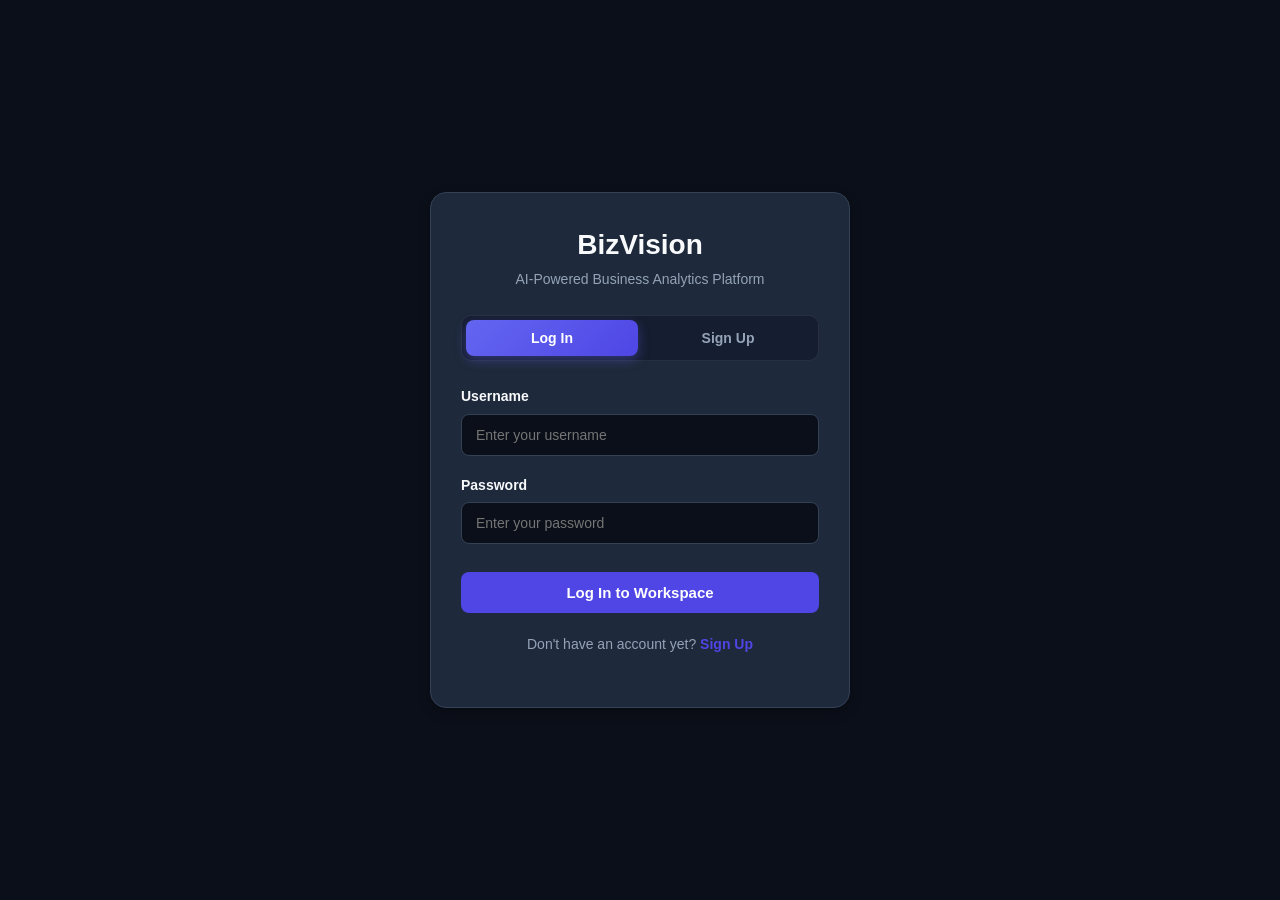
<file: frontend/insights.html>
<!DOCTYPE html>
<html lang="en">

<head>
    <meta charset="UTF-8">
    <meta name="viewport" content="width=device-width, initial-scale=1.0">
    <meta name="description" content="BizVision - AI-Powered Business Analytics & Automated Executive Insights">
    <title>AI Insights - BizVision</title>
    <link rel="icon" type="image/svg+xml" href="favicon.svg">
    <link rel="alternate icon" href="favicon.ico">
    <link rel="stylesheet" href="css/style.css">
    <link rel="stylesheet" href="css/responsive.css">
    <script src="js/auth.js"></script>

    <style>
        /* ═══════════════════════════════════════════════════════════════════════
           BIZVISION AI INSIGHTS — MODERN PREMIUM DARK THEME STYLING
           ═══════════════════════════════════════════════════════════════════════ */

        .insights-page-wrapper {
            max-width: 1280px;
            margin: 0 auto;
            padding-bottom: 50px;
        }

        /* ── Action & Control Top Bar ── */
        .insights-control-bar {
            background: linear-gradient(145deg, #111827 0%, #0d1527 100%);
            border: 1px solid #1f293d;
            border-radius: 14px;
            padding: 16px 22px;
            margin-bottom: 24px;
            display: flex;
            flex-wrap: wrap;
            align-items: center;
            justify-content: space-between;
            gap: 16px;
            box-shadow: 0 4px 20px rgba(0, 0, 0, 0.25);
        }

        .control-group-left {
            display: flex;
            align-items: center;
            gap: 14px;
            flex-wrap: wrap;
        }

        .dataset-select-label {
            font-size: 13.5px;
            font-weight: 600;
            color: #94a3b8;
            display: flex;
            align-items: center;
            gap: 6px;
        }

        .insights-select {
            background: #0b0f19;
            color: #f8fafc;
            border: 1px solid #334155;
            padding: 9px 16px;
            border-radius: 9px;
            font-size: 14px;
            font-weight: 500;
            min-width: 260px;
            cursor: pointer;
            transition: all 0.2s ease;
            outline: none;
        }

        .insights-select:focus {
            border-color: #38bdf8;
            box-shadow: 0 0 0 3px rgba(56, 189, 248, 0.15);
        }

        .control-group-right {
            display: flex;
            align-items: center;
            gap: 12px;
            flex-wrap: wrap;
        }

        .freshness-tag {
            font-size: 12px;
            color: #94a3b8;
            display: flex;
            align-items: center;
            gap: 6px;
            background: rgba(30, 41, 59, 0.6);
            padding: 6px 12px;
            border-radius: 20px;
            border: 1px solid #334155;
        }

        .freshness-tag .dot {
            width: 7px;
            height: 7px;
            border-radius: 50%;
            background: #10b981;
            box-shadow: 0 0 8px #10b981;
        }

        .btn-regenerate {
            background: linear-gradient(135deg, #0284c7 0%, #0369a1 100%);
            color: #ffffff;
            border: 1px solid #38bdf8;
            padding: 9px 18px;
            border-radius: 9px;
            font-size: 13.5px;
            font-weight: 600;
            cursor: pointer;
            display: inline-flex;
            align-items: center;
            gap: 8px;
            transition: all 0.2s ease;
            box-shadow: 0 2px 10px rgba(2, 132, 199, 0.3);
        }

        .btn-regenerate:hover:not(:disabled) {
            background: linear-gradient(135deg, #0369a1 0%, #0284c7 100%);
            box-shadow: 0 4px 16px rgba(56, 189, 248, 0.4);
            transform: translateY(-1px);
        }

        .btn-regenerate:disabled {
            opacity: 0.65;
            cursor: not-allowed;
            transform: none;
            background: #1e293b;
            border-color: #334155;
            color: #94a3b8;
        }

        /* ── Fallback Warning Chip ── */
        .ai-fallback-chip {
            background: rgba(245, 158, 11, 0.12);
            border: 1px solid rgba(245, 158, 11, 0.35);
            color: #fbbf24;
            padding: 8px 16px;
            border-radius: 8px;
            font-size: 13px;
            margin-bottom: 20px;
            display: none;
            align-items: center;
            gap: 8px;
        }

        /* ── 2. KEY TAKEAWAY BANNER ── */
        .key-takeaway-banner {
            background: linear-gradient(135deg, #0d1527 0%, #111d35 50%, #0c182f 100%);
            border: 1px solid rgba(56, 189, 248, 0.35);
            border-radius: 14px;
            padding: 24px 28px;
            margin-bottom: 24px;
            box-shadow: 0 8px 28px rgba(0, 0, 0, 0.35), inset 0 1px 0 rgba(255, 255, 255, 0.05);
            position: relative;
            overflow: hidden;
            display: flex;
            align-items: flex-start;
            gap: 18px;
        }

        .key-takeaway-banner::before {
            content: '';
            position: absolute;
            top: 0;
            left: 0;
            width: 4px;
            height: 100%;
            background: linear-gradient(180deg, #38bdf8 0%, #6366f1 100%);
        }

        .takeaway-icon-box {
            background: rgba(56, 189, 248, 0.12);
            color: #38bdf8;
            border: 1px solid rgba(56, 189, 248, 0.25);
            width: 46px;
            height: 46px;
            border-radius: 12px;
            display: flex;
            align-items: center;
            justify-content: center;
            font-size: 22px;
            flex-shrink: 0;
        }

        .takeaway-content {
            flex: 1;
        }

        .takeaway-badge-row {
            display: flex;
            align-items: center;
            gap: 10px;
            margin-bottom: 8px;
        }

        .takeaway-tag {
            font-size: 11px;
            font-weight: 700;
            text-transform: uppercase;
            letter-spacing: 0.8px;
            color: #38bdf8;
            background: rgba(56, 189, 248, 0.15);
            padding: 3px 10px;
            border-radius: 20px;
        }

        .takeaway-verified-badge {
            font-size: 11.5px;
            color: #2dd4bf;
            display: inline-flex;
            align-items: center;
            gap: 4px;
            font-weight: 500;
        }

        .takeaway-text {
            font-size: 17px;
            font-weight: 700;
            line-height: 1.55;
            color: #f8fafc;
            margin: 0;
            letter-spacing: -0.2px;
        }

        .takeaway-text span.highlight {
            color: #38bdf8;
            font-weight: 800;
        }

        /* ── 3. FILTER CHIPS ── */
        .filter-chips-section {
            display: flex;
            align-items: center;
            gap: 8px;
            flex-wrap: wrap;
            margin-bottom: 22px;
        }

        .filter-label {
            font-size: 13px;
            font-weight: 600;
            color: #64748b;
            margin-right: 4px;
        }

        .filter-chip {
            background: #111827;
            border: 1px solid #1f293d;
            color: #94a3b8;
            padding: 7px 16px;
            border-radius: 24px;
            font-size: 13px;
            font-weight: 600;
            cursor: pointer;
            display: inline-flex;
            align-items: center;
            gap: 6px;
            transition: all 0.2s ease;
        }

        .filter-chip:hover {
            background: #1e293b;
            color: #f1f5f9;
            border-color: #334155;
        }

        .filter-chip.active {
            background: #0284c7;
            color: #ffffff;
            border-color: #38bdf8;
            box-shadow: 0 2px 10px rgba(2, 132, 199, 0.35);
        }

        .filter-count {
            background: rgba(255, 255, 255, 0.15);
            padding: 1px 7px;
            border-radius: 12px;
            font-size: 11px;
        }

        /* ── 4. INSIGHT CARDS GRID (2 Columns on Desktop) ── */
        .insight-cards-grid {
            display: grid;
            grid-template-columns: repeat(2, 1fr);
            gap: 22px;
            margin-bottom: 26px;
        }

        .insight-card {
            background: #0e1526;
            border: 1px solid #1c273c;
            border-radius: 14px;
            padding: 22px;
            display: flex;
            flex-direction: column;
            justify-content: space-between;
            transition: transform 0.2s ease, box-shadow 0.2s ease, border-color 0.2s ease;
            position: relative;
            overflow: hidden;
            box-shadow: 0 4px 18px rgba(0, 0, 0, 0.2);
        }

        .insight-card:hover {
            transform: translateY(-2px);
            box-shadow: 0 8px 24px rgba(0, 0, 0, 0.35);
        }

        .insight-card::before {
            content: '';
            position: absolute;
            top: 0;
            left: 0;
            width: 100%;
            height: 3px;
        }

        /* Color Coding Rules:
           Growth = Green (#10b981)
           Risk = Red (#ef4444)
           Recommendation = Blue (#3b82f6)
           Performance = Neutral / Indigo (#818cf8)
        */

        /* Growth Card */
        .insight-card.card-growth {
            border-left: 3px solid #10b981;
        }
        .insight-card.card-growth .card-badge {
            background: rgba(16, 185, 129, 0.14);
            color: #10b981;
            border: 1px solid rgba(16, 185, 129, 0.3);
        }
        .insight-card.card-growth .proof-number {
            color: #10b981;
            background: rgba(16, 185, 129, 0.1);
            border: 1px solid rgba(16, 185, 129, 0.25);
        }

        /* Risk Card */
        .insight-card.card-risk {
            border-left: 3px solid #ef4444;
        }
        .insight-card.card-risk .card-badge {
            background: rgba(239, 68, 68, 0.14);
            color: #ef4444;
            border: 1px solid rgba(239, 68, 68, 0.3);
        }
        .insight-card.card-risk .proof-number {
            color: #ef4444;
            background: rgba(239, 68, 68, 0.1);
            border: 1px solid rgba(239, 68, 68, 0.25);
        }

        /* Recommendation Card */
        .insight-card.card-recommendation {
            border-left: 3px solid #3b82f6;
        }
        .insight-card.card-recommendation .card-badge {
            background: rgba(59, 130, 246, 0.14);
            color: #38bdf8;
            border: 1px solid rgba(59, 130, 246, 0.3);
        }
        .insight-card.card-recommendation .proof-number {
            color: #38bdf8;
            background: rgba(59, 130, 246, 0.1);
            border: 1px solid rgba(59, 130, 246, 0.25);
        }

        /* Performance Card */
        .insight-card.card-performance {
            border-left: 3px solid #818cf8;
        }
        .insight-card.card-performance .card-badge {
            background: rgba(99, 102, 241, 0.14);
            color: #a5b4fc;
            border: 1px solid rgba(99, 102, 241, 0.3);
        }
        .insight-card.card-performance .proof-number {
            color: #e2e8f0;
            background: rgba(99, 102, 241, 0.1);
            border: 1px solid rgba(99, 102, 241, 0.25);
        }

        /* Card Header */
        .card-header-row {
            display: flex;
            align-items: center;
            justify-content: space-between;
            margin-bottom: 12px;
            gap: 12px;
        }

        .card-badge {
            display: inline-flex;
            align-items: center;
            gap: 6px;
            padding: 4px 11px;
            border-radius: 20px;
            font-size: 11.5px;
            font-weight: 700;
            text-transform: uppercase;
            letter-spacing: 0.5px;
        }

        .proof-number {
            font-size: 14px;
            font-weight: 800;
            padding: 4px 10px;
            border-radius: 8px;
            white-space: nowrap;
        }

        .card-title {
            font-size: 15.5px;
            font-weight: 700;
            color: #f1f5f9;
            margin: 0 0 8px 0;
        }

        .card-body-text {
            font-size: 14px;
            line-height: 1.6;
            color: #cbd5e1;
            margin: 0 0 16px 0;
            min-height: 44px;
        }

        /* Supporting Proof & Sparkline Section */
        .card-proof-section {
            background: rgba(11, 15, 25, 0.7);
            border: 1px solid #1a2334;
            border-radius: 10px;
            padding: 12px 14px;
            display: flex;
            align-items: center;
            justify-content: space-between;
            gap: 12px;
        }

        .proof-meta-info {
            display: flex;
            flex-direction: column;
            gap: 2px;
        }

        .proof-caption {
            font-size: 11px;
            font-weight: 600;
            text-transform: uppercase;
            letter-spacing: 0.5px;
            color: #64748b;
        }

        .proof-desc {
            font-size: 12.5px;
            font-weight: 600;
            color: #94a3b8;
        }

        .sparkline-canvas-box {
            width: 140px;
            height: 40px;
            display: flex;
            align-items: center;
            justify-content: flex-end;
        }

        .sparkline-canvas {
            width: 140px;
            height: 40px;
            display: block;
        }

        /* ── 5. FORECAST OUTLOOK SECTION ── */
        .forecast-outlook-card {
            background: linear-gradient(145deg, #0d1527 0%, #121c32 100%);
            border: 1px solid #1f2d45;
            border-radius: 14px;
            padding: 24px;
            margin-bottom: 24px;
            box-shadow: 0 6px 24px rgba(0, 0, 0, 0.25);
        }

        .forecast-header-row {
            display: flex;
            align-items: center;
            justify-content: space-between;
            flex-wrap: wrap;
            gap: 14px;
            margin-bottom: 18px;
            padding-bottom: 14px;
            border-bottom: 1px solid #1a253a;
        }

        .forecast-title-box {
            display: flex;
            align-items: center;
            gap: 10px;
        }

        .forecast-title-box h3 {
            margin: 0;
            font-size: 17px;
            font-weight: 700;
            color: #f8fafc;
        }

        .btn-view-forecast {
            color: #38bdf8;
            background: rgba(56, 189, 248, 0.1);
            border: 1px solid rgba(56, 189, 248, 0.3);
            padding: 6px 14px;
            border-radius: 8px;
            font-size: 12.5px;
            font-weight: 600;
            text-decoration: none;
            display: inline-flex;
            align-items: center;
            gap: 6px;
            transition: all 0.2s ease;
        }

        .btn-view-forecast:hover {
            background: #0284c7;
            color: #ffffff;
            border-color: #0284c7;
        }

        .forecast-metrics-grid {
            display: grid;
            grid-template-columns: repeat(3, 1fr);
            gap: 16px;
            margin-bottom: 16px;
        }

        .fc-metric-item {
            background: #090d16;
            border: 1px solid #192437;
            border-radius: 10px;
            padding: 14px 16px;
        }

        .fc-label {
            font-size: 12px;
            color: #64748b;
            font-weight: 600;
            text-transform: uppercase;
            letter-spacing: 0.5px;
            margin-bottom: 4px;
        }

        .fc-val {
            font-size: 18px;
            font-weight: 700;
            color: #f8fafc;
            display: flex;
            align-items: center;
            gap: 6px;
        }

        .fc-val.trend-up {
            color: #10b981;
        }

        .fc-val.trend-down {
            color: #ef4444;
        }

        .forecast-summary-p {
            font-size: 13.5px;
            line-height: 1.6;
            color: #94a3b8;
            margin: 0;
        }

        /* ── 6. ACTIONS: DOWNLOAD & EMAIL ── */
        .bottom-actions-section {
            background: #0e1526;
            border: 1px solid #1c273c;
            border-radius: 14px;
            padding: 18px 24px;
            margin-bottom: 26px;
            display: flex;
            align-items: center;
            justify-content: space-between;
            flex-wrap: wrap;
            gap: 14px;
        }

        .actions-label-box {
            display: flex;
            flex-direction: column;
            gap: 2px;
        }

        .actions-title {
            font-size: 15px;
            font-weight: 700;
            color: #f8fafc;
        }

        .actions-sub {
            font-size: 12.5px;
            color: #64748b;
        }

        .actions-btn-group {
            display: flex;
            align-items: center;
            gap: 10px;
            flex-wrap: wrap;
        }

        .btn-action-outline {
            background: #111827;
            border: 1px solid #334155;
            color: #e2e8f0;
            padding: 9px 18px;
            border-radius: 8px;
            font-size: 13.5px;
            font-weight: 600;
            cursor: pointer;
            display: inline-flex;
            align-items: center;
            gap: 8px;
            transition: all 0.2s ease;
        }

        .btn-action-outline:hover:not(:disabled) {
            background: #1e293b;
            border-color: #64748b;
            color: #ffffff;
        }

        .btn-action-primary {
            background: linear-gradient(135deg, #0284c7 0%, #0369a1 100%);
            border: 1px solid #38bdf8;
            color: #ffffff;
            padding: 9px 18px;
            border-radius: 8px;
            font-size: 13.5px;
            font-weight: 600;
            cursor: pointer;
            display: inline-flex;
            align-items: center;
            gap: 8px;
            transition: all 0.2s ease;
            box-shadow: 0 2px 10px rgba(2, 132, 199, 0.25);
        }

        .btn-action-primary:hover:not(:disabled) {
            background: linear-gradient(135deg, #0369a1 0%, #0284c7 100%);
            transform: translateY(-1px);
        }

        /* ── 7. EMPTY STATE ── */
        .insights-empty-state {
            background: linear-gradient(145deg, #0d1527 0%, #111827 100%);
            border: 2px dashed #1f293d;
            border-radius: 16px;
            padding: 60px 30px;
            text-align: center;
            margin: 20px 0;
            display: none;
        }

        .empty-icon-circle {
            width: 72px;
            height: 72px;
            border-radius: 50%;
            background: rgba(56, 189, 248, 0.1);
            border: 1px solid rgba(56, 189, 248, 0.25);
            display: inline-flex;
            align-items: center;
            justify-content: center;
            font-size: 32px;
            margin-bottom: 18px;
        }

        .empty-title {
            font-size: 19px;
            font-weight: 700;
            color: #f8fafc;
            margin: 0 0 8px 0;
        }

        .empty-desc {
            font-size: 14.5px;
            color: #94a3b8;
            max-width: 520px;
            margin: 0 auto 20px auto;
            line-height: 1.6;
        }

        /* ── Toast Notifications ── */
        .insights-toast {
            position: fixed;
            bottom: 24px;
            right: 24px;
            background: #111827;
            border: 1px solid #334155;
            color: #f8fafc;
            padding: 12px 20px;
            border-radius: 10px;
            font-size: 13.5px;
            font-weight: 500;
            box-shadow: 0 8px 24px rgba(0, 0, 0, 0.4);
            display: flex;
            align-items: center;
            gap: 10px;
            z-index: 9999;
            transform: translateY(100px);
            opacity: 0;
            transition: all 0.3s cubic-bezier(0.16, 1, 0.3, 1);
        }

        .insights-toast.show {
            transform: translateY(0);
            opacity: 1;
        }

        .insights-toast.success {
            border-color: #10b981;
        }

        .insights-toast.error {
            border-color: #ef4444;
        }

        /* ── RESPONSIVE RULES ── */
        @media (max-width: 960px) {
            .insight-cards-grid {
                grid-template-columns: 1fr;
            }
            .forecast-metrics-grid {
                grid-template-columns: 1fr;
            }
        }

        @media (max-width: 640px) {
            .insights-control-bar {
                flex-direction: column;
                align-items: stretch;
            }
            .control-group-left, .control-group-right {
                flex-direction: column;
                align-items: stretch;
            }
            .insights-select {
                min-width: 100%;
            }
            .bottom-actions-section {
                flex-direction: column;
                align-items: stretch;
            }
            .actions-btn-group {
                flex-direction: column;
                width: 100%;
            }
            .actions-btn-group button {
                width: 100%;
                justify-content: center;
            }
        }
    </style>
</head>

<body class="insights-page">
    <!-- APP HEADER -->
    <header role="banner" class="app-header">
        <div class="header-left">
            <button id="mobile-menu-btn" class="mobile-menu-toggle" aria-label="Toggle Navigation" title="Toggle Sidebar Navigation">
                ☰
            </button>
            <a href="index.html" class="logo-container">
                <span class="logo-icon">📊</span>
                <div class="logo-text">
                    <h1 class="logo-title">BizVision</h1>
                    <span class="logo-subtitle">Analytics Dashboard</span>
                </div>
            </a>
        </div>

        <div class="header-middle">
            <div class="dataset-search-wrapper">
                <span class="dataset-search-icon" title="Search active dataset">🔍</span>
                <input type="search" id="dataset-search-input" class="dataset-search-input" placeholder="Search anything in your dataset..." autocomplete="off">
            </div>
        </div>

        <div class="header-right">
            <div style="position: relative;">
                <button id="profile-btn" class="profile-trigger-btn" aria-label="User Profile">
                    <span id="avatar-initial" class="avatar-badge">P</span>
                    <span id="header-username-text" class="profile-username">User</span>
                    <span style="font-size: 10px; opacity: 0.8;">▾</span>
                </button>
                <div id="profile-dropdown-menu" class="header-dropdown-menu" style="display: none;">
                    <div class="dropdown-header-info">
                        <strong id="menu-user-name">User</strong>
                        <div id="menu-user-email" style="font-size: 12px; opacity: 0.75; margin-top: 2px;">user@bizvision.com</div>
                    </div>
                    <a href="profile.html" class="dropdown-item-link">👤 My Profile</a>
                    <a href="settings.html" class="dropdown-item-link">⚙️ Account Settings</a>
                    <a href="upload.html" class="dropdown-item-link">📁 Upload Datasets</a>
                    <div class="dropdown-divider"></div>
                    <button id="logout-menu-btn" class="dropdown-item-link danger">🚪 Log Out</button>
                </div>
            </div>
        </div>
    </header>

    <div class="app-layout">
        <!-- SIDEBAR NAVIGATION -->
        <nav role="navigation" aria-label="Main navigation" class="sidebar-nav">
            <ul class="nav-list nav-list-main">
                <li class="nav-item">
                    <a href="index.html" class="nav-link">
                        <span class="nav-icon">📊</span>
                        <span class="nav-label">Dashboard</span>
                    </a>
                </li>
                <li class="nav-item">
                    <a href="upload.html" class="nav-link">
                        <span class="nav-icon">📁</span>
                        <span class="nav-label">Upload Data</span>
                    </a>
                </li>
                <li class="nav-item">
                    <a href="forecast.html" class="nav-link">
                        <span class="nav-icon">🔮</span>
                        <span class="nav-label">Forecasting</span>
                    </a>
                </li>
                <li class="nav-item">
                    <a href="compare.html" class="nav-link">
                        <span class="nav-icon">⚖️</span>
                        <span class="nav-label">Compare Dataset</span>
                    </a>
                </li>
                <li class="nav-item active">
                    <a href="insights.html" class="nav-link" aria-current="page">
                        <span class="nav-icon">💡</span>
                        <span class="nav-label">AI Insight</span>
                    </a>
                </li>
                <li class="nav-item">
                    <a href="reports.html" class="nav-link">
                        <span class="nav-icon">📄</span>
                        <span class="nav-label">Report</span>
                    </a>
                </li>
            </ul>

            <div class="nav-section-bottom">
                <ul class="nav-list nav-list-bottom">
                    <li class="nav-item">
                        <a href="profile.html" class="nav-link">
                            <span class="nav-icon">👤</span>
                            <span class="nav-label">My Profile</span>
                        </a>
                    </li>
                    <li class="nav-item">
                        <a href="settings.html" class="nav-link">
                            <span class="nav-icon">⚙️</span>
                            <span class="nav-label">Settings</span>
                        </a>
                    </li>
                </ul>
            </div>
        </nav>

        <!-- MAIN CONTENT AREA -->
        <main role="main" class="main-content">
            <div class="insights-page-wrapper">
                <!-- PAGE TITLE -->
                <section class="page-header" style="margin-bottom: 20px;">
                    <h2 class="page-title">AI Business Insights</h2>
                    <p class="page-description">Automated data-to-English executive intelligence, key driver breakdowns, risk alerts, and forecast outlook.</p>
                </section>

                <!-- 1. DATASET SELECTOR & REGENERATE TOP BAR -->
                <section class="insights-control-bar">
                    <div class="control-group-left">
                        <label for="insight-dataset-select" class="dataset-select-label">
                            📁 Cleaned Dataset:
                        </label>
                        <select id="insight-dataset-select" class="insights-select">
                            <option value="">Select a cleaned dataset...</option>
                        </select>
                    </div>

                    <div class="control-group-right" style="display: flex; gap: 8px; align-items: center; flex-wrap: wrap;">
                        <input type="file" id="insights-upload-input" accept=".csv,.xlsx,.xls" style="display: none;">
                        <label for="insights-upload-input" class="btn-regenerate" style="background: #0284c7; cursor: pointer; text-decoration: none; display: inline-flex; align-items: center; gap: 6px;">
                            <span>📁</span> Upload Cleaned Dataset
                        </label>
                        <div id="freshness-container" class="freshness-tag" style="display: none;">
                            <span class="dot"></span>
                            <span id="freshness-text">Generated just now</span>
                        </div>
                        <button id="regenerate-btn" class="btn-regenerate" disabled>
                            🔄 Regenerate Insights
                        </button>
                    </div>
                </section>

                <!-- AI API FALLBACK BANNER -->
                <div id="ai-fallback-banner" class="ai-fallback-chip">
                    <span>⚠️</span>
                    <span id="ai-fallback-text">AI summary is temporarily unavailable — Showing calculated statistics.</span>
                </div>

                <!-- 11. EMPTY STATE (shown before dataset is selected) -->
                <section id="empty-state-section" class="insights-empty-state">
                    <div class="empty-icon-circle">💡</div>
                    <h3 class="empty-title">Select or upload a cleaned dataset to generate AI insights.</h3>
                    <p class="empty-desc">
                        Choose any of your uploaded and cleaned business datasets from the dropdown above, or upload a cleaned CSV/Excel file directly to calculate verified facts, detect growth drivers, identify risks, and translate numbers into clear executive takeaways.
                    </p>
                    <div style="display: flex; justify-content: center; gap: 12px; margin-top: 18px; flex-wrap: wrap;">
                        <a href="upload.html" class="btn-regenerate" style="background: #0284c7; cursor: pointer; text-decoration: none; padding: 10px 22px; font-size: 13.5px; display: inline-flex; align-items: center; gap: 8px;">
                            <span>📁</span> Upload Cleaned Dataset Now
                        </a>
                    </div>
                </section>

                <!-- MAIN INSIGHTS CONTENT CONTAINER (hidden until dataset selected) -->
                <div id="insights-content-container" style="display: none;">
                    <!-- 2. KEY TAKEAWAY BANNER (Single Bold Sentence) -->
                    <section class="key-takeaway-banner" id="takeaway-banner">
                        <div class="takeaway-icon-box">✨</div>
                        <div class="takeaway-content">
                            <div class="takeaway-badge-row">
                                <span class="takeaway-tag">Executive Key Takeaway</span>
                                <span class="takeaway-verified-badge">✓ Verified Numbers</span>
                            </div>
                            <h3 id="takeaway-sentence" class="takeaway-text">
                                Analyzing verified dataset metrics...
                            </h3>
                        </div>
                    </section>

                    <!-- 7. CATEGORY FILTER CHIPS -->
                    <section class="filter-chips-section">
                        <span class="filter-label">Filter:</span>
                        <button class="filter-chip active" data-filter="all">
                            All <span id="count-all" class="filter-count">4</span>
                        </button>
                        <button class="filter-chip" data-filter="performance">
                            📊 Performance <span id="count-performance" class="filter-count">1</span>
                        </button>
                        <button class="filter-chip" data-filter="growth">
                            📈 Growth Opportunity <span id="count-growth" class="filter-count">1</span>
                        </button>
                        <button class="filter-chip" data-filter="risk">
                            ⚠️ Risk Alert <span id="count-risk" class="filter-count">1</span>
                        </button>
                        <button class="filter-chip" data-filter="recommendation">
                            💡 Recommendation <span id="count-recommendation" class="filter-count">1</span>
                        </button>
                    </section>

                    <!-- 3 & 4. INSIGHT CARDS GRID (2 Columns on Desktop) -->
                    <section class="insight-cards-grid" id="insight-cards-container">
                        <!-- Populated dynamically via JS -->
                    </section>

                    <!-- 5. FORECAST OUTLOOK SECTION -->
                    <section class="forecast-outlook-card" id="forecast-outlook-section">
                        <div class="forecast-header-row">
                            <div class="forecast-title-box">
                                <span style="font-size: 20px;">🔮</span>
                                <div>
                                    <h3>Short-Term Forecast Outlook</h3>
                                    <span style="font-size: 12px; color: #64748b;">Machine learning predictive trajectory (Next 1–3 Months)</span>
                                </div>
                            </div>
                            <a id="link-forecast-page" href="forecast.html" class="btn-view-forecast">
                                View Full Forecasting Page →
                            </a>
                        </div>

                        <div class="forecast-metrics-grid">
                            <div class="fc-metric-item">
                                <div class="fc-label">Trend Direction</div>
                                <div id="fc-trend-val" class="fc-val trend-up">
                                    <span>↗</span> Upward Growth
                                </div>
                            </div>
                            <div class="fc-metric-item">
                                <div class="fc-label">Expected Growth</div>
                                <div id="fc-growth-val" class="fc-val trend-up">
                                    +12.4%
                                </div>
                            </div>
                            <div class="fc-metric-item">
                                <div class="fc-label">Confidence Level</div>
                                <div id="fc-conf-val" class="fc-val" style="font-size: 15px; color: #38bdf8;">
                                    95% Confidence Interval
                                </div>
                            </div>
                        </div>

                        <p id="fc-summary-text" class="forecast-summary-p">
                            Predicted run-rate exhibits continuous positive momentum based on historical multi-period models.
                        </p>
                    </section>

                    <!-- 9. DOWNLOAD AND EMAIL ACTIONS -->
                    <section class="bottom-actions-section">
                        <div class="actions-label-box">
                            <div class="actions-title">Export & Distribute Executive Insights</div>
                            <div class="actions-sub">Download your verified intelligence report or email the summary directly to your inbox.</div>
                        </div>

                        <div class="actions-btn-group">
                            <button id="btn-download-insights" class="btn-action-outline">
                                📥 Download Insights
                            </button>
                            <button id="btn-email-insights" class="btn-action-primary">
                                ✉️ Send to Email
                            </button>
                        </div>
                    </section>
                </div>

                <!-- INTERACTIVE AI DATASET ASSISTANT (Chat Engine) -->
                <section class="ai-chat-box" style="margin-top: 30px;">
                    <div style="display: flex; align-items: center; gap: 10px; margin-bottom: 15px;">
                        <span style="font-size: 24px;">🤖</span>
                        <div>
                            <h3 style="margin: 0; font-size: 17px; color: #f8fafc;">Ask AI Dataset Assistant</h3>
                            <p style="margin: 2px 0 0 0; font-size: 13px; color: #94a3b8;">Ask questions in plain English about your selected cleaned dataset.</p>
                        </div>
                    </div>

                    <div style="display: flex; gap: 8px; flex-wrap: wrap; margin-bottom: 14px;">
                        <span class="prompt-chip" onclick="askPresetPrompt('What is the main revenue driver in this dataset?')">💡 Main Revenue Driver</span>
                        <span class="prompt-chip" onclick="askPresetPrompt('Are there any anomalies or outliers?')">⚠️ Find Outliers</span>
                        <span class="prompt-chip" onclick="askPresetPrompt('What is the predicted growth forecast?')">📈 Growth Forecast</span>
                        <span class="prompt-chip" onclick="askPresetPrompt('Summarize data cleanliness and record volume.')">🧹 Data Quality Audit</span>
                    </div>

                    <div id="chat-messages" class="chat-messages">
                        <div class="msg-bubble msg-ai">
                            Hello! I am your BizVision AI Intelligence Assistant. Select a dataset above to ask questions about your verified business numbers.
                        </div>
                    </div>

                    <form id="ai-query-form" style="display: flex; gap: 10px;">
                        <input type="text" id="ai-query-input" placeholder="Ask a question about your data numbers..." style="flex: 1; padding: 11px 14px; border-radius: 8px; border: 1px solid #334155; background: #0b0f19; color: #f8fafc; font-size: 14px;">
                        <button type="submit" class="btn" style="background-color: #0284c7; color: white; padding: 11px 22px; border-radius: 8px; border: none; font-weight: 600; cursor: pointer;">
                            Send Query
                        </button>
                    </form>
                </section>
            </div>
        </main>
    </div>

    <!-- TOAST NOTIFICATION CONTAINER -->
    <div id="insights-toast" class="insights-toast">
        <span id="toast-icon">ℹ️</span>
        <span id="toast-message">Message text</span>
    </div>

    <script src="js/api.js"></script>

    <script>
        /* ═══════════════════════════════════════════════════════════════════════
           AI INSIGHTS CONTROLLER
           ═══════════════════════════════════════════════════════════════════════ */

        let activeDatasetId = '';
        let currentInsightsData = null;
        let activeFilter = 'all';

        // DOM Elements
        const datasetSelect = document.getElementById('insight-dataset-select');
        const regenerateBtn = document.getElementById('regenerate-btn');
        const emptyStateSection = document.getElementById('empty-state-section');
        const contentContainer = document.getElementById('insights-content-container');
        const takeawaySentence = document.getElementById('takeaway-sentence');
        const cardsContainer = document.getElementById('insight-cards-container');
        const fallbackBanner = document.getElementById('ai-fallback-banner');
        const fallbackText = document.getElementById('ai-fallback-text');
        const freshnessContainer = document.getElementById('freshness-container');
        const freshnessText = document.getElementById('freshness-text');
        const btnDownload = document.getElementById('btn-download-insights');
        const btnEmail = document.getElementById('btn-email-insights');
        const linkForecast = document.getElementById('link-forecast-page');

        // Forecast Outlook Elements
        const fcTrendVal = document.getElementById('fc-trend-val');
        const fcGrowthVal = document.getElementById('fc-growth-val');
        const fcConfVal = document.getElementById('fc-conf-val');
        const fcSummaryText = document.getElementById('fc-summary-text');

        // Toast Helper
        function showToast(message, type = 'info') {
            const toast = document.getElementById('insights-toast');
            const msgEl = document.getElementById('toast-message');
            const iconEl = document.getElementById('toast-icon');

            toast.className = `insights-toast ${type} show`;
            msgEl.textContent = message;
            iconEl.textContent = type === 'success' ? '✅' : (type === 'error' ? '❌' : 'ℹ️');

            setTimeout(() => {
                toast.classList.remove('show');
            }, 3800);
        }

        // Relative Timestamp Formatter
        function formatRelativeTime(isoString) {
            if (!isoString) return 'Generated recently';
            const date = new Date(isoString);
            const now = new Date();
            const diffSec = Math.floor((now - date) / 1000);

            if (diffSec < 60) return 'Generated just now';
            const diffMin = Math.floor(diffSec / 60);
            if (diffMin === 1) return 'Generated 1 minute ago';
            if (diffMin < 60) return `Generated ${diffMin} minutes ago`;
            const diffHours = Math.floor(diffMin / 60);
            if (diffHours === 1) return 'Generated 1 hour ago';
            if (diffHours < 24) return `Generated ${diffHours} hours ago`;
            return `Generated on ${date.toLocaleDateString()}`;
        }

        // Initialize Page
        document.addEventListener('DOMContentLoaded', async () => {
            await populateDatasetsDropdown();

            datasetSelect.addEventListener('change', () => {
                const val = datasetSelect.value;
                if (val) {
                    activeDatasetId = val;
                    sessionStorage.setItem('currentTableName', val);
                    window.dispatchEvent(new CustomEvent('datasetChanged', { detail: { table: val } }));
                    loadInsights(val, false);
                } else {
                    activeDatasetId = '';
                    showEmptyState();
                }
            });

            window.addEventListener('datasetChanged', (e) => {
                const val = e.detail && e.detail.table ? e.detail.table : null;
                if (val && val !== activeDatasetId) {
                    activeDatasetId = val;
                    sessionStorage.setItem('currentTableName', val);
                    datasetSelect.value = val;
                    loadInsights(val, false);
                }
            });

            regenerateBtn.addEventListener('click', () => {
                if (activeDatasetId) {
                    runRegenerate(activeDatasetId);
                }
            });

            // Filter Chips Event Delegation
            document.querySelectorAll('.filter-chip').forEach(chip => {
                chip.addEventListener('click', () => {
                    document.querySelectorAll('.filter-chip').forEach(c => c.classList.remove('active'));
                    chip.classList.add('active');
                    activeFilter = chip.dataset.filter;
                    filterCards(activeFilter);
                });
            });

            // Download Button
            btnDownload.addEventListener('click', async () => {
                if (!activeDatasetId) return;
                try {
                    btnDownload.disabled = true;
                    btnDownload.textContent = '⏳ Preparing Download...';
                    await window.API.downloadInsightsReport(activeDatasetId);
                    showToast('Insights summary report downloaded successfully!', 'success');
                } catch (err) {
                    showToast(err.message || 'Download failed', 'error');
                } finally {
                    btnDownload.disabled = false;
                    btnDownload.innerHTML = '📥 Download Insights';
                }
            });

            // Email Button
            btnEmail.addEventListener('click', async () => {
                if (!activeDatasetId) return;
                const user = JSON.parse(localStorage.getItem('user_info') || '{}');
                const targetEmail = user.email || 'your account email';
                if (!confirm(`Send executive insights report for '${activeDatasetId}' to ${targetEmail}?`)) {
                    return;
                }

                try {
                    btnEmail.disabled = true;
                    btnEmail.textContent = '⏳ Dispatching Email...';
                    const res = await window.API.sendInsightsEmail(activeDatasetId);
                    if (res.warning) {
                        showToast(res.message || res.warning, 'info');
                    } else {
                        showToast(`Executive Insights sent to ${targetEmail}!`, 'success');
                    }
                } catch (err) {
                    showToast(err.message || 'Could not send email', 'error');
                } finally {
                    btnEmail.disabled = false;
                    btnEmail.innerHTML = '✉️ Send to Email';
                }
            });

            // Direct Cleaned Dataset Upload & Demo Loaders
            const insightsUpload = document.getElementById('insights-upload-input');
            if (insightsUpload) {
                insightsUpload.addEventListener('change', async () => {
                    if (insightsUpload.files && insightsUpload.files[0]) {
                        const file = insightsUpload.files[0];
                        showToast(`Uploading & cleaning "${file.name}"...`, 'info');
                        try {
                            const res = await window.API.uploadDataset(file);
                            showToast(`✓ Dataset "${file.name}" cleaned & ready! Generating AI insights...`, 'success');
                            sessionStorage.setItem('currentTableName', res.table_name);
                            await populateDatasetsDropdown();
                            datasetSelect.value = res.table_name;
                            activeDatasetId = res.table_name;
                            loadInsights(res.table_name, false);
                        } catch (err) {
                            showToast(`Upload failed: ${err.message}`, 'error');
                        }
                    }
                });
            }

            const demoInsightsBtn = document.getElementById('btn-load-demo-insights');
            if (demoInsightsBtn) {
                demoInsightsBtn.style.display = 'none';
            }
        });

        // 1. Populate Dropdown with User's Cleaned Datasets
        async function populateDatasetsDropdown() {
            try {
                let datasets = [];
                if (window.API.fetchCleanedDatasets) {
                    try {
                        const res = await window.API.fetchCleanedDatasets();
                        datasets = res.datasets || [];
                    } catch (e) {
                        const tables = await window.API.fetchTables();
                        datasets = tables.map(t => ({ dataset_id: t, filename: t }));
                    }
                } else {
                    const tables = await window.API.fetchTables();
                    datasets = tables.map(t => ({ dataset_id: t, filename: t }));
                }

                datasetSelect.innerHTML = '<option value="">Select a cleaned dataset...</option>';

                if (datasets.length === 0) {
                    datasetSelect.innerHTML = '<option value="">No cleaned datasets available</option>';
                    showEmptyState();
                    return;
                }

                datasets.forEach(ds => {
                    const opt = document.createElement('option');
                    opt.value = ds.dataset_id;
                    const label = ds.filename && ds.filename !== ds.dataset_id 
                        ? `${ds.filename} (${ds.dataset_id})` 
                        : ds.dataset_id;
                    opt.textContent = label;
                    datasetSelect.appendChild(opt);
                });

                // Auto-select from URL parameter or session storage if present
                const urlParams = new URLSearchParams(window.location.search);
                const queryDataset = urlParams.get('dataset');
                const sessionDataset = sessionStorage.getItem('currentTableName');

                const targetToSelect = queryDataset || sessionDataset;
                if (targetToSelect && datasets.some(d => d.dataset_id === targetToSelect)) {
                    datasetSelect.value = targetToSelect;
                    activeDatasetId = targetToSelect;
                    loadInsights(targetToSelect, false);
                } else {
                    showEmptyState();
                }

            } catch (err) {
                console.error('Error fetching datasets:', err);
                datasetSelect.innerHTML = '<option value="">Error loading datasets</option>';
                showEmptyState();
            }
        }

        function showEmptyState() {
            emptyStateSection.style.display = 'block';
            contentContainer.style.display = 'none';
            freshnessContainer.style.display = 'none';
            regenerateBtn.disabled = true;
            fallbackBanner.style.display = 'none';
        }

        // 2. Load Insights
        async function loadInsights(datasetId, isRegenerate = false) {
            emptyStateSection.style.display = 'none';
            contentContainer.style.display = 'block';
            regenerateBtn.disabled = true;
            takeawaySentence.innerHTML = '<span style="color:#94a3b8; font-weight:normal;">Analyzing verified dataset facts and generating insights...</span>';

            try {
                const data = await window.API.fetchInsights(datasetId, isRegenerate);
                currentInsightsData = data;
                renderAllInsights(data);
            } catch (err) {
                console.error('Insights load error:', err);
                showToast(err.message || 'Failed to load insights', 'error');
                takeawaySentence.textContent = 'Unable to generate AI insights for this dataset. Please check data connection.';
            } finally {
                regenerateBtn.disabled = false;
            }
        }

        // 6. Regenerate Insights Button with Progress States
        async function runRegenerate(datasetId) {
            regenerateBtn.disabled = true;
            regenerateBtn.textContent = '⏳ Analyzing data...';

            const timer = setTimeout(() => {
                regenerateBtn.textContent = '✍️ Writing insights...';
            }, 650);

            try {
                const data = await window.API.fetchInsights(datasetId, true);
                clearTimeout(timer);
                currentInsightsData = data;
                renderAllInsights(data);
                regenerateBtn.textContent = '✅ Ready';
                showToast('Fresh insights calculated and cached!', 'success');
            } catch (err) {
                clearTimeout(timer);
                showToast(err.message || 'Regeneration failed', 'error');
                regenerateBtn.innerHTML = '🔄 Regenerate Insights';
                regenerateBtn.disabled = false;
                return;
            }

            setTimeout(() => {
                regenerateBtn.innerHTML = '🔄 Regenerate Insights';
                regenerateBtn.disabled = false;
            }, 1200);
        }

        // Render All UI Components
        function renderAllInsights(data) {
            // Freshness Timestamp
            freshnessContainer.style.display = 'inline-flex';
            freshnessText.textContent = formatRelativeTime(data.generated_at);

            // Fallback Banner
            if (data.ai_status === 'fallback') {
                fallbackBanner.style.display = 'flex';
                fallbackText.textContent = data.ai_note || 'AI summary is temporarily unavailable — Showing calculated statistics.';
            } else {
                fallbackBanner.style.display = 'none';
            }

            // Key Takeaway Banner
            takeawaySentence.textContent = data.key_takeaway || 'Dataset demonstrates verified operational activity.';

            // Render Insight Cards
            renderInsightCards(data.insights || []);

            // Render Forecast Outlook
            renderForecastOutlook(data.forecast_outlook || {});

            // Update forecast link
            linkForecast.href = `forecast.html?dataset=${encodeURIComponent(activeDatasetId)}`;
        }

        // 3, 4 & 8. Render Insight Cards with Colors, Proof Numbers, and Sparklines
        function renderInsightCards(insights) {
            cardsContainer.innerHTML = '';

            const counts = { all: insights.length, performance: 0, growth: 0, risk: 0, recommendation: 0 };

            insights.forEach((card, idx) => {
                const type = (card.type || 'performance').toLowerCase();
                if (counts[type] !== undefined) counts[type]++;

                const cardEl = document.createElement('div');
                cardEl.className = `insight-card card-${type}`;
                cardEl.dataset.category = type;
                cardEl.id = `insight-card-${idx}`;

                // Icon and label per card type
                let typeIcon = '📊';
                let typeLabel = 'Performance';
                let sparkColor = '#818cf8';

                if (type === 'growth') {
                    typeIcon = '📈';
                    typeLabel = 'Growth Opportunity';
                    sparkColor = '#10b981';
                } else if (type === 'risk') {
                    typeIcon = '⚠️';
                    typeLabel = 'Risk Alert';
                    sparkColor = '#ef4444';
                } else if (type === 'recommendation') {
                    typeIcon = '💡';
                    typeLabel = 'Recommendation';
                    sparkColor = '#38bdf8';
                }

                const canvasId = `sparkline-canvas-${idx}`;
                const sparkData = Array.isArray(card.mini_chart_data) && card.mini_chart_data.length > 0 
                    ? card.mini_chart_data 
                    : [100, 110, 125, 140, 160];

                cardEl.innerHTML = `
                    <div>
                        <div class="card-header-row">
                            <span class="card-badge">
                                <span>${typeIcon}</span>
                                <span>${typeLabel}</span>
                            </span>
                            <span class="proof-number">${card.key_number || 'Verified'}</span>
                        </div>
                        <h4 class="card-title">${card.title || typeLabel}</h4>
                        <p class="card-body-text">${card.text || ''}</p>
                    </div>

                    <div class="card-proof-section">
                        <div class="proof-meta-info">
                            <span class="proof-caption">Supporting Proof</span>
                            <span class="proof-desc">${card.key_number ? `Verified: ${card.key_number}` : 'Cleaned Data Metric'}</span>
                        </div>
                        <div class="sparkline-canvas-box">
                            <canvas id="${canvasId}" class="sparkline-canvas" width="140" height="40"></canvas>
                        </div>
                    </div>
                `;

                cardsContainer.appendChild(cardEl);

                // Draw Mini Canvas Sparkline
                setTimeout(() => {
                    drawSparkline(canvasId, sparkData, sparkColor);
                }, 30);
            });

            // Update Counts in Filter Chips
            document.getElementById('count-all').textContent = counts.all;
            document.getElementById('count-performance').textContent = counts.performance;
            document.getElementById('count-growth').textContent = counts.growth;
            document.getElementById('count-risk').textContent = counts.risk;
            document.getElementById('count-recommendation').textContent = counts.recommendation;

            filterCards(activeFilter);
        }

        // 7. Filter Cards
        function filterCards(filterType) {
            const cards = cardsContainer.querySelectorAll('.insight-card');
            cards.forEach(c => {
                if (filterType === 'all' || c.dataset.category === filterType) {
                    c.style.display = 'flex';
                } else {
                    c.style.display = 'none';
                }
            });
        }

        // 4. Native Canvas Sparkline Renderer (Smooth Bezier with Gradient Area)
        function drawSparkline(canvasId, dataPoints, strokeColor) {
            const canvas = document.getElementById(canvasId);
            if (!canvas) return;
            const ctx = canvas.getContext('2d');
            const dpr = window.devicePixelRatio || 1;
            const width = canvas.clientWidth || 140;
            const height = canvas.clientHeight || 40;

            canvas.width = width * dpr;
            canvas.height = height * dpr;
            ctx.scale(dpr, dpr);

            if (!dataPoints || dataPoints.length < 2) {
                dataPoints = [dataPoints[0] || 50, (dataPoints[0] || 50) * 1.05];
            }

            const minVal = Math.min(...dataPoints);
            const maxVal = Math.max(...dataPoints);
            const range = (maxVal - minVal) === 0 ? 1 : (maxVal - minVal);
            const padding = 4;
            const plotH = height - padding * 2;
            const plotW = width - padding * 2;

            const points = dataPoints.map((val, idx) => {
                const x = padding + (idx / (dataPoints.length - 1)) * plotW;
                const y = height - padding - ((val - minVal) / range) * plotH;
                return { x, y };
            });

            ctx.clearRect(0, 0, width, height);

            // Path for gradient fill
            ctx.beginPath();
            ctx.moveTo(points[0].x, points[0].y);
            for (let i = 0; i < points.length - 1; i++) {
                const xc = (points[i].x + points[i + 1].x) / 2;
                const yc = (points[i].y + points[i + 1].y) / 2;
                ctx.quadraticCurveTo(points[i].x, points[i].y, xc, yc);
            }
            ctx.lineTo(points[points.length - 1].x, points[points.length - 1].y);

            // Fill area
            ctx.lineTo(points[points.length - 1].x, height);
            ctx.lineTo(points[0].x, height);
            ctx.closePath();

            const gradient = ctx.createLinearGradient(0, 0, 0, height);
            gradient.addColorStop(0, hexToRgba(strokeColor, 0.28));
            gradient.addColorStop(1, hexToRgba(strokeColor, 0.01));
            ctx.fillStyle = gradient;
            ctx.fill();

            // Draw Stroke line
            ctx.beginPath();
            ctx.moveTo(points[0].x, points[0].y);
            for (let i = 0; i < points.length - 1; i++) {
                const xc = (points[i].x + points[i + 1].x) / 2;
                const yc = (points[i].y + points[i + 1].y) / 2;
                ctx.quadraticCurveTo(points[i].x, points[i].y, xc, yc);
            }
            ctx.lineTo(points[points.length - 1].x, points[points.length - 1].y);
            ctx.strokeStyle = strokeColor;
            ctx.lineWidth = 2.2;
            ctx.lineCap = 'round';
            ctx.stroke();

            // End dot highlight
            const last = points[points.length - 1];
            ctx.beginPath();
            ctx.arc(last.x, last.y, 3, 0, Math.PI * 2);
            ctx.fillStyle = strokeColor;
            ctx.fill();
        }

        function hexToRgba(hex, alpha) {
            let c = hex.replace('#', '');
            if (c.length === 3) c = c.split('').map(x => x + x).join('');
            const num = parseInt(c, 16);
            return `rgba(${(num >> 16) & 255}, ${(num >> 8) & 255}, ${num & 255}, ${alpha})`;
        }

        // 5. Render Forecast Outlook
        function renderForecastOutlook(fc) {
            const trendDir = (fc.trend_direction || 'up').toLowerCase();
            const isUp = trendDir === 'up';

            fcTrendVal.className = `fc-val ${isUp ? 'trend-up' : 'trend-down'}`;
            fcTrendVal.innerHTML = `<span>${isUp ? '↗' : '↘'}</span> ${fc.trend_label || (isUp ? 'Upward Growth' : 'Contraction')}`;

            fcGrowthVal.className = `fc-val ${isUp ? 'trend-up' : 'trend-down'}`;
            fcGrowthVal.textContent = fc.expected_growth_str || '+0.0%';

            fcConfVal.textContent = fc.confidence_level || '95% Confidence Interval';
            fcSummaryText.textContent = fc.forecast_summary || 'Short-term projection based on validated forecasting algorithms.';
        }

        // ─────────────────────────────────────────────────────────────────────
        // INTERACTIVE CHAT ENGINE
        // ─────────────────────────────────────────────────────────────────────
        const chatForm = document.getElementById('ai-query-form');
        const chatInput = document.getElementById('ai-query-input');
        const chatMessages = document.getElementById('chat-messages');

        chatForm.addEventListener('submit', (e) => {
            e.preventDefault();
            const text = chatInput.value.trim();
            if (!text) return;
            sendChatMessage(text);
            chatInput.value = '';
        });

        function askPresetPrompt(promptText) {
            chatInput.value = promptText;
            sendChatMessage(promptText);
        }

        async function sendChatMessage(userText) {
            const uDiv = document.createElement('div');
            uDiv.className = 'msg-bubble msg-user';
            uDiv.textContent = userText;
            chatMessages.appendChild(uDiv);

            const aiDiv = document.createElement('div');
            aiDiv.className = 'msg-bubble msg-ai';
            aiDiv.innerHTML = '<span style="color:#38bdf8;">Querying active dataset metrics...</span>';
            chatMessages.appendChild(aiDiv);
            chatMessages.scrollTop = chatMessages.scrollHeight;

            if (!activeDatasetId) {
                aiDiv.innerHTML = '⚠️ Please select a dataset above before asking questions.';
                return;
            }

            try {
                const res = await window.API.sendChatMessage(activeDatasetId, userText);
                aiDiv.innerHTML = formatChatMarkdown(res.answer);
            } catch (err) {
                aiDiv.innerHTML = `⚠️ Query failed: ${err.message || 'Please check backend service.'}`;
            }
            chatMessages.scrollTop = chatMessages.scrollHeight;
        }

        function formatChatMarkdown(text) {
            if (!text) return '';
            return text
                .replace(/^### (.*$)/gim, '<h3 style="color:#38bdf8; margin:6px 0 4px 0; font-size:14px;">$1</h3>')
                .replace(/^## (.*$)/gim, '<h3 style="color:#38bdf8; margin:6px 0 4px 0; font-size:14px;">$1</h3>')
                .replace(/\*\*(.*?)\*\*/gim, '<strong style="color:#f8fafc;">$1</strong>')
                .replace(/\*(.*?)\*/gim, '<em>$1</em>')
                .replace(/^\s*-\s+(.*$)/gim, '<li style="margin-left:14px;">$1</li>')
                .replace(/\n\n/g, '<br><br>')
                .replace(/\n/g, '<br>');
        }
    </script>
</body>

</html>
</file>
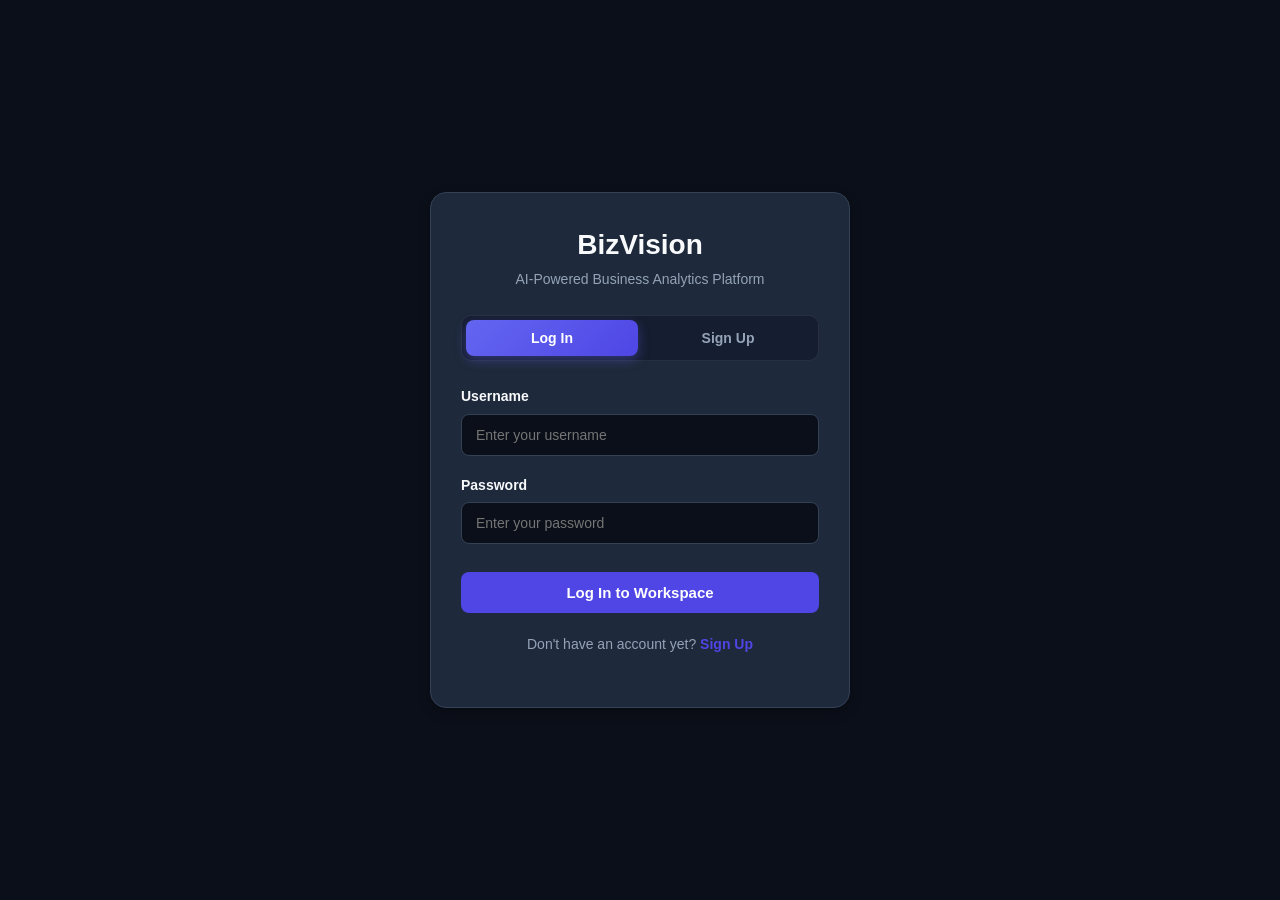
<file: frontend/login.html>
<!DOCTYPE html>
<html lang="en">

<head>
    <meta charset="UTF-8">
    <meta name="viewport" content="width=device-width, initial-scale=1.0">
    <meta name="description" content="BizVision - Login or Sign Up for your AI Business Analytics Dashboard">
    <title>BizVision - Authentication</title>
    <link rel="icon" type="image/svg+xml" href="favicon.svg">
    <link rel="alternate icon" href="favicon.ico">
    <link rel="stylesheet" href="css/style.css">
    <script src="js/auth.js"></script>
    <style>
        .auth-tabs {
            display: flex;
            background: rgba(15, 23, 42, 0.6);
            padding: 4px;
            border-radius: 10px;
            margin-bottom: 24px;
            border: 1px solid rgba(255, 255, 255, 0.08);
            gap: 4px;
        }

        .auth-tab-btn {
            flex: 1;
            padding: 10px 16px;
            background: transparent;
            border: none;
            color: #94a3b8;
            font-weight: 600;
            font-size: 14px;
            border-radius: 8px;
            cursor: pointer;
            transition: all 0.2s ease;
        }

        .auth-tab-btn.active {
            background: linear-gradient(135deg, #6366f1, #4f46e5);
            color: #ffffff;
            box-shadow: 0 4px 12px rgba(99, 102, 241, 0.35);
        }

        .auth-tab-btn:hover:not(.active) {
            color: #f8fafc;
            background: rgba(255, 255, 255, 0.04);
        }

        .password-rules {
            font-size: 12px;
            color: #94a3b8;
            margin-top: 6px;
            line-height: 1.4;
        }
    </style>
</head>

<body class="auth-page">
    <main role="main" class="auth-container">
        <article class="auth-card" role="region" aria-label="Authentication Card">
            <header class="auth-header">
                <h1 class="auth-title">BizVision</h1>
                <p id="auth-subtitle" class="auth-subtitle">AI-Powered Business Analytics Platform</p>
            </header>

            <!-- Mode Switcher Tabs -->
            <div class="auth-tabs" role="tablist">
                <button type="button" id="tab-login" class="auth-tab-btn active" role="tab" aria-selected="true">
                    Log In
                </button>
                <button type="button" id="tab-signup" class="auth-tab-btn" role="tab" aria-selected="false">
                    Sign Up
                </button>
            </div>

            <div id="auth-alert" class="auth-alert" role="alert" style="display: none;"></div>

            <!-- 1. LOGIN FORM -->
            <form id="login-form" class="auth-form" novalidate>
                <div class="form-group">
                    <label for="login-username">Username</label>
                    <input type="text" id="login-username" name="username" class="form-input" placeholder="Enter your username"
                        required autocomplete="username">
                </div>

                <div class="form-group">
                    <label for="login-password">Password</label>
                    <input type="password" id="login-password" name="password" class="form-input" placeholder="Enter your password"
                        required autocomplete="current-password">
                </div>

                <button type="submit" id="login-btn" class="auth-submit-btn">Log In to Workspace</button>
            </form>

            <!-- 2. SIGN UP FORM -->
            <form id="signup-form" class="auth-form" style="display: none;" novalidate>
                <div class="form-group">
                    <label for="signup-username">Username</label>
                    <input type="text" id="signup-username" name="username" class="form-input" placeholder="Choose a username"
                        required autocomplete="username">
                </div>

                <div class="form-group">
                    <label for="signup-email">Email Address</label>
                    <input type="email" id="signup-email" name="email" class="form-input" placeholder="name@company.com"
                        required autocomplete="email">
                </div>

                <div class="form-group">
                    <label for="signup-password">Password</label>
                    <input type="password" id="signup-password" name="password" class="form-input" placeholder="Create a secure password"
                        required autocomplete="new-password">
                    <div class="password-rules">Minimum 6 characters. Validated with salted bcrypt encryption.</div>
                </div>

                <button type="submit" id="signup-btn" class="auth-submit-btn">Create Free Account</button>
            </form>

            <footer class="auth-footer">
                <p id="auth-footer-text">Don't have an account yet? <a href="#" id="switch-to-signup">Sign Up</a></p>
            </footer>
        </article>
    </main>

    <script>
        const apiBase = (window.location.protocol === 'file:' || (window.location.port && window.location.port !== '8000'))
            ? 'http://127.0.0.1:8000/api'
            : '/api';

        const tabLogin = document.getElementById('tab-login');
        const tabSignup = document.getElementById('tab-signup');
        const loginForm = document.getElementById('login-form');
        const signupForm = document.getElementById('signup-form');
        const authAlert = document.getElementById('auth-alert');
        const authSubtitle = document.getElementById('auth-subtitle');
        const footerText = document.getElementById('auth-footer-text');
        const switchToSignup = document.getElementById('switch-to-signup');

        function setMode(mode) {
            authAlert.style.display = 'none';
            if (mode === 'signup') {
                tabSignup.classList.add('active');
                tabSignup.setAttribute('aria-selected', 'true');
                tabLogin.classList.remove('active');
                tabLogin.setAttribute('aria-selected', 'false');
                loginForm.style.display = 'none';
                signupForm.style.display = 'block';
                authSubtitle.textContent = 'Create your new analytics workspace';
                footerText.innerHTML = 'Already have an account? <a href="#" id="switch-to-login">Log In</a>';
                const switchBtn = document.getElementById('switch-to-login');
                if (switchBtn) switchBtn.onclick = (e) => { e.preventDefault(); setMode('login'); };
            } else {
                tabLogin.classList.add('active');
                tabLogin.setAttribute('aria-selected', 'true');
                tabSignup.classList.remove('active');
                tabSignup.setAttribute('aria-selected', 'false');
                signupForm.style.display = 'none';
                loginForm.style.display = 'block';
                authSubtitle.textContent = 'Log in to your account';
                footerText.innerHTML = 'Don\'t have an account yet? <a href="#" id="switch-to-signup">Sign Up</a>';
                const switchBtn = document.getElementById('switch-to-signup');
                if (switchBtn) switchBtn.onclick = (e) => { e.preventDefault(); setMode('signup'); };
            }
        }

        tabLogin.addEventListener('click', () => setMode('login'));
        tabSignup.addEventListener('click', () => setMode('signup'));
        if (switchToSignup) switchToSignup.addEventListener('click', (e) => { e.preventDefault(); setMode('signup'); });

        // URL Query parameter checks (e.g., ?mode=signup or ?expired=1)
        const params = new URLSearchParams(window.location.search);
        if (params.get('mode') === 'signup' || window.location.pathname.includes('signup')) {
            setMode('signup');
        }
        if (params.get('expired') === '1') {
            authAlert.textContent = 'Your session has expired. Please log in again.';
            authAlert.style.display = 'block';
        }

        // Handle Log In submission
        loginForm.addEventListener('submit', async function (e) {
            e.preventDefault();
            authAlert.style.display = 'none';

            const username = document.getElementById('login-username').value.trim();
            const password = document.getElementById('login-password').value;

            if (!username || !password) {
                authAlert.textContent = 'Please enter both username and password.';
                authAlert.style.display = 'block';
                return;
            }

            const btn = document.getElementById('login-btn');
            btn.disabled = true;
            btn.textContent = 'Logging in...';

            try {
                const res = await fetch(`${apiBase}/login`, {
                    method: 'POST',
                    headers: { 'Content-Type': 'application/json' },
                    body: JSON.stringify({ username, password })
                });

                const data = await res.json();
                if (!res.ok) {
                    throw new Error(data.detail || 'Login failed. Please verify your credentials.');
                }

                // Clear previous state and store clean session
                sessionStorage.clear();
                localStorage.setItem('session_token', data.token);
                localStorage.setItem('user_info', JSON.stringify(data.user));

                // Returning user vs New user logic
                const count = (typeof data.dataset_count === 'number') ? data.dataset_count : 0;
                if (count === 0) {
                    // New user with zero datasets -> redirect to Upload page
                    window.location.href = 'upload.html?onboarding=1';
                } else {
                    // Returning user with datasets -> redirect to Dashboard
                    window.location.href = 'index.html';
                }
            } catch (err) {
                authAlert.textContent = err.message;
                authAlert.style.display = 'block';
            } finally {
                btn.disabled = false;
                btn.textContent = 'Log In to Workspace';
            }
        });

        // Handle Sign Up submission
        signupForm.addEventListener('submit', async function (e) {
            e.preventDefault();
            authAlert.style.display = 'none';

            const username = document.getElementById('signup-username').value.trim();
            const email = document.getElementById('signup-email').value.trim();
            const password = document.getElementById('signup-password').value;

            if (!username || !email || !password) {
                authAlert.textContent = 'Please fill out all required fields.';
                authAlert.style.display = 'block';
                return;
            }

            if (!email.includes('@') || !email.includes('.')) {
                authAlert.textContent = 'Please provide a valid email address.';
                authAlert.style.display = 'block';
                return;
            }

            if (password.length < 6) {
                authAlert.textContent = 'Password must be at least 6 characters long.';
                authAlert.style.display = 'block';
                return;
            }

            const btn = document.getElementById('signup-btn');
            btn.disabled = true;
            btn.textContent = 'Creating Account...';

            try {
                const res = await fetch(`${apiBase}/signup`, {
                    method: 'POST',
                    headers: { 'Content-Type': 'application/json' },
                    body: JSON.stringify({ username, email, password })
                });

                const data = await res.json();
                if (!res.ok) {
                    throw new Error(data.detail || 'Registration failed.');
                }

                // Auto-login newly registered user
                const loginRes = await fetch(`${apiBase}/login`, {
                    method: 'POST',
                    headers: { 'Content-Type': 'application/json' },
                    body: JSON.stringify({ username, password })
                });
                const loginData = await loginRes.json();
                if (loginRes.ok && loginData.token) {
                    sessionStorage.clear();
                    localStorage.setItem('session_token', loginData.token);
                    localStorage.setItem('user_info', JSON.stringify(loginData.user));
                    // New user -> direct to upload
                    window.location.href = 'upload.html?onboarding=1';
                    return;
                }

                // Fallback to login tab
                authAlert.style.background = 'rgba(16, 185, 129, 0.15)';
                authAlert.style.borderColor = 'rgba(16, 185, 129, 0.4)';
                authAlert.style.color = '#34d399';
                authAlert.textContent = 'Account created successfully! Please log in.';
                authAlert.style.display = 'block';
                setMode('login');
            } catch (err) {
                authAlert.textContent = err.message;
                authAlert.style.display = 'block';
            } finally {
                btn.disabled = false;
                btn.textContent = 'Create Free Account';
            }
        });
    </script>
</body>

</html>
</file>
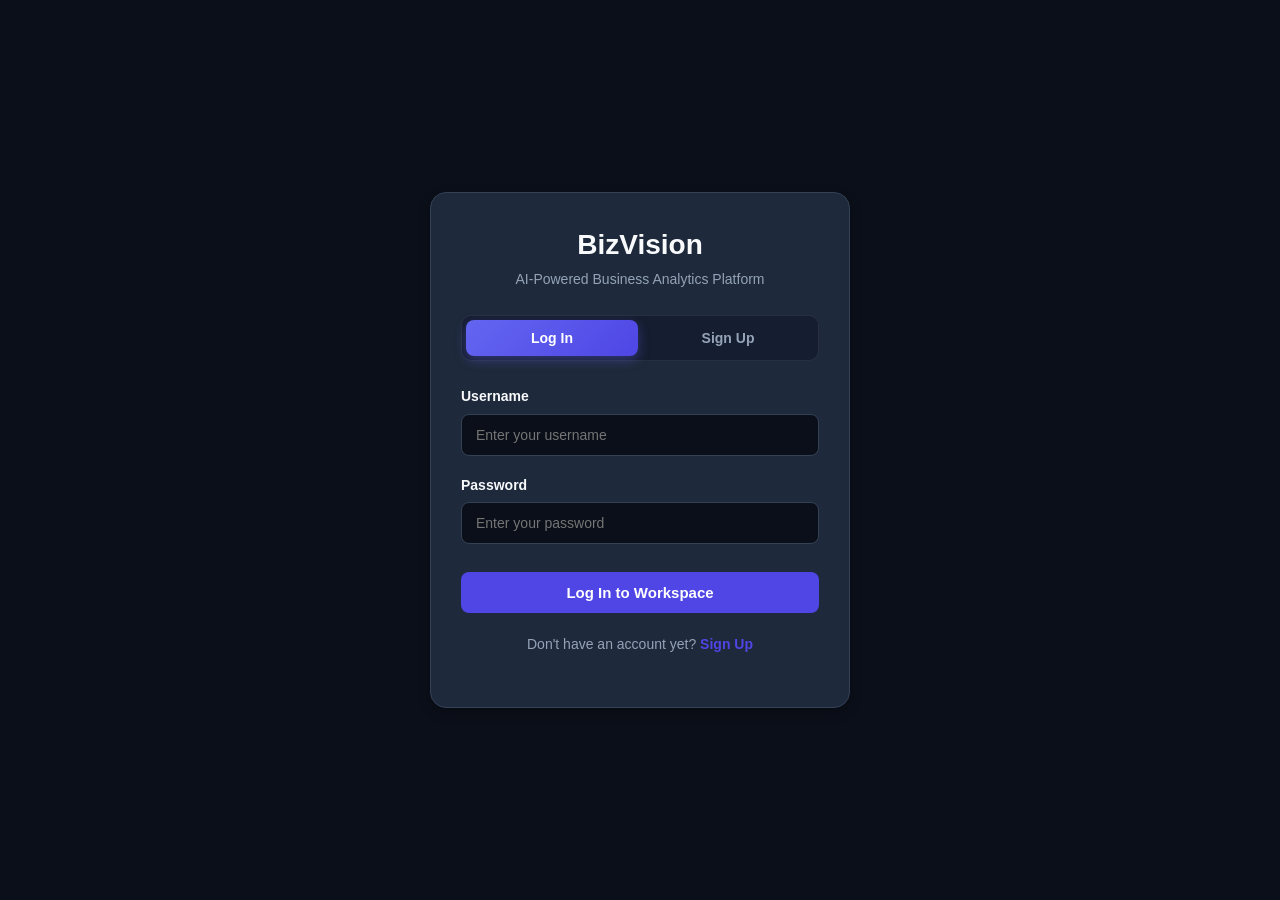
<file: frontend/profile.html>
<!DOCTYPE html>
<html lang="en">

<head>
    <meta charset="UTF-8">
    <meta name="viewport" content="width=device-width, initial-scale=1.0">
    <meta name="description" content="BizVision - User Profile & Account Settings">
    <title>My Profile - BizVision</title>
    <link rel="icon" type="image/svg+xml" href="favicon.svg">
    <link rel="alternate icon" href="favicon.ico">
    <link rel="stylesheet" href="css/style.css">
    <link rel="stylesheet" href="css/responsive.css">
    <script src="js/auth.js"></script>
    <style>
        .profile-card {
            background: #ffffff;
            border-radius: 12px;
            padding: 25px;
            box-shadow: var(--shadow-sm);
            border: 1px solid var(--color-neutral-200);
            margin-bottom: 25px;
        }

        .avatar-circle {
            width: 80px;
            height: 80px;
            border-radius: 50%;
            background: linear-gradient(135deg, var(--color-indigo) 0%, var(--color-teal) 100%);
            color: white;
            display: flex;
            align-items: center;
            justify-content: center;
            font-size: 32px;
            font-weight: 700;
            box-shadow: var(--shadow-md);
        }

        .form-grid {
            display: grid;
            grid-template-columns: 1fr 1fr;
            gap: 20px;
        }

        .form-group {
            display: flex;
            flex-direction: column;
            gap: 6px;
        }

        .form-group label {
            font-size: 14px;
            font-weight: 600;
            color: var(--color-neutral-700);
        }

        .form-control {
            padding: 10px 14px;
            border-radius: 8px;
            border: 1px solid #cbd5e1;
            font-size: 14px;
            background-color: #f8fafc;
        }

        .form-control:focus {
            outline: none;
            border-color: var(--color-indigo);
            background-color: #ffffff;
        }
    </style>
</head>

<body class="profile-page">
    <!-- HEADER -->
    <header role="banner" class="app-header">
        <!-- LEFT: Mobile Menu Toggle, Logo & Branding -->
        <div class="header-left">
            <button id="mobile-menu-btn" class="mobile-menu-toggle" aria-label="Toggle Navigation" title="Toggle Sidebar Navigation">
                ☰
            </button>
            <a href="index.html" class="logo-container">
                <span class="logo-icon">📊</span>
                <div class="logo-text">
                    <h1 class="logo-title">BizVision</h1>
                    <span class="logo-subtitle">Analytics Dashboard</span>
                </div>
            </a>
        </div>

        <!-- MIDDLE: Primary Global Dataset Search Bar -->
        <div class="header-middle">
            <div class="dataset-search-wrapper">
                <span class="dataset-search-icon" title="Search active dataset" aria-label="Search dataset">🔍</span>
                <input type="search" id="dataset-search-input" class="dataset-search-input" placeholder="Search anything in your dataset..." autocomplete="off">
                <button type="button" id="dataset-search-clear-btn" class="dataset-search-clear-btn" style="display: none;" title="Clear search">✕</button>
                <div id="dataset-search-dropdown" class="dataset-search-dropdown" style="display: none;"></div>
            </div>
        </div>

        <!-- RIGHT: Header Actions -->
        <div class="header-right">
            <!-- Notifications Bell -->
            <div style="position: relative;">
                <button id="notif-btn" class="header-action-btn" aria-label="Notifications" title="Notifications">
                    🔔
                    <span class="notif-badge" id="notif-badge-count">3</span>
                </button>
                <div id="notif-dropdown-menu" class="header-dropdown-menu" style="display: none;">
                    <div class="dropdown-header-info" style="display: flex; justify-content: space-between; align-items: center;">
                        <strong>Notifications</strong>
                        <button id="clear-notif-btn" class="clear-notif-action-btn">Clear all</button>
                    </div>
                    <div id="notif-items-container">
                        <!-- Populated dynamically via JS -->
                    </div>
                </div>
            </div>

            <!-- Profile Avatar Menu -->
            <div style="position: relative;">
                <button id="profile-btn" class="profile-trigger-btn" aria-label="User Profile">
                    <img id="avatar-img" class="avatar-badge" src="" alt="Avatar" style="display: none;">
                    <span id="avatar-initial" class="avatar-badge">P</span>
                    <span id="header-username-text" class="profile-username">User</span>
                    <span style="font-size: 10px; opacity: 0.8;">▾</span>
                </button>
                <div id="profile-dropdown-menu" class="header-dropdown-menu" style="display: none;">
                    <div class="dropdown-header-info">
                        <div style="display: flex; align-items: center; justify-content: space-between;">
                            <strong id="menu-user-name">User</strong>
                            <span class="user-role-badge">Pro Plan</span>
                        </div>
                        <div id="menu-user-email" style="font-size: 12px; opacity: 0.75; margin-top: 2px;">user@bizvision.com</div>
                    </div>
                    <a href="profile.html" class="dropdown-item-link">👤 My Profile</a>
                    <a href="settings.html" class="dropdown-item-link">⚙️ Account Settings</a>
                    <a href="upload.html" class="dropdown-item-link">📁 Upload Datasets</a>
                    <button id="theme-toggle-menu-btn" class="dropdown-item-link">🌙 Toggle Theme</button>
                    <div class="dropdown-divider"></div>
                    <button id="logout-menu-btn" class="dropdown-item-link danger">🚪 Log Out</button>
                </div>
            </div>
        </div>
    </header>

    <div class="app-layout">
        <!-- SIDEBAR NAVIGATION -->
        <nav role="navigation" aria-label="Main navigation" class="sidebar-nav">
            <ul class="nav-list nav-list-main">
                <li class="nav-item">
                    <a href="index.html" class="nav-link">
                        <span class="nav-icon">📊</span>
                        <span class="nav-label">Dashboard</span>
                    </a>
                </li>
                <li class="nav-item">
                    <a href="upload.html" class="nav-link">
                        <span class="nav-icon">📁</span>
                        <span class="nav-label">Upload Data</span>
                    </a>
                </li>
                <li class="nav-item">
                    <a href="forecast.html" class="nav-link">
                        <span class="nav-icon">🔮</span>
                        <span class="nav-label">Forecasting</span>
                    </a>
                </li>
                <li class="nav-item">
                    <a href="compare.html" class="nav-link">
                        <span class="nav-icon">⚖️</span>
                        <span class="nav-label">Compare Dataset</span>
                    </a>
                </li>
                <li class="nav-item">
                    <a href="insights.html" class="nav-link">
                        <span class="nav-icon">💡</span>
                        <span class="nav-label">AI Insight</span>
                    </a>
                </li>
                <li class="nav-item">
                    <a href="reports.html" class="nav-link">
                        <span class="nav-icon">📄</span>
                        <span class="nav-label">Report</span>
                    </a>
                </li>
            </ul>

            <div class="nav-section-bottom">
                <ul class="nav-list nav-list-bottom">
                    <li class="nav-item active">
                        <a href="profile.html" class="nav-link" aria-current="page">
                            <span class="nav-icon">👤</span>
                            <span class="nav-label">My Profile</span>
                        </a>
                    </li>
                    <li class="nav-item">
                        <a href="settings.html" class="nav-link">
                            <span class="nav-icon">⚙️</span>
                            <span class="nav-label">Settings</span>
                        </a>
                    </li>
                </ul>
            </div>
        </nav>

        <!-- MAIN CONTENT -->
        <main role="main" class="main-content">
            <section class="page-header">
                <h2 class="page-title">User Account Profile</h2>
                <p class="page-description">Manage personal info, avatar image, security, and view account analytics statistics.</p>
            </section>

            <!-- NOTIFICATION -->
            <div id="profile-notif" style="display: none; padding: 12px 16px; margin-bottom: 20px; border-radius: 6px; font-weight: 500;"></div>

            <!-- HEADER PROFILE CARD -->
            <div class="profile-card" style="display: flex; align-items: center; gap: 20px; flex-wrap: wrap;">
                <div class="avatar-circle" id="prof-avatar" style="overflow: hidden; padding: 0;">
                    <img id="prof-avatar-img" src="" alt="Avatar" style="width: 100%; height: 100%; object-fit: cover; display: none;">
                    <span id="prof-avatar-text">U</span>
                </div>
                <div style="flex: 1;">
                    <h2 style="margin: 0 0 4px 0; font-size: 22px; color: var(--color-neutral-900);" id="display-name">User Name</h2>
                    <p style="margin: 0; color: var(--color-neutral-600); font-size: 14px;" id="display-email">user@bizvision.com</p>
                    <div style="display: flex; gap: 10px; margin-top: 10px;">
                        <span style="background: #e0e7ff; color: #4338ca; padding: 4px 10px; border-radius: 12px; font-size: 12px; font-weight: 600;">Pro Analyst Tier</span>
                        <span style="background: #d1fae5; color: #065f46; padding: 4px 10px; border-radius: 12px; font-size: 12px; font-weight: 600;">Status: Active</span>
                    </div>
                </div>
            </div>

            <!-- USER STATS GRID -->
            <div class="kpi-grid" style="grid-template-columns: repeat(4, 1fr); gap: 15px; margin-bottom: 25px;">
                <div class="kpi-card">
                    <span class="kpi-title">Active Datasets</span>
                    <div class="kpi-value"><span id="stat-datasets">0</span></div>
                </div>
                <div class="kpi-card">
                    <span class="kpi-title">ML Models Trained</span>
                    <div class="kpi-value"><span id="stat-models">4</span></div>
                </div>
                <div class="kpi-card">
                    <span class="kpi-title">Reports Generated</span>
                    <div class="kpi-value"><span id="stat-reports">12</span></div>
                </div>
                <div class="kpi-card">
                    <span class="kpi-title">Security Level</span>
                    <div class="kpi-value"><span style="color: #059669;">Verified</span></div>
                </div>
            </div>

            <!-- EDIT DETAILS FORM -->
            <div class="profile-card">
                <h3 style="margin-top: 0; margin-bottom: 20px; color: var(--color-neutral-900);">Personal Details & Avatar</h3>
                <form id="profile-details-form">
                    <div class="form-grid" style="margin-bottom: 20px;">
                        <div class="form-group">
                            <label for="prof-username">Username</label>
                            <input type="text" id="prof-username" class="form-control" required>
                        </div>
                        <div class="form-group">
                            <label for="prof-email">Email Address</label>
                            <input type="email" id="prof-email" class="form-control" required>
                        </div>
                        <div class="form-group">
                            <label for="prof-fullname">Full Name</label>
                            <input type="text" id="prof-fullname" class="form-control" placeholder="e.g. Pawan Kumar">
                        </div>
                        <div class="form-group">
                            <label for="prof-jobtitle">Job Title / Role</label>
                            <input type="text" id="prof-jobtitle" class="form-control" placeholder="e.g. Senior Business Analyst">
                        </div>
                        <div class="form-group" style="grid-column: span 2;">
                            <label for="prof-avatar-url">Profile Picture / Avatar Image URL</label>
                            <input type="url" id="prof-avatar-url" class="form-control" placeholder="https://images.unsplash.com/photo-... or custom image URL">
                        </div>
                    </div>
                    <button type="submit" class="btn" style="background-color: var(--color-indigo); color: white; padding: 10px 20px; border-radius: 8px; border: none; font-weight: 600; cursor: pointer;">
                        💾 Save Profile Changes
                    </button>
                </form>
            </div>

            <!-- PASSWORD & SECURITY FORM -->
            <div class="profile-card">
                <h3 style="margin-top: 0; margin-bottom: 20px; color: var(--color-neutral-900);">Security & Password</h3>
                <form id="password-form">
                    <div class="form-grid" style="margin-bottom: 20px;">
                        <div class="form-group">
                            <label for="pwd-current">Current Password</label>
                            <input type="password" id="pwd-current" class="form-control" placeholder="••••••••" required>
                        </div>
                        <div class="form-group">
                            <label for="pwd-new">New Password</label>
                            <input type="password" id="pwd-new" class="form-control" placeholder="Minimum 6 characters" required>
                        </div>
                    </div>
                    <button type="submit" class="btn" style="background-color: #374151; color: white; padding: 10px 20px; border-radius: 8px; border: none; font-weight: 600; cursor: pointer;">
                        🔒 Update Password
                    </button>
                </form>
            </div>
        </main>
    </div>

    <script src="js/api.js"></script>
    <script>
        document.addEventListener('DOMContentLoaded', async () => {
            const notif = document.getElementById('profile-notif');
            
            // Load User Info & Avatar
            let user = { username: 'User', email: 'user@bizvision.com', fullname: 'Pawan Kumar', jobtitle: 'Analytics Lead' };
            const stored = localStorage.getItem('user_info');
            if (stored) {
                try {
                    const parsed = JSON.parse(stored);
                    user = { ...user, ...parsed };
                } catch(e){}
            }

            const savedAvatar = localStorage.getItem('user_avatar') || user.avatar || '';

            document.getElementById('display-name').textContent = user.username || 'User';
            document.getElementById('display-email').textContent = user.email || 'user@bizvision.com';
            
            const profImg = document.getElementById('prof-avatar-img');
            const profText = document.getElementById('prof-avatar-text');
            if (savedAvatar) {
                profImg.src = savedAvatar;
                profImg.style.display = 'block';
                profText.style.display = 'none';
            } else {
                profText.textContent = (user.username || 'U')[0].toUpperCase();
            }

            document.getElementById('prof-username').value = user.username || '';
            document.getElementById('prof-email').value = user.email || '';
            document.getElementById('prof-fullname').value = user.fullname || '';
            document.getElementById('prof-jobtitle').value = user.jobtitle || '';
            document.getElementById('prof-avatar-url').value = savedAvatar;

            // Load tables count
            try {
                const tables = await window.API.fetchTables();
                document.getElementById('stat-datasets').textContent = tables ? tables.length : 0;
            } catch(e){}

            // Profile Form Submit
            document.getElementById('profile-details-form').addEventListener('submit', (e) => {
                e.preventDefault();
                user.username = document.getElementById('prof-username').value.trim();
                user.email = document.getElementById('prof-email').value.trim();
                user.fullname = document.getElementById('prof-fullname').value.trim();
                user.jobtitle = document.getElementById('prof-jobtitle').value.trim();

                const avatarUrl = document.getElementById('prof-avatar-url').value.trim();
                if (avatarUrl) {
                    user.avatar = avatarUrl;
                    localStorage.setItem('user_avatar', avatarUrl);
                    profImg.src = avatarUrl;
                    profImg.style.display = 'block';
                    profText.style.display = 'none';

                    const headerAvatarImg = document.getElementById('avatar-img');
                    const headerAvatarInit = document.getElementById('avatar-initial');
                    if (headerAvatarImg) {
                        headerAvatarImg.src = avatarUrl;
                        headerAvatarImg.style.display = 'inline-flex';
                    }
                    if (headerAvatarInit) headerAvatarInit.style.display = 'none';
                } else {
                    localStorage.removeItem('user_avatar');
                    profImg.style.display = 'none';
                    profText.style.display = 'block';
                    profText.textContent = user.username[0].toUpperCase();
                }

                localStorage.setItem('user_info', JSON.stringify(user));

                document.getElementById('display-name').textContent = user.username;
                document.getElementById('display-email').textContent = user.email;

                // Update header text
                const headerUserText = document.getElementById('header-username-text');
                if (headerUserText) headerUserText.textContent = user.username;

                showNotif('✅ Profile details and avatar updated successfully!', '#059669');
            });

            // Password Form Submit
            document.getElementById('password-form').addEventListener('submit', (e) => {
                e.preventDefault();
                const currentP = document.getElementById('pwd-current').value;
                const newP = document.getElementById('pwd-new').value;

                if (newP.length < 6) {
                    showNotif('⚠️ New password must be at least 6 characters long.', '#ef4444');
                    return;
                }

                showNotif('✅ Security password updated successfully!', '#059669');
                document.getElementById('pwd-current').value = '';
                document.getElementById('pwd-new').value = '';
            });

            function showNotif(msg, color) {
                notif.style.display = 'block';
                notif.style.backgroundColor = color;
                notif.style.color = '#ffffff';
                notif.textContent = msg;
                setTimeout(() => { notif.style.display = 'none'; }, 4000);
            }
        });
    </script>

    <!-- FLOATING THEME TOGGLE BUTTON -->
    <button id="floating-theme-toggle" class="floating-theme-toggle" aria-label="Toggle Dark/Light Mode" title="Toggle Theme">
        <span>🌙</span> <span>Dark Mode</span>
    </button>
</body>

</html>
</file>
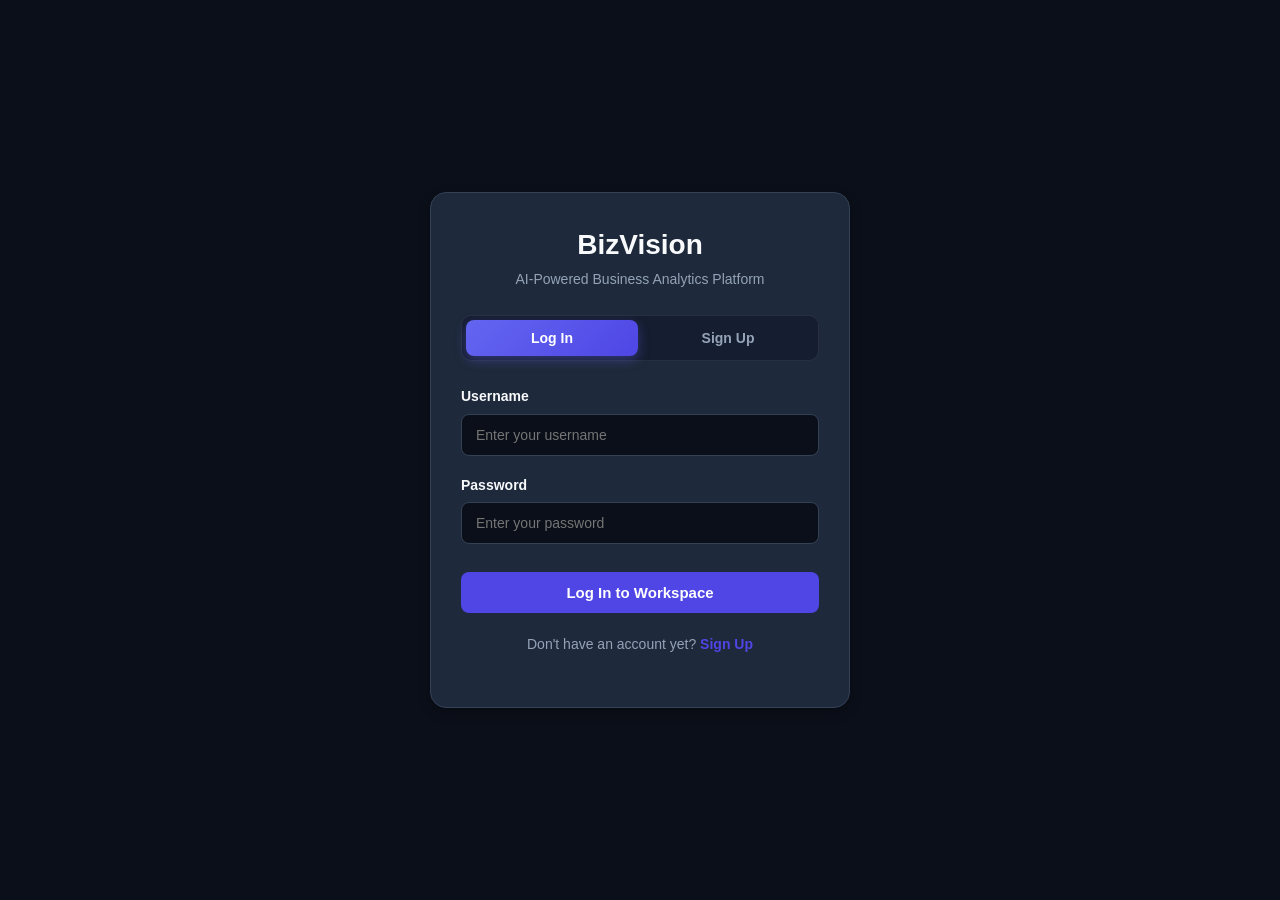
<file: frontend/settings.html>
<!DOCTYPE html>
<html lang="en">

<head>
    <meta charset="UTF-8">
    <meta name="viewport" content="width=device-width, initial-scale=1.0">
    <meta name="description" content="BizVision - System Settings, Regional Preferences, Branding & Storage Management">
    <title>Settings - BizVision</title>
    <link rel="icon" type="image/svg+xml" href="favicon.svg">
    <link rel="alternate icon" href="favicon.ico">
    <link rel="stylesheet" href="css/style.css">
    <link rel="stylesheet" href="css/responsive.css">
    <script src="js/auth.js"></script>

    <style>
        /* ══════════════════════════════════════════════════════════════════════
           BIZVISION - SETTINGS PAGE STYLES
           ══════════════════════════════════════════════════════════════════════ */

        .settings-layout-wrapper {
            display: grid;
            grid-template-columns: 260px 1fr;
            gap: 24px;
            align-items: start;
            margin-bottom: 90px; /* Space for sticky save bar */
        }

        @media (max-width: 992px) {
            .settings-layout-wrapper {
                grid-template-columns: 1fr;
            }
        }

        /* Left Sidebar of Tabs */
        .settings-sidebar-card {
            background: var(--color-white);
            border: 1px solid var(--color-neutral-200);
            border-radius: var(--border-radius-lg);
            padding: 12px;
            box-shadow: var(--shadow-sm);
            position: sticky;
            top: 90px;
        }

        body.dark-mode .settings-sidebar-card {
            background: var(--color-navy-lighter);
            border-color: #334155;
        }

        .settings-tab-btn {
            width: 100%;
            display: flex;
            align-items: center;
            gap: 12px;
            padding: 12px 16px;
            border-radius: 8px;
            border: none;
            background: transparent;
            color: var(--color-neutral-700);
            font-size: 14px;
            font-weight: 600;
            cursor: pointer;
            text-align: left;
            transition: var(--transition-fast);
            margin-bottom: 4px;
        }

        .settings-tab-btn:hover {
            background: #f1f5f9;
            color: var(--color-neutral-900);
        }

        body.dark-mode .settings-tab-btn {
            color: #cbd5e1;
        }

        body.dark-mode .settings-tab-btn:hover {
            background: #1e293b;
            color: #ffffff;
        }

        .settings-tab-btn.active {
            background: #eef2ff;
            color: var(--color-indigo);
            border-left: 3px solid var(--color-indigo);
        }

        body.dark-mode .settings-tab-btn.active {
            background: rgba(99, 102, 241, 0.15);
            color: #a5b4fc;
            border-left-color: #6366f1;
        }

        .tab-icon {
            font-size: 18px;
            flex-shrink: 0;
        }

        /* Main Content Panes */
        .settings-content-pane {
            display: flex;
            flex-direction: column;
            gap: 20px;
        }

        .settings-card {
            background: var(--color-white);
            border: 1px solid var(--color-neutral-200);
            border-radius: var(--border-radius-lg);
            padding: 24px;
            box-shadow: var(--shadow-sm);
        }

        body.dark-mode .settings-card {
            background: var(--color-navy-lighter);
            border-color: #334155;
        }

        .settings-card-header {
            border-bottom: 1px solid var(--color-neutral-200);
            padding-bottom: 14px;
            margin-bottom: 18px;
        }

        body.dark-mode .settings-card-header {
            border-color: #334155;
        }

        .settings-card-title {
            margin: 0 0 4px 0;
            font-size: 17px;
            font-weight: 700;
            color: var(--color-neutral-900);
            display: flex;
            align-items: center;
            gap: 8px;
        }

        body.dark-mode .settings-card-title {
            color: #ffffff;
        }

        .settings-card-subtitle {
            margin: 0;
            font-size: 13px;
            color: var(--color-neutral-600);
            line-height: 1.4;
        }

        body.dark-mode .settings-card-subtitle {
            color: #94a3b8;
        }

        /* Setting Rows & Form Items */
        .setting-item-row {
            display: flex;
            justify-content: space-between;
            align-items: center;
            padding: 16px 0;
            border-bottom: 1px solid #f1f5f9;
            gap: 20px;
        }

        .setting-item-row:last-child {
            border-bottom: none;
            padding-bottom: 4px;
        }

        body.dark-mode .setting-item-row {
            border-color: rgba(255, 255, 255, 0.05);
        }

        .setting-label-block {
            flex: 1;
        }

        .setting-main-label {
            font-size: 14.5px;
            font-weight: 600;
            color: var(--color-neutral-900);
            margin-bottom: 3px;
            display: block;
        }

        body.dark-mode .setting-main-label {
            color: #f8fafc;
        }

        .setting-helper-text {
            font-size: 12.5px;
            color: var(--color-neutral-600);
            margin: 0;
            line-height: 1.4;
        }

        body.dark-mode .setting-helper-text {
            color: #94a3b8;
        }

        /* Form Inputs & Selects */
        .setting-select, .setting-input {
            padding: 9px 14px;
            font-size: 13.5px;
            font-weight: 500;
            border-radius: 8px;
            border: 1px solid var(--color-neutral-300);
            background: var(--color-white);
            color: var(--color-neutral-900);
            min-width: 220px;
            outline: none;
            cursor: pointer;
            transition: var(--transition-fast);
        }

        .setting-select:focus, .setting-input:focus {
            border-color: var(--color-indigo);
            box-shadow: 0 0 0 3px rgba(79, 70, 229, 0.15);
        }

        body.dark-mode .setting-select,
        body.dark-mode .setting-input {
            background: #0f172a;
            border-color: #334155;
            color: #f1f5f9;
        }

        /* Toggle Switches */
        .toggle-switch {
            position: relative;
            display: inline-block;
            width: 48px;
            height: 26px;
            flex-shrink: 0;
        }

        .toggle-switch input {
            opacity: 0;
            width: 0;
            height: 0;
        }

        .toggle-slider {
            position: absolute;
            cursor: pointer;
            top: 0; left: 0; right: 0; bottom: 0;
            background-color: #cbd5e1;
            transition: .25s ease-in-out;
            border-radius: 26px;
        }

        .toggle-slider:before {
            position: absolute;
            content: "";
            height: 20px;
            width: 20px;
            left: 3px;
            bottom: 3px;
            background-color: white;
            transition: .25s ease-in-out;
            border-radius: 50%;
            box-shadow: var(--shadow-sm);
        }

        input:checked + .toggle-slider {
            background-color: var(--color-indigo);
        }

        input:checked + .toggle-slider:before {
            transform: translateX(22px);
        }

        input:disabled + .toggle-slider {
            opacity: 0.4;
            cursor: not-allowed;
        }

        /* Read-only Info Card */
        .info-card-box {
            background: #f8fafc;
            border: 1px solid #e2e8f0;
            border-radius: 8px;
            padding: 16px;
            display: flex;
            align-items: center;
            gap: 14px;
            margin-top: 10px;
        }

        body.dark-mode .info-card-box {
            background: #0f172a;
            border-color: #334155;
        }

        .info-card-icon {
            font-size: 28px;
            flex-shrink: 0;
        }

        .info-card-content {
            font-size: 13px;
            color: var(--color-neutral-700);
            line-height: 1.5;
        }

        body.dark-mode .info-card-content {
            color: #cbd5e1;
        }

        /* ══════════════════════════════════════════════════════════════════════
           REPORT BRANDING WATERMARK SECTION (Section 4)
           ══════════════════════════════════════════════════════════════════════ */
        .branding-drop-zone {
            border: 2px dashed var(--color-neutral-300);
            border-radius: 12px;
            padding: 24px;
            text-align: center;
            background: #fafafa;
            cursor: pointer;
            transition: var(--transition-fast);
            margin-bottom: 20px;
        }

        .branding-drop-zone:hover, .drop-zone-active {
            border-color: var(--color-indigo);
            background: #eef2ff;
        }

        body.dark-mode .branding-drop-zone {
            background: #0f172a;
            border-color: #334155;
        }

        body.dark-mode .branding-drop-zone:hover,
        body.dark-mode .drop-zone-active {
            border-color: #6366f1;
            background: rgba(99, 102, 241, 0.1);
        }

        .branding-thumb-preview {
            display: flex;
            align-items: center;
            justify-content: center;
            gap: 16px;
        }

        .branding-thumb-preview img {
            max-height: 70px;
            max-width: 140px;
            object-fit: contain;
            border-radius: 6px;
            border: 1px solid #e2e8f0;
            background: #ffffff;
            padding: 4px;
        }

        /* Live Report Preview Canvas */
        .branding-live-preview-container {
            border: 1px solid var(--color-neutral-300);
            border-radius: 8px;
            overflow: hidden;
            box-shadow: var(--shadow-sm);
            margin-top: 14px;
            background: #ffffff;
        }

        .branding-report-preview-canvas {
            position: relative;
            height: 280px;
            padding: 24px;
            overflow: hidden;
            display: flex;
            flex-direction: column;
            justify-content: space-between;
            background-color: #ffffff;
        }

        .branding-watermark-overlay {
            position: absolute;
            top: 0; left: 0; right: 0; bottom: 0;
            pointer-events: none;
            z-index: 1;
        }

        .preview-sample-content {
            position: relative;
            z-index: 2;
        }

        .preview-header-bar {
            display: flex;
            justify-content: space-between;
            align-items: center;
            border-bottom: 2px solid var(--color-indigo);
            padding-bottom: 8px;
            margin-bottom: 16px;
        }

        .preview-kpi-row {
            display: grid;
            grid-template-columns: repeat(3, 1fr);
            gap: 12px;
            margin-bottom: 16px;
        }

        .preview-kpi-box {
            background: rgba(248, 250, 252, 0.9);
            border: 1px solid #e2e8f0;
            border-radius: 6px;
            padding: 10px;
            font-size: 12px;
        }

        /* ══════════════════════════════════════════════════════════════════════
           STORAGE USAGE SECTION (Section 5)
           ══════════════════════════════════════════════════════════════════════ */
        .storage-progress-container {
            margin-bottom: 24px;
        }

        .storage-progress-meta {
            display: flex;
            justify-content: space-between;
            align-items: center;
            margin-bottom: 8px;
            font-size: 13.5px;
            font-weight: 600;
        }

        .storage-progress-track {
            height: 12px;
            width: 100%;
            background: #e2e8f0;
            border-radius: 6px;
            overflow: hidden;
        }

        body.dark-mode .storage-progress-track {
            background: #334155;
        }

        .storage-progress-fill {
            height: 100%;
            background: var(--color-indigo);
            border-radius: 6px;
            transition: width 0.4s ease;
        }

        .storage-table-wrapper {
            overflow-x: auto;
            border: 1px solid var(--color-neutral-200);
            border-radius: 8px;
            margin-top: 14px;
        }

        body.dark-mode .storage-table-wrapper {
            border-color: #334155;
        }

        /* ══════════════════════════════════════════════════════════════════════
           STICKY "SAVE CHANGES" BAR (Section 6)
           ══════════════════════════════════════════════════════════════════════ */
        .sticky-save-bar {
            position: fixed;
            bottom: 0;
            left: var(--sidebar-width);
            right: 0;
            background: var(--color-white);
            border-top: 1px solid var(--color-neutral-200);
            padding: 14px 32px;
            display: flex;
            justify-content: space-between;
            align-items: center;
            box-shadow: 0 -4px 15px rgba(0, 0, 0, 0.08);
            z-index: 900;
            transition: var(--transition-fast);
        }

        @media (max-width: 992px) {
            .sticky-save-bar {
                left: 0;
                padding: 12px 20px;
            }
        }

        body.dark-mode .sticky-save-bar {
            background: var(--color-navy-lighter);
            border-color: #334155;
        }

        .save-bar-left {
            display: flex;
            align-items: center;
            gap: 12px;
        }

        .unsaved-pill {
            display: none;
            align-items: center;
            gap: 6px;
            padding: 4px 10px;
            border-radius: 12px;
            font-size: 12.5px;
            font-weight: 600;
            background: #fef3c7;
            color: #b45309;
            border: 1px solid #fde68a;
            animation: pulseAlert 2s infinite;
        }

        @keyframes pulseAlert {
            0% { opacity: 0.9; }
            50% { opacity: 1; transform: scale(1.02); }
            100% { opacity: 0.9; }
        }

        body.dark-mode .unsaved-pill {
            background: rgba(245, 158, 11, 0.15);
            border-color: rgba(245, 158, 11, 0.3);
            color: #fcd34d;
        }

        .save-bar-actions {
            display: flex;
            align-items: center;
            gap: 12px;
        }

        .btn-settings-primary {
            background: var(--color-indigo);
            color: #ffffff;
            padding: 10px 22px;
            border-radius: 8px;
            font-size: 14px;
            font-weight: 600;
            border: none;
            cursor: pointer;
            display: flex;
            align-items: center;
            gap: 8px;
            transition: var(--transition-fast);
        }

        .btn-settings-primary:hover {
            background: var(--color-indigo-dark);
            box-shadow: var(--shadow-sm);
        }

        .btn-settings-secondary {
            background: var(--color-light-bg);
            border: 1px solid var(--color-neutral-300);
            color: var(--color-neutral-700);
            padding: 10px 18px;
            border-radius: 8px;
            font-size: 14px;
            font-weight: 600;
            cursor: pointer;
            transition: var(--transition-fast);
        }

        .btn-settings-secondary:hover {
            background: #e2e8f0;
            color: var(--color-neutral-900);
        }

        body.dark-mode .btn-settings-secondary {
            background: #0f172a;
            border-color: #334155;
            color: #cbd5e1;
        }

        body.dark-mode .btn-settings-secondary:hover {
            background: #1e293b;
            color: #ffffff;
        }

        /* Toast Notifications */
        .settings-toast-container {
            position: fixed;
            bottom: 80px;
            right: 24px;
            display: flex;
            flex-direction: column;
            gap: 10px;
            z-index: 9999;
        }

        .settings-toast {
            background: #1e293b;
            color: #ffffff;
            padding: 12px 18px;
            border-radius: 8px;
            box-shadow: var(--shadow-xl);
            display: flex;
            align-items: center;
            gap: 12px;
            min-width: 300px;
            max-width: 420px;
            font-size: 13.5px;
            animation: toastSlide 0.25s ease-out;
            transition: opacity 0.3s ease;
        }

        .settings-toast-success { border-left: 4px solid #10b981; }
        .settings-toast-error { border-left: 4px solid #ef4444; }
        .settings-toast-warning { border-left: 4px solid #f59e0b; }
        .settings-toast-info { border-left: 4px solid #6366f1; }

        .settings-toast-fade { opacity: 0; }
        .settings-toast-close {
            background: none;
            border: none;
            color: #94a3b8;
            font-size: 16px;
            cursor: pointer;
            margin-left: auto;
        }

        @keyframes toastSlide {
            from { transform: translateX(100%); opacity: 0; }
            to { transform: translateX(0); opacity: 1; }
        }

        /* Modal dialogs */
        .settings-modal {
            position: fixed;
            top: 0; left: 0;
            width: 100vw; height: 100vh;
            background: rgba(15, 23, 42, 0.6);
            backdrop-filter: blur(4px);
            display: none;
            align-items: center;
            justify-content: center;
            z-index: 1000;
            padding: 20px;
        }

        .settings-modal-dialog {
            background: var(--color-white);
            border-radius: 12px;
            box-shadow: var(--shadow-xl);
            width: 100%;
            max-width: 500px;
            border: 1px solid var(--color-neutral-200);
            padding: 24px;
        }

        body.dark-mode .settings-modal-dialog {
            background: var(--color-navy-lighter);
            border-color: #334155;
            color: #f8fafc;
        }

        /* ══════════════════════════════════════════════════════════════════════
           EMAIL INTEGRATION TAB (Personal Gmail)
           ══════════════════════════════════════════════════════════════════════ */
        .gmail-status-card {
            border-radius: 12px;
            padding: 24px;
            border: 1px solid var(--color-neutral-200);
            background: #ffffff;
            transition: var(--transition-fast);
            margin-bottom: 20px;
        }

        body.dark-mode .gmail-status-card {
            background: #0f172a;
            border-color: #334155;
        }

        .gmail-badge-pill {
            display: inline-flex;
            align-items: center;
            gap: 6px;
            padding: 5px 12px;
            border-radius: 20px;
            font-size: 12.5px;
            font-weight: 700;
            letter-spacing: 0.3px;
        }

        .gmail-badge-connected {
            background: rgba(16, 185, 129, 0.12);
            color: #10b981;
            border: 1px solid rgba(16, 185, 129, 0.3);
        }

        .gmail-badge-not-connected {
            background: #f1f5f9;
            color: #64748b;
            border: 1px solid #cbd5e1;
        }

        body.dark-mode .gmail-badge-not-connected {
            background: #1e293b;
            color: #94a3b8;
            border-color: #334155;
        }

        .gmail-badge-expired {
            background: rgba(245, 158, 11, 0.15);
            color: #d97706;
            border: 1px solid rgba(245, 158, 11, 0.35);
        }

        .gmail-badge-error {
            background: rgba(239, 68, 68, 0.12);
            color: #ef4444;
            border: 1px solid rgba(239, 68, 68, 0.3);
        }

        .btn-google-action {
            display: inline-flex;
            align-items: center;
            gap: 10px;
            padding: 10px 20px;
            border-radius: 8px;
            font-size: 14px;
            font-weight: 600;
            border: 1px solid var(--color-neutral-300);
            background: #ffffff;
            color: var(--color-neutral-900);
            cursor: pointer;
            transition: var(--transition-fast);
            box-shadow: 0 1px 3px rgba(0,0,0,0.06);
        }

        .btn-google-action:hover {
            background: #f8fafc;
            border-color: var(--color-neutral-400);
            box-shadow: 0 2px 6px rgba(0,0,0,0.1);
        }

        body.dark-mode .btn-google-action {
            background: #1e293b;
            border-color: #475569;
            color: #f8fafc;
        }

        body.dark-mode .btn-google-action:hover {
            background: #334155;
        }

        .btn-google-connect {
            background: #4285f4;
            color: #ffffff;
            border: 1px solid #3367d6;
        }

        .btn-google-connect:hover {
            background: #3367d6;
            color: #ffffff;
        }

        body.dark-mode .btn-google-connect {
            background: #4285f4;
            color: #ffffff;
            border-color: #3367d6;
        }

        .gmail-user-avatar {
            width: 44px;
            height: 44px;
            border-radius: 50%;
            background: linear-gradient(135deg, #4285f4, #34a853);
            color: #ffffff;
            display: flex;
            align-items: center;
            justify-content: center;
            font-weight: 700;
            font-size: 18px;
            flex-shrink: 0;
            box-shadow: 0 2px 5px rgba(0,0,0,0.15);
        }
    </style>
</head>

<body class="settings-page">
    <!-- APP HEADER -->
    <header role="banner" class="app-header">
        <!-- LEFT: Mobile Menu Toggle, Logo & Branding -->
        <div class="header-left">
            <button id="mobile-menu-btn" class="mobile-menu-toggle" aria-label="Toggle Navigation" title="Toggle Sidebar Navigation">
                ☰
            </button>
            <a href="index.html" class="logo-container">
                <span class="logo-icon">📊</span>
                <div class="logo-text">
                    <h1 class="logo-title">BizVision</h1>
                    <span class="logo-subtitle">Analytics Dashboard</span>
                </div>
            </a>
        </div>

        <!-- MIDDLE: Search Bar -->
        <div class="header-middle">
            <div class="dataset-search-wrapper">
                <span class="dataset-search-icon" title="Search active dataset" aria-label="Search dataset">🔍</span>
                <input type="search" id="dataset-search-input" class="dataset-search-input" placeholder="Search settings or datasets..." autocomplete="off">
                <button type="button" id="dataset-search-clear-btn" class="dataset-search-clear-btn" style="display: none;" title="Clear search">✕</button>
                <div id="dataset-search-dropdown" class="dataset-search-dropdown" style="display: none;"></div>
            </div>
        </div>

        <!-- RIGHT: Header Actions -->
        <div class="header-right">
            <!-- Notifications Bell -->
            <div style="position: relative;">
                <button id="notif-btn" class="header-action-btn" aria-label="Notifications" title="Notifications">
                    🔔
                    <span class="notif-badge" id="notif-badge-count">3</span>
                </button>
                <div id="notif-dropdown-menu" class="header-dropdown-menu" style="display: none;">
                    <div class="dropdown-header-info" style="display: flex; justify-content: space-between; align-items: center;">
                        <strong>Notifications</strong>
                        <button id="clear-notif-btn" class="clear-notif-action-btn">Clear all</button>
                    </div>
                    <div id="notif-items-container">
                        <!-- Populated dynamically via JS -->
                    </div>
                </div>
            </div>

            <!-- Profile Avatar Menu -->
            <div style="position: relative;">
                <button id="profile-btn" class="profile-trigger-btn" aria-label="User Profile">
                    <img id="avatar-img" class="avatar-badge" src="" alt="Avatar" style="display: none;">
                    <span id="avatar-initial" class="avatar-badge">P</span>
                    <span id="header-username-text" class="profile-username">User</span>
                    <span style="font-size: 10px; opacity: 0.8;">▾</span>
                </button>
                <div id="profile-dropdown-menu" class="header-dropdown-menu" style="display: none;">
                    <div class="dropdown-header-info">
                        <div style="display: flex; align-items: center; justify-content: space-between;">
                            <strong id="menu-user-name">User</strong>
                            <span class="user-role-badge">Pro Plan</span>
                        </div>
                        <div id="menu-user-email" style="font-size: 12px; opacity: 0.75; margin-top: 2px;">user@bizvision.com</div>
                    </div>
                    <a href="profile.html" class="dropdown-item-link">👤 My Profile</a>
                    <a href="settings.html" class="dropdown-item-link">⚙️ Account Settings</a>
                    <a href="upload.html" class="dropdown-item-link">📁 Upload Datasets</a>
                    <button id="theme-toggle-menu-btn" class="dropdown-item-link">🌙 Toggle Theme</button>
                    <div class="dropdown-divider"></div>
                    <button id="logout-menu-btn" class="dropdown-item-link danger">🚪 Log Out</button>
                </div>
            </div>
        </div>
    </header>

    <div class="app-layout">
        <!-- SIDEBAR NAVIGATION -->
        <nav role="navigation" aria-label="Main navigation" class="sidebar-nav">
            <ul class="nav-list nav-list-main">
                <li class="nav-item">
                    <a href="index.html" class="nav-link">
                        <span class="nav-icon">📊</span>
                        <span class="nav-label">Dashboard</span>
                    </a>
                </li>
                <li class="nav-item">
                    <a href="upload.html" class="nav-link">
                        <span class="nav-icon">📁</span>
                        <span class="nav-label">Upload Data</span>
                    </a>
                </li>
                <li class="nav-item">
                    <a href="forecast.html" class="nav-link">
                        <span class="nav-icon">🔮</span>
                        <span class="nav-label">Forecasting</span>
                    </a>
                </li>
                <li class="nav-item">
                    <a href="compare.html" class="nav-link">
                        <span class="nav-icon">⚖️</span>
                        <span class="nav-label">Compare Dataset</span>
                    </a>
                </li>
                <li class="nav-item">
                    <a href="insights.html" class="nav-link">
                        <span class="nav-icon">💡</span>
                        <span class="nav-label">AI Insight</span>
                    </a>
                </li>
                <li class="nav-item">
                    <a href="reports.html" class="nav-link">
                        <span class="nav-icon">📄</span>
                        <span class="nav-label">Reports</span>
                    </a>
                </li>
            </ul>

            <div class="nav-section-bottom">
                <ul class="nav-list nav-list-bottom">
                    <li class="nav-item">
                        <a href="profile.html" class="nav-link">
                            <span class="nav-icon">👤</span>
                            <span class="nav-label">My Profile</span>
                        </a>
                    </li>
                    <li class="nav-item active">
                        <a href="settings.html" class="nav-link" aria-current="page">
                            <span class="nav-icon">⚙️</span>
                            <span class="nav-label">Settings</span>
                        </a>
                    </li>
                </ul>
            </div>
        </nav>

        <!-- MAIN CONTENT AREA -->
        <main role="main" class="main-content">
            <!-- PAGE TITLE -->
            <section class="page-header" style="margin-bottom: 24px;">
                <h2 class="page-title">System Settings & Preferences</h2>
                <p class="page-description">Customize dashboard regional formatting, automated data pipeline, alerts, report branding watermark, and storage limits.</p>
            </section>

            <!-- SETTINGS WRAPPER (Tabs Sidebar + Content Panes) -->
            <div class="settings-layout-wrapper">
                <!-- 1. LEFT SIDEBAR OF TABS -->
                <aside class="settings-sidebar-card" aria-label="Settings categories">
                    <button id="tab-btn-regional" class="settings-tab-btn active" data-tab="regional">
                        <span class="tab-icon">🌐</span>
                        <span class="tab-title">Regional & Language</span>
                    </button>
                    <button id="tab-btn-data" class="settings-tab-btn" data-tab="data">
                        <span class="tab-icon">📊</span>
                        <span class="tab-title">Data Settings</span>
                    </button>
                    <button id="tab-btn-notifications" class="settings-tab-btn" data-tab="notifications">
                        <span class="tab-icon">🔔</span>
                        <span class="tab-title">Notifications</span>
                    </button>
                    <button id="tab-btn-email" class="settings-tab-btn" data-tab="email">
                        <span class="tab-icon">📧</span>
                        <span class="tab-title">Email Integration</span>
                    </button>
                    <button id="tab-btn-branding" class="settings-tab-btn" data-tab="branding">
                        <span class="tab-icon">🎨</span>
                        <span class="tab-title">Report Branding</span>
                    </button>
                    <button id="tab-btn-storage" class="settings-tab-btn" data-tab="storage">
                        <span class="tab-icon">💾</span>
                        <span class="tab-title">Storage Usage</span>
                    </button>
                </aside>

                <!-- 2. CONTENT PANES -->
                <div class="settings-content-pane">
                    <!-- ══════════════════════════════════════════════════════
                         TAB 1: REGIONAL & LANGUAGE (Section 1)
                         ══════════════════════════════════════════════════════ -->
                    <div id="pane-regional" class="settings-tab-pane" style="display: block;">
                        <div class="settings-card">
                            <div class="settings-card-header">
                                <h3 class="settings-card-title">🌐 Regional & Language Preferences</h3>
                                <p class="settings-card-subtitle">Choose your primary language. UI labels, navigation menus, and dashboard cards will update automatically.</p>
                            </div>

                            <div class="setting-item-row">
                                <div class="setting-label-block">
                                    <label for="setting-language" class="setting-main-label">Dashboard Language</label>
                                    <p class="setting-helper-text">Select your preferred localized interface dialect.</p>
                                </div>
                                <select id="setting-language" class="setting-select">
                                    <option value="en">English (US / Global)</option>
                                    <option value="hi">हिन्दी (Hindi)</option>
                                    <option value="es">Español (Spanish)</option>
                                    <option value="fr">Français (French)</option>
                                    <option value="de">Deutsch (German)</option>
                                </select>
                            </div>
                        </div>
                    </div>

                    <!-- ══════════════════════════════════════════════════════
                         TAB 2: DATA SETTINGS (Section 2)
                         ══════════════════════════════════════════════════════ -->
                    <div id="pane-data" class="settings-tab-pane" style="display: none;">
                        <div class="settings-card">
                            <div class="settings-card-header">
                                <h3 class="settings-card-title">📊 Automated Data Ingestion & Table Defaults</h3>
                                <p class="settings-card-subtitle">Manage how uploaded files are cleaned, duplicate records treated, and default rows displayed across tables.</p>
                            </div>

                            <!-- Auto Data Cleaning -->
                            <div class="setting-item-row">
                                <div class="setting-label-block">
                                    <span class="setting-main-label">Auto Data Cleaning on Upload</span>
                                    <p class="setting-helper-text">When enabled, newly uploaded files undergo zero-null imputation, datetime normalization, and outlier detection.</p>
                                </div>
                                <label class="toggle-switch">
                                    <input type="checkbox" id="setting-auto-clean" checked>
                                    <span class="toggle-slider"></span>
                                </label>
                            </div>

                            <!-- Duplicate Handling -->
                            <div class="setting-item-row">
                                <div class="setting-label-block">
                                    <label for="setting-duplicate-handling" class="setting-main-label">Duplicate Record Handling</label>
                                    <p class="setting-helper-text">Action taken when duplicate rows are identified during the pipeline upload step.</p>
                                </div>
                                <select id="setting-duplicate-handling" class="setting-select">
                                    <option value="remove">Remove duplicates automatically</option>
                                    <option value="keep">Keep duplicates intact</option>
                                    <option value="prompt">Ask me every time</option>
                                </select>
                            </div>

                            <!-- Default Rows Per Page -->
                            <div class="setting-item-row">
                                <div class="setting-label-block">
                                    <label for="setting-rows-per-page" class="setting-main-label">Default Rows Per Page</label>
                                    <p class="setting-helper-text">Default pagination page size applied across every data table in Dashboard, Reports, and Compare.</p>
                                </div>
                                <select id="setting-rows-per-page" class="setting-select" style="min-width: 140px;">
                                    <option value="10">10 Rows per page</option>
                                    <option value="25">25 Rows per page</option>
                                    <option value="50">50 Rows per page</option>
                                </select>
                            </div>

                            <!-- Max File Size Read-only Info Card -->
                            <div class="info-card-box">
                                <span class="info-card-icon">ℹ️</span>
                                <div class="info-card-content">
                                    <strong>Allowed Upload Capacity & Supported Formats</strong><br>
                                    • Maximum upload size: <strong>100 MB per file</strong><br>
                                    • Supported file extensions: <strong>CSV (.csv), Excel (.xlsx, .xls)</strong><br>
                                    • Processing: In-memory vectorized PostgreSQL streaming engine.
                                </div>
                            </div>
                        </div>
                    </div>

                    <!-- ══════════════════════════════════════════════════════
                         TAB 3: NOTIFICATIONS (Section 3)
                         ══════════════════════════════════════════════════════ -->
                    <div id="pane-notifications" class="settings-tab-pane" style="display: none;">
                        <div class="settings-card">
                            <div class="settings-card-header">
                                <h3 class="settings-card-title">🔔 Outbound Notifications & Dispatch Alerts</h3>
                                <p class="settings-card-subtitle">Configure email dispatch notifications, automated schedule alerts, and upload status pings.</p>
                            </div>

                            <!-- Master Email Toggle -->
                            <div class="setting-item-row" style="background: #f8fafc; padding: 14px 18px; border-radius: 8px; border: 1px solid #e2e8f0;">
                                <div class="setting-label-block">
                                    <span class="setting-main-label" style="font-size: 15px;">Master Email Alerts</span>
                                    <p class="setting-helper-text">Primary on/off switch for all automated email triggers. When turned off, all sub-alerts are suspended.</p>
                                </div>
                                <label class="toggle-switch">
                                    <input type="checkbox" id="setting-email-alerts-master" checked>
                                    <span class="toggle-slider"></span>
                                </label>
                            </div>

                            <!-- Child Toggles Container -->
                            <div id="notification-children-container" style="margin-top: 10px;">
                                <!-- Report-Sent Alerts -->
                                <div class="setting-item-row">
                                    <div class="setting-label-block">
                                        <span class="setting-main-label">Report-Sent Confirmation Alerts</span>
                                        <p class="setting-helper-text">Receive a confirmation notification whenever an on-demand report is dispatched to an email recipient.</p>
                                    </div>
                                    <label class="toggle-switch">
                                        <input type="checkbox" id="setting-alert-report-sent" class="notification-child-toggle" checked>
                                        <span class="toggle-slider"></span>
                                    </label>
                                </div>

                                <!-- Schedule Failure Alerts -->
                                <div class="setting-item-row">
                                    <div class="setting-label-block">
                                        <span class="setting-main-label">Schedule Failure & Critical Alerts</span>
                                        <p class="setting-helper-text">Alert system administrators immediately if an automated weekly or monthly scheduled report fails to send.</p>
                                    </div>
                                    <label class="toggle-switch">
                                        <input type="checkbox" id="setting-alert-schedule-failed" class="notification-child-toggle" checked>
                                        <span class="toggle-slider"></span>
                                    </label>
                                </div>

                                <!-- Upload Complete Alerts -->
                                <div class="setting-item-row">
                                    <div class="setting-label-block">
                                        <span class="setting-main-label">Upload & Cleaning Completion Alerts</span>
                                        <p class="setting-helper-text">Notify when a large dataset has finished cleaning, imputation, and column role detection.</p>
                                    </div>
                                    <label class="toggle-switch">
                                        <input type="checkbox" id="setting-alert-upload-complete" class="notification-child-toggle" checked>
                                        <span class="toggle-slider"></span>
                                    </label>
                                </div>
                            </div>
                        </div>
                    </div>

                    <!-- ══════════════════════════════════════════════════════
                         TAB: EMAIL INTEGRATION (Personal Gmail SaaS)
                         ══════════════════════════════════════════════════════ -->
                    <div id="pane-email" class="settings-tab-pane" style="display: none;">
                        <div class="settings-card">
                            <div class="settings-card-header" style="display: flex; justify-content: space-between; align-items: flex-start; flex-wrap: wrap; gap: 12px;">
                                <div>
                                    <h3 class="settings-card-title">📧 Personal Gmail Integration</h3>
                                    <p class="settings-card-subtitle">Connect your personal Google account to send executive business analytics reports directly from your Gmail address.</p>
                                </div>
                                <div id="gmail-global-status-badge">
                                    <span class="gmail-badge-pill gmail-badge-not-connected">● Checking...</span>
                                </div>
                            </div>

                            <!-- STATE 1: NOT CONNECTED -->
                            <div id="gmail-state-not-connected" class="gmail-status-card" style="display: none;">
                                <div style="display: flex; align-items: flex-start; gap: 18px; flex-wrap: wrap;">
                                    <div style="font-size: 42px; line-height: 1;">📬</div>
                                    <div style="flex: 1; min-width: 260px;">
                                        <h4 style="margin: 0 0 6px 0; font-size: 16px;">Connect Your Personal Gmail Account</h4>
                                        <p style="margin: 0 0 16px 0; font-size: 13.5px; color: var(--color-neutral-600); line-height: 1.5;">
                                            Every BizVision workspace user has full isolation. When you send analytics reports to team members or executives, they will arrive with <strong>your personal Gmail address</strong> as the sender, guaranteeing high deliverability and professional presentation.
                                        </p>
                                        <div style="display: flex; gap: 12px; flex-wrap: wrap; align-items: center;">
                                            <button type="button" id="btn-connect-gmail" class="btn-google-action btn-google-connect">
                                                <svg width="18" height="18" viewBox="0 0 24 24" style="flex-shrink: 0;"><path fill="#EA4335" d="M12 5c1.58 0 2.99.55 4.1 1.6l3.07-3.07C17.3 1.76 14.84 1 12 1 7.42 1 3.53 3.61 1.63 7.37l3.72 2.89C6.27 7.42 8.87 5 12 5z"/><path fill="#4285F4" d="M23.49 12.27c0-.79-.07-1.54-.19-2.27H12v4.51h6.47c-.29 1.48-1.14 2.73-2.4 3.58l3.71 2.88c2.17-2 3.71-4.94 3.71-8.7z"/><path fill="#FBBC05" d="M5.35 14.74c-.24-.72-.38-1.49-.38-2.29s.14-1.57.38-2.29L1.63 7.37C.59 9.43 0 11.66 0 14.45s.59 5.02 1.63 7.08l3.72-2.89z"/><path fill="#34A853" d="M12 23c3.24 0 5.95-1.08 7.93-2.91l-3.71-2.88c-1.07.72-2.45 1.16-4.22 1.16-3.13 0-5.73-2.42-6.65-5.26L1.63 15.99C3.53 19.75 7.42 22.37 12 23z"/></svg>
                                                Connect with Google
                                            </button>
                                        </div>
                                    </div>
                                </div>
                            </div>

                            <!-- STATE 2: CONNECTING / POPUP WAITING -->
                            <div id="gmail-state-connecting" class="gmail-status-card" style="display: none; text-align: center; padding: 36px 20px;">
                                <div style="display: inline-block; width: 36px; height: 36px; border: 3px solid #cbd5e1; border-top-color: #4285f4; border-radius: 50%; animation: spin 1s infinite linear; margin-bottom: 14px;"></div>
                                <h4 style="margin: 0 0 6px 0; font-size: 16px;">Connecting to Google...</h4>
                                <p style="font-size: 13.5px; color: var(--color-neutral-600); margin: 0 0 14px 0;">Please complete the Google authentication in the popup window.</p>
                                <button type="button" id="btn-cancel-connecting" class="btn-settings-secondary" style="font-size: 12.5px; padding: 6px 14px;">Cancel</button>
                            </div>

                            <!-- STATE 3: CONNECTED -->
                            <div id="gmail-state-connected" class="gmail-status-card" style="display: none;">
                                <div style="display: flex; align-items: center; justify-content: space-between; flex-wrap: wrap; gap: 16px; margin-bottom: 20px; padding-bottom: 18px; border-bottom: 1px solid var(--color-neutral-200);">
                                    <div style="display: flex; align-items: center; gap: 14px;">
                                        <div id="gmail-connected-avatar" class="gmail-user-avatar">G</div>
                                        <div>
                                            <div style="font-size: 15px; font-weight: 700; color: var(--color-neutral-900);" id="gmail-connected-email">user@gmail.com</div>
                                            <div style="font-size: 12px; color: var(--color-neutral-600); margin-top: 2px;">
                                                Linked personal Gmail • Connected: <span id="gmail-connected-time">—</span>
                                            </div>
                                        </div>
                                    </div>
                                    <span class="gmail-badge-pill gmail-badge-connected">● Active &amp; Verified</span>
                                </div>

                                <div style="display: flex; align-items: center; justify-content: space-between; flex-wrap: wrap; gap: 12px;">
                                    <div style="display: flex; gap: 10px; flex-wrap: wrap;">
                                        <button type="button" id="btn-send-test-email" class="btn-action btn-teal-action" style="font-size: 13px; padding: 8px 16px;">
                                            ✉️ Send Verification Test Email
                                        </button>
                                        <button type="button" id="btn-reconnect-gmail" class="btn-settings-secondary" style="font-size: 13px; padding: 8px 16px;">
                                            🔄 Reconnect / Refresh Token
                                        </button>
                                    </div>
                                    <button type="button" id="btn-disconnect-gmail" class="btn-action" style="font-size: 13px; padding: 8px 16px; background: transparent; color: var(--color-red); border: 1px solid rgba(239, 68, 68, 0.4);">
                                        🔌 Disconnect Account
                                    </button>
                                </div>
                            </div>

                            <!-- STATE 4: AUTHORIZATION EXPIRED -->
                            <div id="gmail-state-expired" class="gmail-status-card" style="display: none; border-color: rgba(245, 158, 11, 0.4); background: rgba(254, 243, 199, 0.2);">
                                <div style="display: flex; align-items: flex-start; gap: 16px; flex-wrap: wrap;">
                                    <div style="font-size: 36px; line-height: 1;">⚠️</div>
                                    <div style="flex: 1; min-width: 260px;">
                                        <h4 style="margin: 0 0 6px 0; font-size: 16px; color: #b45309;">Gmail Authorization Expired or Revoked</h4>
                                        <p style="margin: 0 0 14px 0; font-size: 13px; color: var(--color-neutral-700); line-height: 1.5;">
                                            Your Google OAuth token has expired or permissions were modified in your Google account settings. Please reconnect your account to continue sending reports seamlessly.
                                        </p>
                                        <div style="display: flex; gap: 10px;">
                                            <button type="button" id="btn-reconnect-expired" class="btn-google-action btn-google-connect">
                                                🔄 Reconnect Gmail Account
                                            </button>
                                            <button type="button" id="btn-disconnect-expired" class="btn-settings-secondary" style="font-size: 13px;">
                                                Disconnect
                                            </button>
                                        </div>
                                    </div>
                                </div>
                            </div>

                            <!-- STATE 5: CONNECTION ERROR / SERVER CONFIG REQUIRED -->
                            <div id="gmail-state-error" class="gmail-status-card" style="display: none; border-color: rgba(239, 68, 68, 0.4); background: rgba(254, 242, 242, 0.3);">
                                <div style="display: flex; align-items: flex-start; gap: 16px; flex-wrap: wrap;">
                                    <div style="font-size: 36px; line-height: 1;">⚙️</div>
                                    <div style="flex: 1; min-width: 260px;">
                                        <h4 style="margin: 0 0 6px 0; font-size: 16px; color: #b91c1c;" id="gmail-error-title">Google OAuth Setup Required</h4>
                                        <p style="margin: 0 0 12px 0; font-size: 13px; color: var(--color-neutral-700); line-height: 1.5;" id="gmail-error-desc">
                                            The system administrator must configure Google OAuth 2.0 Client credentials in the backend environment.
                                        </p>
                                        <div id="gmail-error-guide" style="font-size: 12px; background: #ffffff; padding: 12px; border-radius: 6px; border: 1px solid #e2e8f0; margin-bottom: 12px; line-height: 1.5; font-family: monospace;">
                                            1. In Google Cloud Console, create OAuth 2.0 Web Client.<br>
                                            2. Add Authorized Redirect URI: <code>http://127.0.0.1:8000/api/gmail/callback</code><br>
                                            3. Add to backend .env:<br>
                                            &nbsp;&nbsp;GOOGLE_CLIENT_ID=your_client_id.apps.googleusercontent.com<br>
                                            &nbsp;&nbsp;GOOGLE_CLIENT_SECRET=your_client_secret
                                        </div>
                                        <button type="button" id="btn-retry-gmail-status" class="btn-settings-secondary" style="font-size: 13px;">
                                            🔄 Retry Connection
                                        </button>
                                    </div>
                                </div>
                            </div>

                            <!-- SECURITY & PRIVACY NOTICE -->
                            <div class="info-card-box">
                                <span class="info-card-icon">🛡️</span>
                                <div class="info-card-content">
                                    <strong>Multi-User Security &amp; Token Privacy Guarantee</strong><br>
                                    • <strong>Isolated Senders:</strong> User A sends exclusively from User A's connected Gmail; User B sends from User B's.<br>
                                    • <strong>Encryption at Rest:</strong> Access and refresh tokens are encrypted using AES-128-CBC/Fernet with server-side keys before writing to PostgreSQL.<br>
                                    • <strong>Strict Scope:</strong> Only <code>https://www.googleapis.com/auth/gmail.send</code> is granted. BizVision cannot read your inbox or delete emails.
                                </div>
                            </div>
                        </div>
                    </div>

                    <!-- ══════════════════════════════════════════════════════
                         TAB 4: REPORT BRANDING WATERMARK (Section 4)
                         ══════════════════════════════════════════════════════ -->
                    <div id="pane-branding" class="settings-tab-pane" style="display: none;">
                        <div class="settings-card">
                            <div class="settings-card-header">
                                <h3 class="settings-card-title">🎨 Report Branding & Background Watermark</h3>
                                <p class="settings-card-subtitle">Upload your organization's logo or custom background image. Applied automatically to all downloaded PDFs and print views.</p>
                            </div>

                            <!-- Hidden file input -->
                            <input type="file" id="branding-file-input" accept="image/png,image/jpeg,image/webp" style="display: none;">

                            <!-- Drag-and-Drop Area -->
                            <div id="branding-drop-zone" class="branding-drop-zone">
                                <!-- Empty state inside dropzone -->
                                <div id="branding-drop-zone-empty">
                                    <span style="font-size: 38px; display: block; margin-bottom: 8px;">🖼️</span>
                                    <strong style="color: var(--color-indigo); font-size: 14.5px;">Click to upload or drag & drop</strong>
                                    <div style="font-size: 12px; color: var(--color-neutral-600); margin-top: 4px;">PNG, JPG, or WEBP (Max file size: 5 MB)</div>
                                </div>

                                <!-- Filled state inside dropzone -->
                                <div id="branding-drop-zone-filled" class="branding-thumb-preview" style="display: none;">
                                    <img id="branding-thumb-img" src="" alt="Branding Logo Preview">
                                    <div>
                                        <div style="font-size: 13.5px; font-weight: 600; margin-bottom: 6px;">Active Branding Image Loaded</div>
                                        <div style="display: flex; gap: 8px;">
                                            <button type="button" id="btn-replace-branding" class="btn-action btn-secondary-action" style="font-size: 12px; padding: 5px 10px;">
                                                🔄 Replace
                                            </button>
                                            <button type="button" id="btn-remove-branding" class="btn-action btn-secondary-action" style="font-size: 12px; padding: 5px 10px; color: var(--color-red);">
                                                🗑️ Remove
                                            </button>
                                        </div>
                                    </div>
                                </div>
                            </div>

                            <!-- Watermark Controls: Opacity, Position, Size -->
                            <div style="display: grid; grid-template-columns: repeat(auto-fit, minmax(180px, 1fr)); gap: 16px; margin-bottom: 20px;">
                                <!-- Opacity Slider -->
                                <div>
                                    <div style="display: flex; justify-content: space-between; align-items: center; margin-bottom: 6px;">
                                        <label for="setting-branding-opacity" style="font-size: 13px; font-weight: 600;">Watermark Opacity</label>
                                        <span id="branding-opacity-val" style="font-size: 12px; font-weight: 700; color: var(--color-indigo);">10%</span>
                                    </div>
                                    <input type="range" id="setting-branding-opacity" min="5" max="100" value="10" step="1" style="width: 100%; accent-color: var(--color-indigo);">
                                    <span style="font-size: 11px; color: var(--color-neutral-600);">Default 10% ensures optimal data readability</span>
                                </div>

                                <!-- Position Selector -->
                                <div>
                                    <label for="setting-branding-position" style="font-size: 13px; font-weight: 600; display: block; margin-bottom: 6px;">Watermark Position</label>
                                    <select id="setting-branding-position" class="setting-select" style="min-width: 100%;">
                                        <option value="center">Center</option>
                                        <option value="tiled">Tiled Pattern</option>
                                        <option value="top-right">Top-Right Corner</option>
                                    </select>
                                </div>

                                <!-- Size Selector -->
                                <div>
                                    <label for="setting-branding-size" style="font-size: 13px; font-weight: 600; display: block; margin-bottom: 6px;">Image Sizing</label>
                                    <select id="setting-branding-size" class="setting-select" style="min-width: 100%;">
                                        <option value="fit">Fit (Contain)</option>
                                        <option value="fill">Fill (Cover canvas)</option>
                                    </select>
                                </div>
                            </div>

                            <!-- Excluded formats note -->
                            <div style="font-size: 12px; color: var(--color-neutral-600); margin-bottom: 16px; line-height: 1.5; background: #f8fafc; padding: 10px 14px; border-radius: 6px; border-left: 3px solid #6366f1;">
                                ℹ️ <strong>Note:</strong> Excel (.xlsx) and CSV formats cannot hold background images. This branding watermark automatically applies to PDF documents, print-friendly views, and HTML email previews.
                            </div>

                            <!-- LIVE SAMPLE REPORT PREVIEW -->
                            <h4 style="margin: 0 0 6px 0; font-size: 14px;">Live Report Watermark Preview</h4>
                            <div class="branding-live-preview-container">
                                <div id="branding-report-preview-canvas" class="branding-report-preview-canvas">
                                    <div class="preview-sample-content">
                                        <div class="preview-header-bar">
                                            <div>
                                                <h5 style="margin: 0; color: var(--color-indigo); font-size: 15px;">BizVision Analytics Report</h5>
                                                <span style="font-size: 11px; color: #64748b;">Executive Document Watermark Sample</span>
                                            </div>
                                            <span style="font-size: 10px; color: #94a3b8; font-weight: 600;">CONFIDENTIAL</span>
                                        </div>

                                        <div class="preview-kpi-row">
                                            <div class="preview-kpi-box">
                                                <div style="color: #64748b; font-size: 10px;">Total Sales</div>
                                                <strong style="font-size: 14px; color: #0f172a;">$1,117,345</strong>
                                            </div>
                                            <div class="preview-kpi-box">
                                                <div style="color: #64748b; font-size: 10px;">Total Profit</div>
                                                <strong style="font-size: 14px; color: #10b981;">$148,255</strong>
                                            </div>
                                            <div class="preview-kpi-box">
                                                <div style="color: #64748b; font-size: 10px;">Margin</div>
                                                <strong style="font-size: 14px; color: #6366f1;">13.3%</strong>
                                            </div>
                                        </div>

                                        <div style="background: rgba(241, 245, 249, 0.85); border-radius: 4px; height: 75px; display: flex; align-items: center; justify-content: center; font-size: 11px; color: #64748b; border: 1px dashed #cbd5e1;">
                                            Sample Visual Trend Chart Layer (Text remains crisp over watermark)
                                        </div>
                                    </div>

                                    <div id="branding-preview-empty-note" style="position: absolute; top: 50%; left: 50%; transform: translate(-50%, -50%); text-align: center; color: #94a3b8; font-size: 12px; pointer-events: none;">
                                        No custom watermark image uploaded yet.
                                    </div>
                                </div>
                            </div>
                        </div>
                    </div>

                    <!-- ══════════════════════════════════════════════════════
                         TAB 5: STORAGE USAGE (Section 5)
                         ══════════════════════════════════════════════════════ -->
                    <div id="pane-storage" class="settings-tab-pane" style="display: none;">
                        <div class="settings-card">
                            <div class="settings-card-header" style="display: flex; justify-content: space-between; align-items: flex-start; flex-wrap: wrap; gap: 10px;">
                                <div>
                                    <h3 class="settings-card-title">💾 Storage Usage & Dataset File Manager</h3>
                                    <p class="settings-card-subtitle">Review disk storage consumption, inspect ingested datasets, and reclaim space.</p>
                                </div>
                                <button id="btn-open-clear-cache-modal" class="btn-action btn-secondary-action" style="font-size: 12.5px; padding: 7px 12px;">
                                    🧹 Clear Cache
                                </button>
                            </div>

                            <!-- Storage Skeleton Loader -->
                            <div id="storage-loading-skeleton" style="display: none; padding: 20px 0;">
                                <div class="skeleton-loader" style="height: 14px; margin-bottom: 12px;"></div>
                                <div class="skeleton-loader" style="height: 120px;"></div>
                            </div>

                            <!-- Storage Content Display -->
                            <div id="storage-content-display">
                                <!-- Progress Bar -->
                                <div class="storage-progress-container">
                                    <div class="storage-progress-meta">
                                        <span id="storage-used-text">0 MB / 500 MB (0%) used</span>
                                        <span id="storage-pct-badge" class="report-format-pill">0% Used</span>
                                    </div>
                                    <div class="storage-progress-track">
                                        <div id="storage-progress-fill" class="storage-progress-fill" style="width: 0%;"></div>
                                    </div>
                                </div>

                                <!-- File Search & Header -->
                                <div style="display: flex; justify-content: space-between; align-items: center; flex-wrap: wrap; gap: 10px; margin-top: 20px;">
                                    <h4 style="margin: 0; font-size: 15px;">Uploaded Datasets</h4>
                                    <input type="text" id="storage-search-input" class="setting-input" placeholder="Search files by name..." style="min-width: 200px; padding: 6px 12px; font-size: 12.5px;">
                                </div>

                                <!-- Files Table -->
                                <div class="storage-table-wrapper">
                                    <table class="report-data-table">
                                        <thead>
                                            <tr>
                                                <th>File Name / Table ID</th>
                                                <th>Format</th>
                                                <th class="num-cell">Records</th>
                                                <th class="num-cell">Disk Size</th>
                                                <th>Upload Date</th>
                                                <th style="text-align: right;">Action</th>
                                            </tr>
                                        </thead>
                                        <tbody id="storage-files-tbody">
                                            <!-- Populated dynamically via JS -->
                                        </tbody>
                                    </table>
                                </div>

                                <!-- Empty state for files -->
                                <div id="storage-empty-state" style="display: none; text-align: center; padding: 35px 20px; color: var(--color-neutral-600);">
                                    <span style="font-size: 32px; display: block; margin-bottom: 6px;">📂</span>
                                    <strong>No files uploaded yet</strong>
                                    <p style="font-size: 12px; margin: 4px 0 0 0;">Upload CSV or Excel files in the Upload Data page to see storage metrics.</p>
                                </div>
                            </div>
                        </div>
                    </div>
                </div>
            </div>

            <!-- ══════════════════════════════════════════════════════════════════
                 STICKY "SAVE CHANGES" BOTTOM BAR (Section 6)
                 ══════════════════════════════════════════════════════════════════ -->
            <div id="sticky-save-bar" class="sticky-save-bar">
                <div class="save-bar-left">
                    <div id="unsaved-changes-pill" class="unsaved-pill">
                        <span>●</span> <span id="unsaved-pill-text">Unsaved changes detected</span>
                    </div>
                </div>
                <div class="save-bar-actions">
                    <button type="button" id="btn-reset-settings" class="btn-settings-secondary">
                        ↺ Reset to Default
                    </button>
                    <button type="button" id="btn-save-settings" class="btn-settings-primary">
                        💾 Save Changes
                    </button>
                </div>
            </div>
        </main>
    </div>

    <!-- ══════════════════════════════════════════════════════════════════════════
         CONFIRMATION MODALS
         ══════════════════════════════════════════════════════════════════════════ -->

    <!-- DELETE FILE CONFIRMATION MODAL -->
    <div id="delete-file-modal" class="settings-modal" role="dialog" aria-modal="true">
        <div class="settings-modal-dialog">
            <h3 style="margin: 0 0 10px 0; font-size: 17px; color: var(--color-red);">🗑️ Delete Dataset</h3>
            <p style="font-size: 13.5px; line-height: 1.5; color: var(--color-neutral-700); margin-bottom: 20px;">
                Are you sure you want to permanently delete <strong id="delete-file-modal-name">this file</strong>? This will drop the database table, purge all associated analytical reports, and free disk space. This action cannot be undone.
            </p>
            <div style="display: flex; justify-content: flex-end; gap: 10px;">
                <button class="btn-settings-secondary btn-modal-cancel">Cancel</button>
                <button id="btn-confirm-delete-file" class="btn-action" style="background: var(--color-red); color: white; border: none;">
                    Yes, Delete Permanently
                </button>
            </div>
        </div>
    </div>

    <!-- CLEAR CACHE CONFIRMATION MODAL -->
    <div id="clear-cache-modal" class="settings-modal" role="dialog" aria-modal="true">
        <div class="settings-modal-dialog">
            <h3 style="margin: 0 0 10px 0; font-size: 17px; color: var(--color-indigo);">🧹 Clear Analytics Cache</h3>
            <p style="font-size: 13.5px; line-height: 1.5; color: var(--color-neutral-700); margin-bottom: 20px;">
                Clearing the cache wipes temporary query results, pre-calculated AI insights, and offline browser state. Your raw uploaded datasets will NOT be deleted.
            </p>
            <div style="display: flex; justify-content: flex-end; gap: 10px;">
                <button class="btn-settings-secondary btn-modal-cancel">Cancel</button>
                <button id="btn-confirm-clear-cache" class="btn-settings-primary">
                    Clear Cache Now
                </button>
            </div>
        </div>
    </div>

    <!-- FOOTER -->
    <footer role="contentinfo" class="app-footer" style="margin-bottom: 70px;">
        <div class="footer-content">
            <p>&copy; 2026 BizVision Analytics. All rights reserved.</p>
        </div>
    </footer>

    <!-- FLOATING ANIMATED THEME TOGGLE (Fixed Bottom Right) -->
    <button id="floating-theme-toggle" class="floating-theme-toggle" aria-label="Toggle Theme" title="Toggle Light/Dark Theme">
        <span>🌙</span> <span>Dark Mode</span>
    </button>

    <!-- CORE SCRIPTS -->
    <script src="js/api.js"></script>
    <script src="js/settings_controller.js"></script>
    <script src="js/copilot.js"></script>
</body>

</html>
</file>
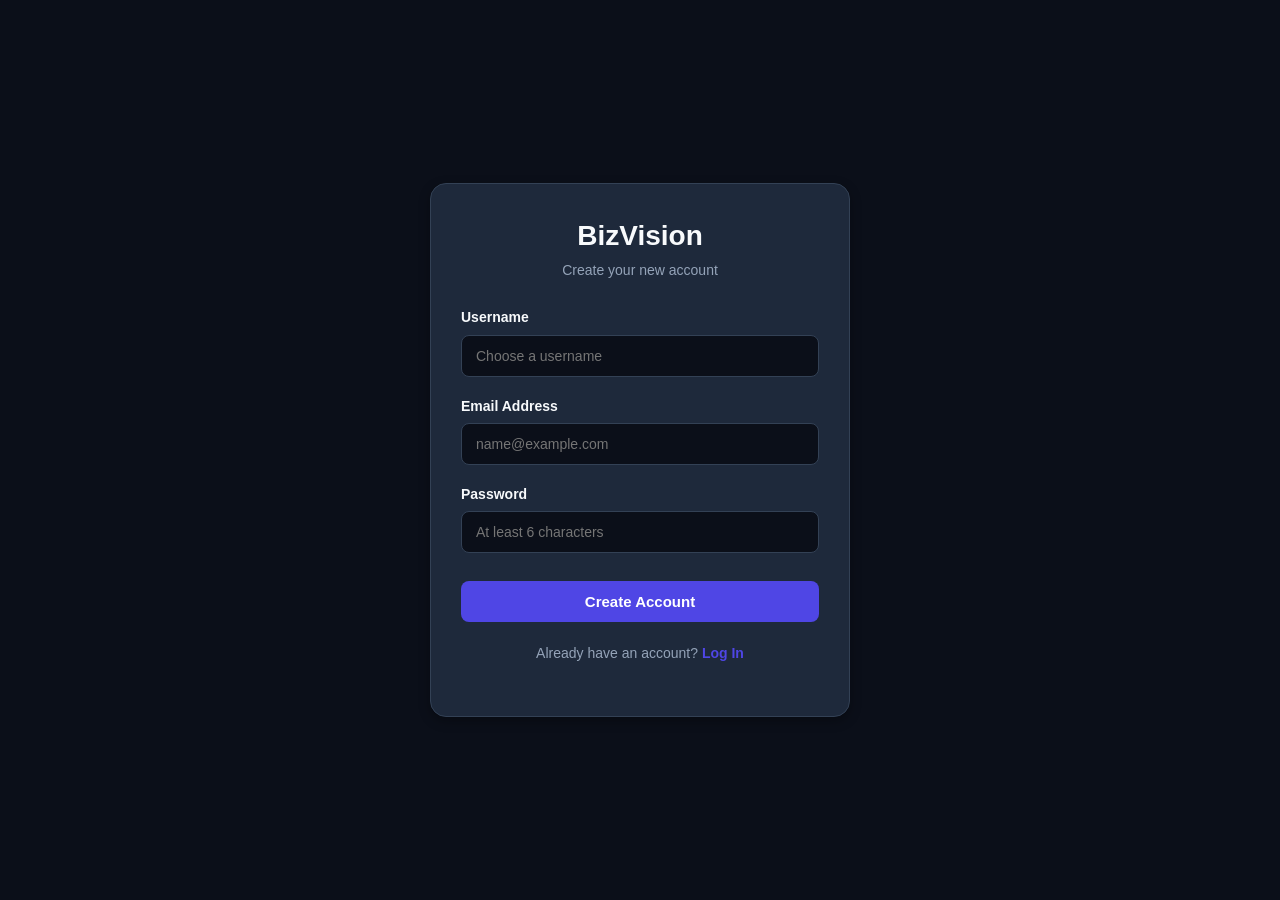
<file: frontend/signup.html>
<!DOCTYPE html>
<html lang="en">
<head>
    <meta charset="UTF-8">
    <meta name="viewport" content="width=device-width, initial-scale=1.0">
    <meta name="description" content="BizVision - Create an account for business analytics">
    <title>BizVision - Sign Up</title>
    <link rel="icon" type="image/svg+xml" href="favicon.svg">
    <link rel="alternate icon" href="favicon.ico">
    <link rel="stylesheet" href="css/style.css">
    <script src="js/auth.js"></script>
</head>
<body class="auth-page">
    <main role="main" class="auth-container">
        <article class="auth-card" role="region" aria-label="Sign Up Card">
            <header class="auth-header">
                <h1 class="auth-title">BizVision</h1>
                <p class="auth-subtitle">Create your new account</p>
            </header>

            <div id="auth-alert" class="auth-alert" role="alert" style="display: none;"></div>

            <form id="signup-form" class="auth-form" novalidate>
                <div class="form-group">
                    <label for="username">Username</label>
                    <input 
                        type="text" 
                        id="username" 
                        name="username" 
                        class="form-input" 
                        placeholder="Choose a username" 
                        required 
                        autocomplete="username">
                </div>

                <div class="form-group">
                    <label for="email">Email Address</label>
                    <input 
                        type="email" 
                        id="email" 
                        name="email" 
                        class="form-input" 
                        placeholder="name@example.com" 
                        required 
                        autocomplete="email">
                </div>

                <div class="form-group">
                    <label for="password">Password</label>
                    <input 
                        type="password" 
                        id="password" 
                        name="password" 
                        class="form-input" 
                        placeholder="At least 6 characters" 
                        required 
                        autocomplete="new-password">
                </div>

                <button type="submit" id="signup-btn" class="auth-submit-btn">Create Account</button>
            </form>

            <footer class="auth-footer">
                <p>Already have an account? <a href="login.html">Log In</a></p>
            </footer>
        </article>
    </main>

    <script>
        document.getElementById('signup-form').addEventListener('submit', async function(e) {
            e.preventDefault();
            const alertEl = document.getElementById('auth-alert');
            alertEl.style.display = 'none';

            const username = document.getElementById('username').value.trim();
            const email = document.getElementById('email').value.trim();
            const password = document.getElementById('password').value;

            if (!username || !email || !password) {
                alertEl.textContent = 'Please fill out all fields.';
                alertEl.style.display = 'block';
                return;
            }

            if (!email.includes('@') || !email.includes('.')) {
                alertEl.textContent = 'Please enter a valid email address.';
                alertEl.style.display = 'block';
                return;
            }

            if (password.length < 6) {
                alertEl.textContent = 'Password must be at least 6 characters long.';
                alertEl.style.display = 'block';
                return;
            }

            const btn = document.getElementById('signup-btn');
            btn.disabled = true;
            btn.textContent = 'Creating Account...';

            try {
                const apiBase = (window.location.protocol === 'file:' || (window.location.port && window.location.port !== '8000'))
                    ? 'http://127.0.0.1:8000/api'
                    : '/api';
                const res = await fetch(`${apiBase}/signup`, {
                    method: 'POST',
                    headers: { 'Content-Type': 'application/json' },
                    body: JSON.stringify({ username, email, password })
                });

                const data = await res.json();
                if (!res.ok) {
                    throw new Error(data.detail || 'Sign up failed.');
                }

                // Auto-login newly registered user
                try {
                    const loginRes = await fetch(`${apiBase}/login`, {
                        method: 'POST',
                        headers: { 'Content-Type': 'application/json' },
                        body: JSON.stringify({ username, password })
                    });
                    const loginData = await loginRes.json();
                    if (loginRes.ok && loginData.token) {
                        sessionStorage.clear();
                        localStorage.setItem('session_token', loginData.token);
                        localStorage.setItem('user_info', JSON.stringify(loginData.user));
                        window.location.href = 'upload.html?onboarding=1';
                        return;
                    }
                } catch (e) {
                    // fallback to login page
                }

                alertEl.style.backgroundColor = '#d4edda';
                alertEl.style.color = '#155724';
                alertEl.style.borderColor = '#c3e6cb';
                alertEl.textContent = 'Account created successfully! Redirecting to login...';
                alertEl.style.display = 'block';

                setTimeout(() => {
                    window.location.href = 'login.html';
                }, 1200);
            } catch (err) {
                alertEl.style.backgroundColor = '#f8d7da';
                alertEl.style.color = '#721c24';
                alertEl.style.borderColor = '#f5c6cb';
                alertEl.textContent = err.message;
                alertEl.style.display = 'block';
                btn.disabled = false;
                btn.textContent = 'Create Account';
            }
        });
    </script>
</body>
</html>
</file>
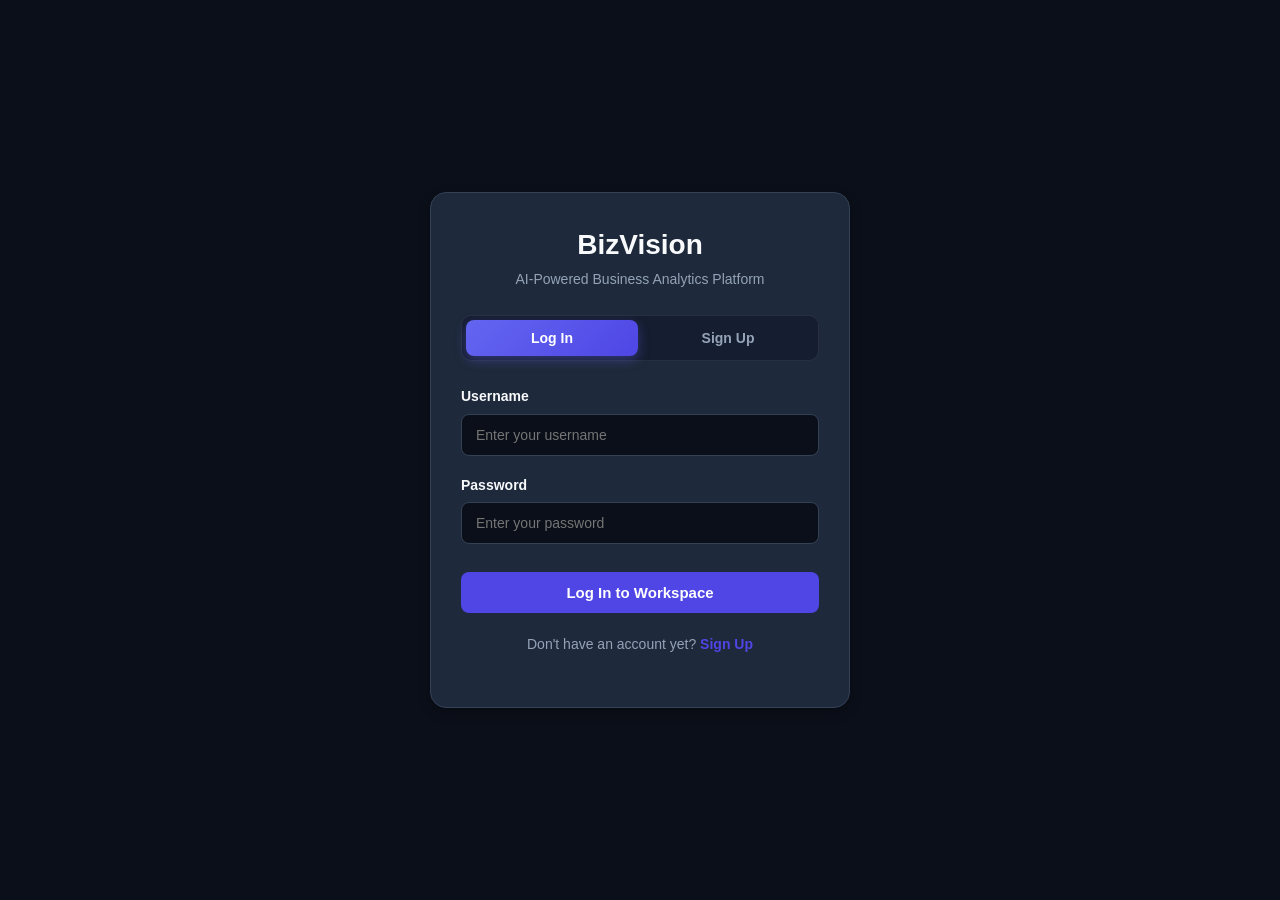
<file: frontend/upload.html>
<!DOCTYPE html>
<html lang="en">
<head>
    <meta charset="UTF-8">
    <meta name="viewport" content="width=device-width, initial-scale=1.0">
    <meta name="description" content="BizVision - Automated Data Ingestion & Quality Audit">
    <title>Upload & Ingest Dataset - BizVision</title>
    <link rel="icon" type="image/svg+xml" href="favicon.svg">
    <link rel="alternate icon" href="favicon.ico">
    <link rel="stylesheet" href="css/style.css">
    <link rel="stylesheet" href="css/responsive.css">
    <script src="js/auth.js"></script>
    <style>
        /* ══════════════════════════════════════════════════════════════════════
           Embedded Dark Navy / Charcoal Theme for Upload Page
           ══════════════════════════════════════════════════════════════════════ */
        body.upload-page {
            background-color: #0b0f19 !important;
            color: #f1f5f9;
            font-family: -apple-system, BlinkMacSystemFont, 'Segoe UI', Roboto, Helvetica, Arial, sans-serif;
            margin: 0;
            padding: 0;
        }

        .upload-page .app-header {
            background: #0d1322 !important;
            border-bottom: 1px solid #1c263b !important;
        }

        .upload-page .sidebar-nav {
            background: #0d1322 !important;
            border-right: 1px solid #1c263b !important;
        }

        .upload-page .main-content {
            background-color: #0b0f19 !important;
            padding: 24px 32px 60px 32px;
            min-height: calc(100vh - 80px);
        }

        .upload-page .app-footer {
            background: #0d1322 !important;
            border-top: 1px solid #1c263b !important;
            color: #64748b !important;
        }

        .upload-header-row {
            display: flex;
            justify-content: space-between;
            align-items: flex-start;
            gap: 20px;
            margin-bottom: 24px;
            flex-wrap: wrap;
        }

        .upload-title-group h2 {
            font-size: 22px;
            font-weight: 700;
            color: #f8fafc;
            letter-spacing: -0.01em;
            margin: 0 0 6px 0;
        }

        .upload-title-group p {
            font-size: 13.5px;
            color: #94a3b8;
            margin: 0;
        }

        .btn-upload-primary {
            background: #0284c7;
            color: #ffffff;
            font-size: 13.5px;
            font-weight: 600;
            padding: 9px 18px;
            border-radius: 8px;
            border: none;
            cursor: pointer;
            display: inline-flex;
            align-items: center;
            gap: 8px;
            transition: background 0.2s ease;
            text-decoration: none;
        }

        .btn-upload-primary:hover {
            background: #0369a1;
        }

        .saas-card {
            background: #111827;
            border: 1px solid #1f293d;
            border-radius: 12px;
            box-shadow: 0 2px 8px rgba(0, 0, 0, 0.25);
            margin-bottom: 22px;
        }

        .saas-card-header {
            padding: 16px 20px;
            border-bottom: 1px solid #1c263b;
            display: flex;
            justify-content: space-between;
            align-items: center;
            flex-wrap: wrap;
            gap: 12px;
        }

        .saas-card-title {
            font-size: 15px;
            font-weight: 600;
            color: #f1f5f9;
            margin: 0;
            display: flex;
            align-items: center;
            gap: 8px;
        }

        .saas-card-subtitle {
            font-size: 12.5px;
            color: #64748b;
            margin: 2px 0 0 0;
        }

        .saas-card-body {
            padding: 20px;
        }

        .saas-dropzone-container {
            padding: 24px;
        }

        .saas-dropzone {
            background: #0b1120;
            border: 2px dashed #26334d;
            border-radius: 10px;
            padding: 32px 24px;
            text-align: center;
            transition: border-color 0.2s, background 0.2s;
            cursor: default;
        }

        .saas-dropzone:hover,
        .saas-dropzone.drag-over {
            border-color: #38bdf8;
            background: #0e172a;
        }

        .dropzone-icon {
            font-size: 38px;
            margin-bottom: 10px;
            color: #38bdf8;
            line-height: 1;
        }

        .dropzone-main-text {
            font-size: 15px;
            font-weight: 600;
            color: #f1f5f9;
            margin-bottom: 4px;
        }

        .dropzone-sub-text {
            font-size: 12.5px;
            color: #94a3b8;
            margin-bottom: 14px;
        }

        .format-badges-row {
            display: flex;
            justify-content: center;
            gap: 8px;
            margin-bottom: 18px;
            flex-wrap: wrap;
        }

        .format-badge {
            background: #1e293b;
            color: #38bdf8;
            border: 1px solid #2d3b55;
            font-size: 11px;
            font-weight: 700;
            padding: 3px 10px;
            border-radius: 6px;
            letter-spacing: 0.03em;
        }

        .format-badge-muted {
            color: #64748b;
            border-color: #1e293b;
            background: #111827;
        }

        .dropzone-actions {
            display: flex;
            justify-content: center;
            gap: 12px;
            flex-wrap: wrap;
        }

        .btn-secondary-dark {
            background: #1e293b;
            border: 1px solid #334155;
            color: #cbd5e1;
            padding: 8px 16px;
            border-radius: 7px;
            font-size: 13px;
            font-weight: 600;
            cursor: pointer;
            transition: all 0.2s;
            display: inline-flex;
            align-items: center;
            gap: 6px;
        }

        .btn-secondary-dark:hover {
            background: #27354f;
            color: #f8fafc;
            border-color: #475569;
        }

        .pipeline-status-strip {
            display: flex;
            align-items: center;
            justify-content: space-between;
            background: #0d1424;
            border: 1px solid #1c273c;
            border-radius: 10px;
            padding: 12px 18px;
            margin-top: 18px;
            overflow-x: auto;
            gap: 8px;
        }

        .pipeline-step {
            display: flex;
            align-items: center;
            gap: 8px;
            font-size: 12px;
            font-weight: 600;
            color: #64748b;
            white-space: nowrap;
        }

        .pipeline-step-badge {
            width: 22px;
            height: 22px;
            border-radius: 50%;
            background: #1e293b;
            border: 1px solid #334155;
            color: #94a3b8;
            display: flex;
            align-items: center;
            justify-content: center;
            font-size: 11px;
        }

        .pipeline-step.active {
            color: #38bdf8;
        }

        .pipeline-step.active .pipeline-step-badge {
            background: #0284c7;
            border-color: #38bdf8;
            color: #ffffff;
        }

        .pipeline-step.completed {
            color: #2dd4bf;
        }

        .pipeline-step.completed .pipeline-step-badge {
            background: #0d9488;
            border-color: #2dd4bf;
            color: #ffffff;
        }

        .pipeline-divider {
            color: #334155;
            font-size: 14px;
        }

        .overview-metrics-grid {
            display: grid;
            grid-template-columns: repeat(auto-fit, minmax(130px, 1fr));
            gap: 14px;
        }

        .overview-metric-box {
            background: #0b1120;
            border: 1px solid #1c273c;
            border-radius: 8px;
            padding: 12px 14px;
        }

        .metric-label {
            font-size: 11.5px;
            color: #64748b;
            margin-bottom: 5px;
            text-transform: uppercase;
            letter-spacing: 0.04em;
            font-weight: 600;
        }

        .metric-value {
            font-size: 15px;
            font-weight: 700;
            color: #f8fafc;
            white-space: nowrap;
            overflow: hidden;
            text-overflow: ellipsis;
        }

        .quality-badge-compact {
            display: inline-flex;
            align-items: center;
            gap: 6px;
            padding: 4px 10px;
            border-radius: 6px;
            font-size: 12px;
            font-weight: 700;
            background: rgba(45, 212, 191, 0.12);
            color: #2dd4bf;
            border: 1px solid rgba(45, 212, 191, 0.25);
            transition: all 0.3s ease;
        }

        /* ══════════════════════════════════════════════════════════════════════
           2x2 Equal-Height Dashboard Grid (Row 1 Equal, Row 2 Equal)
           ══════════════════════════════════════════════════════════════════════ */
        .main-preview-split-grid {
            display: grid;
            grid-template-columns: minmax(0, 1fr) 380px;
            gap: 22px;
            align-items: stretch;
            margin-bottom: 24px;
        }

        @media (max-width: 1180px) {
            .main-preview-split-grid {
                grid-template-columns: 1fr;
            }
        }

        #data-preview-card,
        #data-quality-card,
        #dataset-manager-card,
        #schema-detection-card {
            display: flex;
            flex-direction: column;
            height: 100%;
            margin-bottom: 0 !important;
        }

        #data-preview-card .dark-data-table-wrapper {
            flex: 1;
            min-height: 220px;
            max-height: 380px;
            overflow: auto;
        }

        #data-preview-card .table-pagination-footer {
            margin-top: auto;
        }

        #dataset-manager-card .dataset-manager-table-wrapper {
            flex: 1;
            min-height: 240px;
            max-height: 270px;
            overflow-y: auto;
            overflow-x: auto;
        }

        #schema-detection-card .schema-table-wrapper {
            flex: 1;
            min-height: 240px;
            max-height: 270px;
            overflow-y: auto;
        }

        .dataset-manager-table-wrapper::-webkit-scrollbar,
        .schema-table-wrapper::-webkit-scrollbar,
        .dark-data-table-wrapper::-webkit-scrollbar {
            width: 6px;
            height: 6px;
        }

        .dataset-manager-table-wrapper::-webkit-scrollbar-track,
        .schema-table-wrapper::-webkit-scrollbar-track,
        .dark-data-table-wrapper::-webkit-scrollbar-track {
            background: #0b1120;
        }

        .dataset-manager-table-wrapper::-webkit-scrollbar-thumb,
        .schema-table-wrapper::-webkit-scrollbar-thumb,
        .dark-data-table-wrapper::-webkit-scrollbar-thumb {
            background: #233148;
            border-radius: 3px;
        }

        .dataset-manager-table-wrapper::-webkit-scrollbar-thumb:hover,
        .schema-table-wrapper::-webkit-scrollbar-thumb:hover,
        .dark-data-table-wrapper::-webkit-scrollbar-thumb:hover {
            background: #38bdf8;
        }

        .table-toolbar {
            display: flex;
            justify-content: space-between;
            align-items: center;
            gap: 12px;
            padding: 12px 16px;
            border-bottom: 1px solid #1c263b;
            background: #0e1526;
            border-top-left-radius: 12px;
            border-top-right-radius: 12px;
            flex-wrap: wrap;
        }

        .table-search-input {
            background: #0b101d;
            border: 1px solid #233148;
            color: #f1f5f9;
            padding: 7px 12px;
            border-radius: 6px;
            font-size: 12.5px;
            width: 220px;
            outline: none;
            transition: border-color 0.2s;
        }

        .table-search-input:focus {
            border-color: #38bdf8;
        }

        .table-toolbar-right {
            display: flex;
            align-items: center;
            gap: 10px;
            font-size: 12.5px;
            color: #94a3b8;
        }

        .table-select-page-size {
            background: #0b101d;
            border: 1px solid #233148;
            color: #cbd5e1;
            padding: 5px 8px;
            border-radius: 6px;
            font-size: 12px;
            outline: none;
        }

        .dark-data-table-wrapper {
            overflow-x: auto;
            max-height: 440px;
        }

        .dark-data-table {
            width: 100%;
            border-collapse: collapse;
            font-size: 12.5px;
            color: #cbd5e1;
            text-align: left;
        }

        .dark-data-table th {
            background: #0d1424;
            color: #94a3b8;
            font-weight: 600;
            padding: 10px 14px;
            border-bottom: 2px solid #1c263b;
            white-space: nowrap;
            position: sticky;
            top: 0;
            z-index: 2;
            cursor: pointer;
            user-select: none;
        }

        .dark-data-table th:hover {
            color: #38bdf8;
        }

        .column-type-sub {
            font-size: 10px;
            font-weight: 500;
            color: #38bdf8;
            display: block;
            margin-top: 2px;
            text-transform: uppercase;
            letter-spacing: 0.04em;
        }

        .dark-data-table td {
            padding: 10px 14px;
            border-bottom: 1px solid #162033;
            white-space: nowrap;
        }

        .dark-data-table tbody tr:hover {
            background: #141d30;
        }

        .row-num-cell {
            color: #475569;
            font-size: 11px;
            width: 40px;
            text-align: center;
        }

        .table-pagination-footer {
            display: flex;
            justify-content: space-between;
            align-items: center;
            padding: 12px 16px;
            border-top: 1px solid #1c263b;
            background: #0e1526;
            border-bottom-left-radius: 12px;
            border-bottom-right-radius: 12px;
            font-size: 12px;
            color: #94a3b8;
            flex-wrap: wrap;
            gap: 8px;
        }

        .pagination-btn-group {
            display: flex;
            gap: 6px;
        }

        .btn-page-nav {
            background: #1e293b;
            border: 1px solid #334155;
            color: #cbd5e1;
            padding: 4px 10px;
            border-radius: 6px;
            font-size: 11.5px;
            font-weight: 600;
            cursor: pointer;
        }

        .btn-page-nav:disabled {
            opacity: 0.4;
            cursor: not-allowed;
        }

        .btn-page-nav:hover:not(:disabled) {
            background: #2e3e5c;
            color: #f8fafc;
        }

        .score-ring-container {
            display: flex;
            flex-direction: column;
            align-items: center;
            padding: 16px 0;
        }

        .score-ring-svg {
            transform: rotate(-90deg);
        }

        .score-ring-bg {
            stroke: #1e293b;
        }

        .score-ring-progress {
            stroke: #14b8a6;
            stroke-linecap: round;
            transition: stroke-dashoffset 0.8s ease-out, stroke 0.4s ease;
        }

        .score-text-center {
            font-size: 24px;
            font-weight: 700;
            color: #f8fafc;
            text-anchor: middle;
            dominant-baseline: central;
        }

        .score-sublabel {
            font-size: 12.5px;
            font-weight: 600;
            color: #2dd4bf;
            margin-top: 6px;
            text-align: center;
            transition: color 0.3s ease;
        }

        .before-after-table {
            width: 100%;
            border-collapse: collapse;
            font-size: 12px;
            margin-top: 14px;
            border-top: 1px solid #1c263b;
        }

        .before-after-table th {
            color: #64748b;
            font-size: 11px;
            font-weight: 600;
            text-transform: uppercase;
            padding: 8px 6px;
            border-bottom: 1px solid #1c263b;
        }

        .before-after-table td {
            padding: 8px 6px;
            border-bottom: 1px solid #162033;
            color: #cbd5e1;
        }

        .pill-before {
            color: #f59e0b;
            background: rgba(245, 158, 11, 0.12);
            border: 1px solid rgba(245, 158, 11, 0.25);
            padding: 2px 6px;
            border-radius: 4px;
            font-size: 11px;
            font-weight: 600;
        }

        .pill-after {
            color: #2dd4bf;
            background: rgba(45, 212, 191, 0.12);
            border: 1px solid rgba(45, 212, 191, 0.25);
            padding: 2px 6px;
            border-radius: 4px;
            font-size: 11px;
            font-weight: 600;
        }

        .schema-table {
            width: 100%;
            border-collapse: collapse;
            font-size: 12px;
        }

        .schema-table th {
            background: #0d1424;
            color: #94a3b8;
            padding: 8px 10px;
            font-weight: 600;
            border-bottom: 1px solid #1c263b;
            text-align: left;
        }

        .schema-table td {
            padding: 8px 10px;
            border-bottom: 1px solid #162033;
            color: #cbd5e1;
        }

        .schema-role-badge {
            display: inline-block;
            padding: 2px 7px;
            border-radius: 4px;
            font-size: 10.5px;
            font-weight: 600;
        }

        .role-identifier { background: rgba(148, 163, 184, 0.12); color: #94a3b8; border: 1px solid #334155; }
        .role-metric { background: rgba(56, 189, 248, 0.12); color: #38bdf8; border: 1px solid rgba(56, 189, 248, 0.25); }
        .role-dimension { background: rgba(167, 139, 250, 0.12); color: #c084fc; border: 1px solid rgba(167, 139, 250, 0.25); }
        .role-time { background: rgba(45, 212, 191, 0.12); color: #2dd4bf; border: 1px solid rgba(45, 212, 191, 0.25); }

        .success-banner-card {
            background: #0b1923;
            border: 1px solid #114e4b;
            border-radius: 12px;
            padding: 18px 24px;
            margin-bottom: 24px;
            display: flex;
            justify-content: space-between;
            align-items: center;
            flex-wrap: wrap;
            gap: 16px;
        }

        .success-banner-left {
            display: flex;
            align-items: center;
            gap: 14px;
        }

        .success-banner-icon {
            font-size: 28px;
            color: #2dd4bf;
        }

        .success-banner-title {
            font-size: 15.5px;
            font-weight: 700;
            color: #f1f5f9;
            margin: 0 0 3px 0;
        }

        .success-banner-desc {
            font-size: 13px;
            color: #94a3b8;
            margin: 0;
        }

        .success-banner-actions {
            display: flex;
            align-items: center;
            gap: 10px;
            flex-wrap: wrap;
        }

        .btn-success-action {
            background: #134e4a;
            color: #2dd4bf;
            border: 1px solid #2dd4bf44;
            font-size: 12.5px;
            font-weight: 600;
            padding: 8px 14px;
            border-radius: 6px;
            cursor: pointer;
            text-decoration: none;
            transition: all 0.2s;
            display: inline-flex;
            align-items: center;
            gap: 6px;
        }

        .btn-success-action:hover {
            background: #115e59;
            color: #ffffff;
            border-color: #2dd4bf;
        }

        .dataset-manager-table {
            width: 100%;
            border-collapse: collapse;
            font-size: 13px;
        }

        .dataset-manager-table th {
            background: #0d1424;
            color: #94a3b8;
            padding: 11px 16px;
            font-weight: 600;
            border-bottom: 1px solid #1c263b;
            text-align: left;
        }

        .dataset-manager-table td {
            padding: 12px 16px;
            border-bottom: 1px solid #162033;
            color: #cbd5e1;
        }

        .dataset-manager-table tbody tr:hover {
            background: #141d30;
        }

        .btn-row-action {
            background: #1e293b;
            border: 1px solid #334155;
            color: #cbd5e1;
            font-size: 11.5px;
            font-weight: 600;
            padding: 4px 10px;
            border-radius: 5px;
            cursor: pointer;
            transition: all 0.15s;
            margin-right: 6px;
        }

        .btn-row-action:hover {
            background: #2d3e5f;
            color: #38bdf8;
            border-color: #38bdf8;
        }

        /* ══════════════════════════════════════════════════════════════════════
           Format Selector Component
           ══════════════════════════════════════════════════════════════════════ */
        .format-selector-wrapper {
            display: flex;
            align-items: center;
            justify-content: center;
            gap: 12px;
            margin-bottom: 20px;
            flex-wrap: wrap;
        }

        .format-selector-label {
            font-size: 12px;
            font-weight: 600;
            color: #94a3b8;
            text-transform: uppercase;
            letter-spacing: 0.04em;
        }

        .format-pills {
            display: inline-flex;
            background: #0d1424;
            border: 1px solid #1e293b;
            border-radius: 30px;
            padding: 3px;
            gap: 3px;
        }

        .format-pill {
            background: transparent;
            border: none;
            color: #94a3b8;
            font-size: 12px;
            font-weight: 600;
            padding: 5px 14px;
            border-radius: 20px;
            cursor: pointer;
            transition: all 0.2s ease;
        }

        .format-pill:hover {
            color: #f1f5f9;
            background: rgba(255, 255, 255, 0.05);
        }

        .format-pill.active {
            background: #0284c7;
            color: #ffffff;
            box-shadow: 0 2px 8px rgba(2, 132, 199, 0.35);
        }

        /* ══════════════════════════════════════════════════════════════════════
           Kaggle Import Button & Modal
           ══════════════════════════════════════════════════════════════════════ */
        .btn-kaggle-import {
            background: #111d33;
            border: 1px solid #0ea5e9;
            color: #38bdf8;
            padding: 8px 16px;
            border-radius: 7px;
            font-size: 13px;
            font-weight: 600;
            cursor: pointer;
            transition: all 0.2s;
            display: inline-flex;
            align-items: center;
            gap: 8px;
        }

        .btn-kaggle-import:hover {
            background: #0284c7;
            color: #ffffff;
            box-shadow: 0 0 14px rgba(56, 189, 248, 0.3);
        }

        .kaggle-k-icon {
            display: inline-flex;
            align-items: center;
            justify-content: center;
            width: 18px;
            height: 18px;
            background: #20beff;
            color: #0d1424;
            font-weight: 900;
            font-size: 11px;
            border-radius: 4px;
            line-height: 1;
        }

        .modal-backdrop {
            position: fixed;
            top: 0;
            left: 0;
            right: 0;
            bottom: 0;
            background: rgba(4, 8, 18, 0.75);
            backdrop-filter: blur(6px);
            display: flex;
            align-items: center;
            justify-content: center;
            z-index: 1000;
            opacity: 0;
            pointer-events: none;
            transition: opacity 0.25s ease;
        }

        .modal-backdrop.open {
            opacity: 1;
            pointer-events: auto;
        }

        .modal-card {
            background: #0f172a;
            border: 1px solid #1e293b;
            border-radius: 14px;
            width: 90%;
            max-width: 620px;
            box-shadow: 0 16px 36px rgba(0, 0, 0, 0.5);
            overflow: hidden;
            transform: translateY(18px);
            transition: transform 0.25s ease;
        }

        .modal-backdrop.open .modal-card {
            transform: translateY(0);
        }

        .modal-header {
            padding: 18px 22px;
            border-bottom: 1px solid #1e293b;
            display: flex;
            justify-content: space-between;
            align-items: center;
            background: #0d1424;
        }

        .modal-title {
            font-size: 16px;
            font-weight: 700;
            color: #f8fafc;
            display: flex;
            align-items: center;
            gap: 10px;
            margin: 0;
        }

        .modal-close-btn {
            background: transparent;
            border: none;
            color: #94a3b8;
            font-size: 20px;
            cursor: pointer;
            padding: 4px;
            line-height: 1;
        }

        .modal-close-btn:hover {
            color: #f8fafc;
        }

        .modal-body {
            padding: 22px;
            max-height: 70vh;
            overflow-y: auto;
        }

        .kaggle-quick-grid {
            display: grid;
            grid-template-columns: 1fr 1fr;
            gap: 12px;
            margin-top: 14px;
        }

        @media (max-width: 640px) {
            .kaggle-quick-grid {
                grid-template-columns: 1fr;
            }
        }

        .kaggle-quick-item {
            background: #131d33;
            border: 1px solid #1e293b;
            border-radius: 8px;
            padding: 12px;
            cursor: pointer;
            transition: all 0.2s;
            text-align: left;
            position: relative;
        }

        .kaggle-quick-item:hover {
            border-color: #38bdf8;
            background: #172440;
            transform: translateY(-2px);
        }

        .kaggle-quick-name {
            font-weight: 600;
            font-size: 13px;
            color: #f1f5f9;
            margin-bottom: 4px;
        }

        .kaggle-quick-meta {
            font-size: 11.5px;
            color: #94a3b8;
            display: flex;
            justify-content: space-between;
        }

        /* ══════════════════════════════════════════════════════════════════════
           Summary & KPI Metric Cards (5 Cards Grid)
           ══════════════════════════════════════════════════════════════════════ */
        .kpi-cards-grid {
            display: grid;
            grid-template-columns: repeat(auto-fit, minmax(180px, 1fr));
            gap: 14px;
            margin-bottom: 22px;
        }

        .kpi-card {
            background: #111827;
            border: 1px solid #1e293b;
            border-radius: 12px;
            padding: 16px 18px;
            box-shadow: 0 2px 8px rgba(0, 0, 0, 0.2);
            transition: transform 0.2s, border-color 0.2s;
            position: relative;
            overflow: hidden;
        }

        .kpi-card:hover {
            border-color: #2b3a55;
            transform: translateY(-2px);
        }

        .kpi-card-top {
            display: flex;
            justify-content: space-between;
            align-items: center;
            margin-bottom: 8px;
        }

        .kpi-card-label {
            font-size: 11.5px;
            font-weight: 600;
            color: #94a3b8;
            text-transform: uppercase;
            letter-spacing: 0.04em;
        }

        .kpi-card-icon {
            font-size: 18px;
            opacity: 0.85;
        }

        .kpi-card-value {
            font-size: 18px;
            font-weight: 700;
            color: #f8fafc;
            margin-bottom: 4px;
            letter-spacing: -0.01em;
            word-break: break-word;
        }

        .kpi-card-sub {
            font-size: 11.5px;
            color: #64748b;
            display: flex;
            align-items: center;
            gap: 6px;
        }

        .kpi-quick-rename-btn {
            background: rgba(56, 189, 248, 0.12);
            color: #38bdf8;
            border: 1px solid rgba(56, 189, 248, 0.25);
            font-size: 11px;
            font-weight: 600;
            padding: 2px 8px;
            border-radius: 4px;
            cursor: pointer;
            transition: all 0.15s;
        }

        .kpi-quick-rename-btn:hover {
            background: #0284c7;
            color: #ffffff;
        }

        .kpi-pill-type {
            display: inline-block;
            background: rgba(2, 132, 199, 0.15);
            color: #38bdf8;
            border: 1px solid rgba(2, 132, 199, 0.3);
            padding: 1px 8px;
            border-radius: 4px;
            font-size: 12px;
            font-weight: 700;
        }

        .kpi-dups-highlight {
            color: #2dd4bf;
        }

        /* ══════════════════════════════════════════════════════════════════════
           Inline Cell Edit Mode & Controls
           ══════════════════════════════════════════════════════════════════════ */
        .btn-edit-mode {
            background: #1e293b;
            border: 1px solid #334155;
            color: #cbd5e1;
            padding: 6px 12px;
            border-radius: 6px;
            font-size: 12px;
            font-weight: 600;
            cursor: pointer;
            transition: all 0.2s;
            display: inline-flex;
            align-items: center;
            gap: 6px;
        }

        .btn-edit-mode:hover {
            background: #27354f;
            color: #38bdf8;
            border-color: #38bdf8;
        }

        .btn-edit-mode.active {
            background: #0284c7;
            color: #ffffff;
            border-color: #38bdf8;
            box-shadow: 0 0 10px rgba(56, 189, 248, 0.4);
        }

        .edit-mode-active-bar {
            background: #0b2239;
            border-bottom: 1px solid #0284c7;
            padding: 8px 16px;
            display: flex;
            justify-content: space-between;
            align-items: center;
            font-size: 12px;
            color: #38bdf8;
            flex-wrap: wrap;
            gap: 8px;
        }

        .dark-data-table.editing-enabled td.editable-cell {
            cursor: pointer;
            transition: background 0.15s;
            position: relative;
        }

        .dark-data-table.editing-enabled td.editable-cell:hover {
            background: #1b263b;
            outline: 1px dashed #38bdf8;
        }

        .dark-data-table td.cell-modified {
            background: rgba(56, 189, 248, 0.1) !important;
            color: #38bdf8;
            font-weight: 600;
            position: relative;
        }

        .dark-data-table td.cell-modified::after {
            content: '';
            position: absolute;
            top: 4px;
            right: 4px;
            width: 6px;
            height: 6px;
            border-radius: 50%;
            background: #38bdf8;
        }

        .table-inline-input {
            width: 100%;
            background: #080d1a;
            border: 1px solid #38bdf8;
            color: #ffffff;
            padding: 4px 6px;
            border-radius: 4px;
            font-size: 12px;
            outline: none;
            box-shadow: 0 0 6px rgba(56, 189, 248, 0.35);
        }

        /* ══════════════════════════════════════════════════════════════════════
           Cleaned vs Raw Data View Tabs
           ══════════════════════════════════════════════════════════════════════ */
        .view-mode-tabs {
            display: inline-flex;
            background: #090e1a;
            border: 1px solid #1e293b;
            border-radius: 6px;
            padding: 2px;
            gap: 2px;
        }

        .view-mode-tab {
            background: transparent;
            border: none;
            color: #94a3b8;
            font-size: 11.5px;
            font-weight: 600;
            padding: 4px 10px;
            border-radius: 4px;
            cursor: pointer;
            transition: all 0.15s;
        }

        .view-mode-tab:hover {
            color: #f1f5f9;
        }

        .view-mode-tab.active {
            background: #1e293b;
            color: #38bdf8;
        }

        /* ══════════════════════════════════════════════════════════════════════
           Download / Export Split Button & Menu
           ══════════════════════════════════════════════════════════════════════ */
        .export-dropdown-wrapper {
            position: relative;
            display: inline-flex;
        }

        .btn-download-primary {
            background: #10b981;
            color: #ffffff;
            font-size: 12px;
            font-weight: 600;
            padding: 6px 12px;
            border-top-left-radius: 6px;
            border-bottom-left-radius: 6px;
            border: none;
            cursor: pointer;
            display: inline-flex;
            align-items: center;
            gap: 6px;
            transition: background 0.2s;
        }

        .btn-download-primary:hover {
            background: #059669;
        }

        .btn-download-trigger {
            background: #059669;
            color: #ffffff;
            border: none;
            border-left: 1px solid rgba(255, 255, 255, 0.2);
            padding: 6px 8px;
            border-top-right-radius: 6px;
            border-bottom-right-radius: 6px;
            cursor: pointer;
            font-size: 11px;
        }

        .btn-download-trigger:hover {
            background: #047857;
        }

        .export-menu-dropdown {
            position: absolute;
            top: 100%;
            right: 0;
            margin-top: 4px;
            background: #0f172a;
            border: 1px solid #1e293b;
            border-radius: 8px;
            box-shadow: 0 10px 24px rgba(0, 0, 0, 0.4);
            min-width: 170px;
            z-index: 50;
            padding: 4px;
            display: none;
        }

        .export-menu-dropdown.show {
            display: block;
        }

        .export-item-btn {
            width: 100%;
            background: transparent;
            border: none;
            color: #cbd5e1;
            padding: 8px 12px;
            text-align: left;
            font-size: 12px;
            font-weight: 500;
            border-radius: 5px;
            cursor: pointer;
            display: flex;
            align-items: center;
            gap: 8px;
            transition: background 0.15s;
        }

        .export-item-btn:hover {
            background: #1e293b;
            color: #38bdf8;
        }

        /* ══════════════════════════════════════════════════════════════════════
           Data Cleaning Log Panel
           ══════════════════════════════════════════════════════════════════════ */
        .cleaning-log-grid {
            display: grid;
            grid-template-columns: repeat(auto-fit, minmax(220px, 1fr));
            gap: 12px;
            margin-top: 12px;
        }

        .cleaning-step-card {
            background: #0b1120;
            border: 1px solid #1c273c;
            border-radius: 8px;
            padding: 12px 14px;
            display: flex;
            gap: 12px;
            align-items: flex-start;
        }

        .cleaning-step-icon {
            font-size: 18px;
            background: rgba(45, 212, 191, 0.12);
            color: #2dd4bf;
            padding: 6px;
            border-radius: 6px;
            line-height: 1;
            flex-shrink: 0;
        }

        .cleaning-step-info h4 {
            font-size: 13px;
            font-weight: 600;
            color: #f1f5f9;
            margin: 0 0 3px 0;
        }

        .cleaning-step-info p {
            font-size: 11.5px;
            color: #94a3b8;
            margin: 0;
            line-height: 1.4;
        }

        /* ══════════════════════════════════════════════════════════════════════
           Dataset Management Inline Rename & Search
           ══════════════════════════════════════════════════════════════════════ */
        .manager-search-box {
            position: relative;
            display: flex;
            align-items: center;
        }

        .manager-search-input {
            background: #0b101d;
            border: 1px solid #233148;
            color: #f1f5f9;
            padding: 7px 12px 7px 30px;
            border-radius: 6px;
            font-size: 12.5px;
            width: 250px;
            outline: none;
            transition: border-color 0.2s;
        }

        .manager-search-input:focus {
            border-color: #38bdf8;
        }

        .manager-search-icon {
            position: absolute;
            left: 10px;
            color: #64748b;
            font-size: 12px;
            pointer-events: none;
        }

        .inline-rename-input {
            background: #080e1a;
            border: 1px solid #38bdf8;
            color: #ffffff;
            padding: 4px 8px;
            border-radius: 4px;
            font-size: 12.5px;
            outline: none;
            font-weight: 600;
        }

        .btn-rename-save, .btn-rename-cancel {
            background: transparent;
            border: none;
            font-size: 14px;
            cursor: pointer;
            padding: 2px 4px;
            line-height: 1;
        }

        .btn-rename-save { color: #10b981; }
        .btn-rename-cancel { color: #ef4444; }

        /* ══════════════════════════════════════════════════════════════════════
           Toast Notification System
           ══════════════════════════════════════════════════════════════════════ */
        .toast-notification-container {
            position: fixed;
            top: 20px;
            right: 20px;
            z-index: 9999;
            display: flex;
            flex-direction: column;
            gap: 10px;
            pointer-events: none;
        }

        .toast-notification {
            background: #0f172a;
            border: 1px solid #1e293b;
            color: #f8fafc;
            padding: 12px 18px;
            border-radius: 8px;
            box-shadow: 0 10px 25px rgba(0, 0, 0, 0.4);
            font-size: 13px;
            font-weight: 500;
            display: flex;
            align-items: center;
            gap: 10px;
            min-width: 280px;
            max-width: 420px;
            pointer-events: auto;
            animation: toastSlideIn 0.3s cubic-bezier(0.16, 1, 0.3, 1);
            transition: opacity 0.25s, transform 0.25s;
        }

        .toast-notification.toast-success {
            border-left: 4px solid #10b981;
        }

        .toast-notification.toast-info {
            border-left: 4px solid #38bdf8;
        }

        .toast-notification.toast-warning {
            border-left: 4px solid #f59e0b;
        }

        .toast-notification.toast-error {
            border-left: 4px solid #ef4444;
        }

        .toast-notification.toast-hiding {
            opacity: 0;
            transform: translateX(30px);
        }

        @keyframes toastSlideIn {
            from {
                opacity: 0;
                transform: translateX(40px);
            }
            to {
                opacity: 1;
                transform: translateX(0);
            }
        }

        /* ══════════════════════════════════════════════════════════════════════
           Light Mode Overrides for Upload Page
           ══════════════════════════════════════════════════════════════════════ */
        html[data-theme="light"] body.upload-page,
        body.upload-page.light-mode {
            background-color: #f8fafc !important;
            color: #0f172a !important;
        }

        html[data-theme="light"] .upload-page .app-header,
        body.upload-page.light-mode .app-header {
            background: #ffffff !important;
            border-bottom: 1px solid #e2e8f0 !important;
        }

        html[data-theme="light"] .upload-page .sidebar-nav,
        body.upload-page.light-mode .sidebar-nav {
            background: #ffffff !important;
            border-right: 1px solid #e2e8f0 !important;
        }

        html[data-theme="light"] .upload-page .main-content,
        body.upload-page.light-mode .main-content {
            background-color: #f8fafc !important;
        }

        html[data-theme="light"] .upload-page .app-footer,
        body.upload-page.light-mode .app-footer {
            background: #ffffff !important;
            border-top: 1px solid #e2e8f0 !important;
            color: #64748b !important;
        }

        html[data-theme="light"] .upload-title-group h2,
        body.upload-page.light-mode .upload-title-group h2 {
            color: #0f172a !important;
        }

        html[data-theme="light"] .upload-title-group p,
        body.upload-page.light-mode .upload-title-group p {
            color: #64748b !important;
        }

        html[data-theme="light"] .saas-card,
        body.upload-page.light-mode .saas-card {
            background: #ffffff !important;
            border: 1px solid #e2e8f0 !important;
            box-shadow: 0 2px 8px rgba(0, 0, 0, 0.04) !important;
        }

        html[data-theme="light"] .saas-card-header,
        body.upload-page.light-mode .saas-card-header {
            border-bottom: 1px solid #e2e8f0 !important;
        }

        html[data-theme="light"] .saas-card-title,
        body.upload-page.light-mode .saas-card-title {
            color: #0f172a !important;
        }

        html[data-theme="light"] .upload-dropzone,
        body.upload-page.light-mode .upload-dropzone {
            background: #f8fafc !important;
            border-color: #cbd5e1 !important;
        }

        html[data-theme="light"] .upload-dropzone:hover,
        body.upload-page.light-mode .upload-dropzone:hover {
            border-color: #0284c7 !important;
            background: #f0f9ff !important;
        }

        html[data-theme="light"] .upload-drop-title,
        body.upload-page.light-mode .upload-drop-title {
            color: #0f172a !important;
        }

        html[data-theme="light"] .upload-drop-hint,
        body.upload-page.light-mode .upload-drop-hint {
            color: #64748b !important;
        }

        html[data-theme="light"] .preview-table th,
        html[data-theme="light"] .upload-preview-table th,
        body.upload-page.light-mode .preview-table th,
        body.upload-page.light-mode .upload-preview-table th {
            background: #f1f5f9 !important;
            color: #475569 !important;
            border-bottom: 1px solid #e2e8f0 !important;
        }

        html[data-theme="light"] .preview-table td,
        html[data-theme="light"] .upload-preview-table td,
        body.upload-page.light-mode .preview-table td,
        body.upload-page.light-mode .upload-preview-table td {
            border-bottom: 1px solid #e2e8f0 !important;
            color: #334155 !important;
        }

        html[data-theme="light"] .preview-table tr:hover td,
        html[data-theme="light"] .upload-preview-table tr:hover td,
        body.upload-page.light-mode .preview-table tr:hover td,
        body.upload-page.light-mode .upload-preview-table tr:hover td {
            background: #f8fafc !important;
        }

        html[data-theme="light"] .audit-metric-card,
        body.upload-page.light-mode .audit-metric-card {
            background: #f8fafc !important;
            border: 1px solid #e2e8f0 !important;
        }

        html[data-theme="light"] .btn-row-action,
        body.upload-page.light-mode .btn-row-action {
            background: #f1f5f9 !important;
            border: 1px solid #cbd5e1 !important;
            color: #334155 !important;
        }

        html[data-theme="light"] .btn-row-action:hover,
        body.upload-page.light-mode .btn-row-action:hover {
            background: #e2e8f0 !important;
            color: #0284c7 !important;
        }
    </style>
</head>
<body class="upload-page">
    <!-- TOAST NOTIFICATION SYSTEM CONTAINER -->
    <div id="toast-container" class="toast-notification-container" aria-live="polite"></div>

    <!-- HEADER: Top navigation and branding -->
    <header role="banner" class="app-header">
        <!-- LEFT: Mobile Menu Toggle, Logo & Branding -->
        <div class="header-left">
            <button id="mobile-menu-btn" class="mobile-menu-toggle" aria-label="Toggle Navigation" title="Toggle Sidebar Navigation">
                ☰
            </button>
            <a href="index.html" class="logo-container">
                <span class="logo-icon">📊</span>
                <div class="logo-text">
                    <h1 class="logo-title">BizVision</h1>
                    <span class="logo-subtitle">Analytics Dashboard</span>
                </div>
            </a>
        </div>

        <!-- MIDDLE: Primary Global Dataset Search Bar -->
        <div class="header-middle">
            <div class="dataset-search-wrapper">
                <span class="dataset-search-icon" title="Search active dataset" aria-label="Search dataset">🔍</span>
                <input type="search" id="dataset-search-input" class="dataset-search-input" placeholder="Search pages, datasets, metrics..." autocomplete="off">
                <button type="button" id="dataset-search-clear-btn" class="dataset-search-clear-btn" style="display: none;" title="Clear search">✕</button>
                <div id="dataset-search-dropdown" class="dataset-search-dropdown" style="display: none;"></div>
            </div>
        </div>

        <!-- RIGHT: Header Actions -->
        <div class="header-right">
            <!-- Notifications Bell -->
            <div style="position: relative;">
                <button id="notif-btn" class="header-action-btn" aria-label="Notifications" title="Notifications">
                    🔔
                    <span class="notif-badge" id="notif-badge-count">3</span>
                </button>
                <div id="notif-dropdown-menu" class="header-dropdown-menu" style="display: none;">
                    <div class="dropdown-header-info" style="display: flex; justify-content: space-between; align-items: center;">
                        <strong>Notifications</strong>
                        <button id="clear-notif-btn" class="clear-notif-action-btn">Clear all</button>
                    </div>
                    <div id="notif-items-container">
                        <!-- Populated dynamically via JS -->
                    </div>
                </div>
            </div>

            <!-- Profile Avatar Menu -->
            <div style="position: relative;">
                <button id="profile-btn" class="profile-trigger-btn" aria-label="User Profile">
                    <img id="avatar-img" class="avatar-badge" src="" alt="Avatar" style="display: none;">
                    <span id="avatar-initial" class="avatar-badge">P</span>
                    <span id="header-username-text" class="profile-username">Pawan</span>
                    <span style="font-size: 10px; opacity: 0.8;">▾</span>
                </button>
                <div id="profile-dropdown-menu" class="header-dropdown-menu" style="display: none;">
                    <div class="dropdown-header-info">
                        <div style="display: flex; align-items: center; justify-content: space-between;">
                            <strong id="menu-user-name">Pawan</strong>
                            <span class="user-role-badge">Data Analyst</span>
                        </div>
                        <div id="menu-user-email" style="font-size: 12px; opacity: 0.75; margin-top: 2px;">pawan@bizvision.com</div>
                    </div>
                    <a href="profile.html" class="dropdown-item-link">👤 My Profile</a>
                    <a href="settings.html" class="dropdown-item-link">⚙️ Account Settings</a>
                    <a href="upload.html" class="dropdown-item-link">📁 Upload Datasets</a>
                    <button id="theme-toggle-menu-btn" class="dropdown-item-link">🌙 Toggle Theme</button>
                    <div class="dropdown-divider"></div>
                    <button id="logout-menu-btn" class="dropdown-item-link danger">🚪 Log Out</button>
                </div>
            </div>
        </div>
    </header>

    <div class="app-layout">
        <!-- SIDEBAR NAVIGATION -->
        <nav role="navigation" aria-label="Main navigation" class="sidebar-nav">
            <ul class="nav-list nav-list-main">
                <li class="nav-item">
                    <a href="index.html" class="nav-link">
                        <span class="nav-icon">📊</span>
                        <span class="nav-label">Dashboard</span>
                    </a>
                </li>
                <li class="nav-item active">
                    <a href="upload.html" class="nav-link" aria-current="page">
                        <span class="nav-icon">📁</span>
                        <span class="nav-label">Upload Data</span>
                    </a>
                </li>
                <li class="nav-item">
                    <a href="forecast.html" class="nav-link">
                        <span class="nav-icon">🔮</span>
                        <span class="nav-label">Forecasting</span>
                    </a>
                </li>
                <li class="nav-item">
                    <a href="compare.html" class="nav-link">
                        <span class="nav-icon">⚖️</span>
                        <span class="nav-label">Compare Dataset</span>
                    </a>
                </li>
                <li class="nav-item">
                    <a href="insights.html" class="nav-link">
                        <span class="nav-icon">💡</span>
                        <span class="nav-label">AI Insight</span>
                    </a>
                </li>
                <li class="nav-item">
                    <a href="reports.html" class="nav-link">
                        <span class="nav-icon">📄</span>
                        <span class="nav-label">Report</span>
                    </a>
                </li>
            </ul>

            <div class="nav-section-bottom">
                <ul class="nav-list nav-list-bottom">
                    <li class="nav-item">
                        <a href="profile.html" class="nav-link">
                            <span class="nav-icon">👤</span>
                            <span class="nav-label">My Profile</span>
                        </a>
                    </li>
                    <li class="nav-item">
                        <a href="settings.html" class="nav-link">
                            <span class="nav-icon">⚙️</span>
                            <span class="nav-label">Settings</span>
                        </a>
                    </li>
                </ul>
            </div>
        </nav>

        <!-- MAIN CONTENT AREA -->
        <main role="main" class="main-content">
            <!-- 1. PAGE HEADER -->
            <div id="onboarding-banner" style="display: none; background: linear-gradient(135deg, rgba(14, 165, 233, 0.15) 0%, rgba(99, 102, 241, 0.15) 100%); border: 1px solid rgba(56, 189, 248, 0.35); border-radius: 12px; padding: 20px 24px; margin-bottom: 24px; position: relative;">
                <div style="display: flex; align-items: flex-start; gap: 16px;">
                    <span style="font-size: 28px; line-height: 1;">🚀</span>
                    <div style="flex: 1;">
                        <h3 style="font-size: 16px; font-weight: 700; color: #f8fafc; margin: 0 0 4px 0;">Welcome to BizVision! Let's get your first dataset loaded.</h3>
                        <p style="font-size: 13.5px; color: #94a3b8; margin: 0; line-height: 1.5;">
                            Upload your business data below in CSV or Excel (.xlsx) format. BizVision will automatically clean missing values, eliminate duplicate rows, detect data types, and prepare your forecasting & analytics dashboard instantly.
                        </p>
                    </div>
                </div>
            </div>

            <div class="upload-header-row">
                <div class="upload-title-group">
                    <h2>Upload & Ingest Dataset</h2>
                    <p>Upload CSV or Excel spreadsheets for automated cleaning, schema inference, and ingestion</p>
                </div>
                <div class="upload-header-actions">
                    <button type="button" id="upload-new-btn" class="btn-upload-primary">
                        <span>＋</span> Upload New Dataset
                    </button>
                </div>
            </div>

            <!-- 2. UPLOAD & INGESTION DROPZONE CARD -->
            <div class="saas-card" id="upload-card">
                <div class="saas-dropzone-container">
                    <!-- Format Selector Filter Pills -->
                    <div class="format-selector-wrapper">
                        <span class="format-selector-label">File Type Filter:</span>
                        <div class="format-pills" id="format-pills-group">
                            <button type="button" class="format-pill active" data-format="all">All Supported (.csv, .xlsx)</button>
                            <button type="button" class="format-pill" data-format="csv">CSV (.csv)</button>
                            <button type="button" class="format-pill" data-format="xlsx">Excel (.xlsx)</button>
                        </div>
                    </div>

                    <!-- Drag & Drop Zone -->
                    <div id="drag-drop-area" class="saas-dropzone">
                        <div class="dropzone-icon">☁️</div>
                        <div class="dropzone-main-text">Drag & drop your file here, or click Browse Files</div>
                        <div class="dropzone-sub-text">Support CSV and XLSX spreadsheets, max file size 100MB</div>
                        <div class="format-badges-row">
                            <span class="format-badge" id="badge-fmt-csv">.CSV</span>
                            <span class="format-badge" id="badge-fmt-xlsx">.XLSX</span>
                            <span class="format-badge format-badge-muted">Max 100MB</span>
                        </div>
                        <div class="dropzone-actions">
                            <input type="file" id="file-input" class="file-input" accept=".csv,.xlsx,.xls" style="display: none;">
                            <label for="file-input" class="btn-upload-primary" style="cursor: pointer;">
                                📂 Browse Files
                            </label>
                        </div>
                    </div>

                    <!-- Upload Status Alert Box -->
                    <div id="upload-status-box" style="display: none; margin-top: 14px; padding: 12px 16px; border-radius: 8px; font-size: 13px; font-weight: 500;"></div>
                </div>
            </div>

            <!-- 3. TOP-LEVEL SUMMARY & KPI METRIC CARDS -->
            <div id="dataset-overview-card" style="display: none;">
                <!-- 5 Analytical KPI Cards Grid -->
                <div class="kpi-cards-grid">
                    <!-- 1. Dataset Name Card -->
                    <div class="kpi-card">
                        <div class="kpi-card-top">
                            <span class="kpi-card-label">Dataset Name</span>
                            <span class="kpi-card-icon">📄</span>
                        </div>
                        <div class="kpi-card-value" id="kpi-dataset-name" style="font-size: 15px; line-height: 1.3;" title="Active dataset">superstore_sales_2026.csv</div>
                        <div class="kpi-card-sub">
                            <button type="button" id="kpi-rename-trigger-btn" class="kpi-quick-rename-btn" title="Rename this dataset">✏️ Rename</button>
                            <span id="kpi-file-size">1.8 MB</span>
                        </div>
                    </div>

                    <!-- 2. File Type Card -->
                    <div class="kpi-card">
                        <div class="kpi-card-top">
                            <span class="kpi-card-label">File Type</span>
                            <span class="kpi-card-icon">📑</span>
                        </div>
                        <div class="kpi-card-value">
                            <span class="kpi-pill-type" id="kpi-file-type">.CSV Spreadsheet</span>
                        </div>
                        <div class="kpi-card-sub">
                            <span id="kpi-mime-type">MIME text/csv</span>
                        </div>
                    </div>

                    <!-- 3. Total Rows Card -->
                    <div class="kpi-card">
                        <div class="kpi-card-top">
                            <span class="kpi-card-label">Total Rows</span>
                            <span class="kpi-card-icon">🔢</span>
                        </div>
                        <div class="kpi-card-value" id="kpi-total-rows">1,250</div>
                        <div class="kpi-card-sub" style="color: #2dd4bf;">
                            ✓ 100% Ingested & Parsed
                        </div>
                    </div>

                    <!-- 4. Total Columns Card -->
                    <div class="kpi-card">
                        <div class="kpi-card-top">
                            <span class="kpi-card-label">Total Columns</span>
                            <span class="kpi-card-icon">📐</span>
                        </div>
                        <div class="kpi-card-value" id="kpi-total-cols">9 Fields</div>
                        <div class="kpi-card-sub" style="color: #38bdf8;" id="kpi-cols-roles-sub">
                            Inferred Roles Assigned
                        </div>
                    </div>

                    <!-- 5. Duplicate Rows Count Card -->
                    <div class="kpi-card">
                        <div class="kpi-card-top">
                            <span class="kpi-card-label">Duplicate Rows</span>
                            <span class="kpi-card-icon">🔀</span>
                        </div>
                        <div class="kpi-card-value kpi-dups-highlight" id="kpi-duplicate-count">124 Detected</div>
                        <div class="kpi-card-sub" style="color: #10b981;">
                            ✓ Handled in Cleaned View
                        </div>
                    </div>
                </div>
            </div>

            <!-- 4. FINAL SUCCESS STATE BANNER -->
            <div class="success-banner-card" id="success-banner" style="display: none;">
                <div class="success-banner-left">
                    <div class="success-banner-icon">✓</div>
                    <div>
                        <div class="success-banner-title">Dataset Ready for Analytics</div>
                        <p class="success-banner-desc">Your dataset has been validated, deduplicated, and cleaned successfully.</p>
                    </div>
                </div>
                <div class="success-banner-actions">
                    <a href="index.html" class="btn-success-action" id="action-dashboard-btn">
                        <span>📊</span> View Dashboard
                    </a>
                    <a href="forecast.html" class="btn-success-action" id="action-forecast-btn">
                        <span>🔮</span> Run Forecast
                    </a>
                    <a href="insights.html" class="btn-success-action" id="action-insights-btn">
                        <span>💡</span> Generate AI Insights
                    </a>
                </div>
            </div>

            <!-- 5. MAIN 2x2 BALANCED DASHBOARD GRID:
                 ROW 1: Data Preview Card (Left) & Data Quality Card (Right) — EQUAL HEIGHT
                 ROW 2: Dataset Management Card (Left) & Schema Detection Card (Right) — EQUAL HEIGHT (with internal scrolling)
            -->
            <div class="main-preview-split-grid" id="main-content-grid" style="display: none;">
                <!-- ROW 1 - LEFT: DATA OVERVIEW & INTERACTIVE PREVIEW TABLE -->
                <div class="saas-card" id="data-preview-card" style="margin-bottom: 0;">
                    <!-- Table Toolbar -->
                    <div class="table-toolbar">
                        <div style="display: flex; align-items: center; gap: 10px; flex-wrap: wrap;">
                            <span style="font-weight: 700; font-size: 14px; color: #f1f5f9;">Data Preview</span>
                            <span id="preview-row-count-badge" style="font-size: 11px; background: #1e293b; color: #94a3b8; padding: 2px 8px; border-radius: 12px; border: 1px solid #334155;">1,250 Rows</span>

                            <!-- Cleaned vs Raw View Switcher Tabs -->
                            <div class="view-mode-tabs" id="view-mode-tabs" title="Switch between cleaned records and raw uncleaned dataset">
                                <button type="button" class="view-mode-tab active" id="view-mode-cleaned" data-mode="cleaned">✨ Cleaned View</button>
                                <button type="button" class="view-mode-tab" id="view-mode-raw" data-mode="raw">⚠️ Raw Data</button>
                            </div>
                        </div>

                        <div class="table-toolbar-right">
                            <!-- Preview Search Bar -->
                            <input type="text" id="preview-search-input" class="table-search-input" placeholder="Search preview rows...">
                            
                            <!-- Rows per page selector -->
                            <select id="preview-page-size" class="table-select-page-size" title="Rows per page">
                                <option value="10" selected>10 rows</option>
                                <option value="25">25 rows</option>
                                <option value="50">50 rows</option>
                            </select>

                            <!-- Inline Edit Mode Button -->
                            <button type="button" id="toggle-edit-mode-btn" class="btn-edit-mode" title="Toggle cell editing mode">
                                <span>✏️</span> Edit Mode
                            </button>

                            <!-- Prominent Download / Export Split Button -->
                            <div class="export-dropdown-wrapper">
                                <button type="button" id="download-csv-btn" class="btn-download-primary" title="Download cleaned dataset in CSV format">
                                    <span>⬇</span> Download Cleaned
                                </button>
                                <button type="button" id="export-dropdown-toggle" class="btn-download-trigger" aria-label="More export options">▾</button>
                                <div class="export-menu-dropdown" id="export-menu-dropdown">
                                    <button type="button" class="export-item-btn" id="export-csv-opt">
                                        <span>📄</span> Export as .CSV
                                    </button>
                                    <button type="button" class="export-item-btn" id="export-xlsx-opt">
                                        <span>📊</span> Export as .XLSX (Excel)
                                    </button>
                                </div>
                            </div>
                        </div>
                    </div>

                    <!-- Active Inline Edit Notification Banner -->
                    <div id="edit-mode-bar" class="edit-mode-active-bar" style="display: none;">
                        <div>
                            <span>✏️</span> <strong>Inline Edit Mode Active:</strong> Click any cell to modify values directly.
                        </div>
                        <div style="display: flex; gap: 8px;">
                            <button type="button" id="save-inline-edits-btn" class="btn-upload-primary" style="padding: 4px 12px; font-size: 11.5px; background: #10b981;">
                                ✓ Save Changes
                            </button>
                            <button type="button" id="cancel-inline-edits-btn" class="btn-secondary-dark" style="padding: 4px 10px; font-size: 11.5px;">
                                Discard
                            </button>
                        </div>
                    </div>

                    <!-- Scrollable Data Grid -->
                    <div class="dark-data-table-wrapper">
                        <table class="dark-data-table" id="preview-data-table">
                            <thead id="preview-table-head">
                                <!-- Rendered dynamically with column headers and data types -->
                            </thead>
                            <tbody id="preview-table-body">
                                <!-- Populated dynamically via JS -->
                            </tbody>
                        </table>
                    </div>

                    <!-- Pagination Footer -->
                    <div class="table-pagination-footer">
                        <div id="preview-pagination-info">Showing 1 to 10 of 1,250 rows</div>
                        <div class="pagination-btn-group">
                            <button type="button" id="prev-page-btn" class="btn-page-nav" disabled>← Previous</button>
                            <span id="pagination-page-indicator" style="display: flex; align-items: center; padding: 0 8px; font-size: 12px; color: #cbd5e1;">Page 1 of 125</span>
                            <button type="button" id="next-page-btn" class="btn-page-nav">Next →</button>
                        </div>
                    </div>
                </div>

                <!-- ROW 1 - RIGHT: Data Quality Card (Same height as Data Preview Card) -->
                <div class="saas-card" id="data-quality-card" style="margin-bottom: 0;">
                    <div class="saas-card-header">
                        <h3 class="saas-card-title">
                            <span>🛡️</span> Data Quality Card
                        </h3>
                        <span id="quality-card-status-badge" style="font-size: 11.5px; color: #2dd4bf; font-weight: 600;">Auto-Cleaned</span>
                    </div>
                    <div class="saas-card-body" style="display: flex; flex-direction: column; justify-content: space-between; flex: 1;">
                        <!-- Circular Ring Visual -->
                        <div class="score-ring-container">
                            <svg class="score-ring-svg" width="120" height="120" viewBox="0 0 120 120">
                                <circle class="score-ring-bg" cx="60" cy="60" r="50" stroke-width="9" fill="none" />
                                <circle id="quality-ring-circle" class="score-ring-progress" cx="60" cy="60" r="50" stroke-width="9" fill="none"
                                        stroke-dasharray="314.15" stroke-dashoffset="18.8" />
                                <g transform="rotate(90 60 60)">
                                    <text x="60" y="55" class="score-text-center" id="ring-score-text">94</text>
                                    <text x="60" y="72" text-anchor="middle" font-size="10" fill="#94a3b8">/ 100</text>
                                </g>
                            </svg>
                            <div class="score-sublabel" id="ring-score-grade">94/100 — Excellent</div>
                        </div>

                        <!-- Before vs After Comparison Table -->
                        <table class="before-after-table">
                            <thead>
                                <tr>
                                    <th>Metric</th>
                                    <th>Before</th>
                                    <th>After</th>
                                </tr>
                            </thead>
                            <tbody>
                                <tr>
                                    <td>Missing values</td>
                                    <td><span class="pill-before" id="qa-before-missing">2.1% (32)</span></td>
                                    <td><span class="pill-after" id="qa-after-missing">0% Handled</span></td>
                                </tr>
                                <tr>
                                    <td>Duplicate rows</td>
                                    <td><span class="pill-before" id="qa-before-dups">124 rows</span></td>
                                    <td><span class="pill-after" id="qa-after-dups">0 Removed</span></td>
                                </tr>
                                <tr>
                                    <td>Invalid dates</td>
                                    <td><span class="pill-before" id="qa-before-dates">6 rows</span></td>
                                    <td><span class="pill-after" id="qa-after-dates">Standardized</span></td>
                                </tr>
                                <tr>
                                    <td><strong>Quality Score</strong></td>
                                    <td><span class="pill-before" id="qa-before-score">76</span></td>
                                    <td><strong style="color: #2dd4bf;" id="qa-after-score">94 / 100</strong></td>
                                </tr>
                            </tbody>
                        </table>
                        <div style="font-size: 11px; color: #64748b; margin-top: 10px; text-align: center;">
                            Fully automated cleaning pipeline applied (no manual review required).
                        </div>
                    </div>
                </div>

                <!-- ROW 2 - LEFT: Dataset Management Card (Same height as Schema Detection Card, with internal scroll) -->
                <div class="saas-card" id="dataset-manager-card" style="margin-bottom: 0;">
                    <div class="saas-card-header">
                        <div>
                            <h3 class="saas-card-title">
                                <span>🗄️</span> Dataset Management
                            </h3>
                        </div>
                        <!-- Search Bar to filter uploaded datasets by name -->
                        <div class="manager-search-box">
                            <span class="manager-search-icon">🔍</span>
                            <input type="text" id="manager-search-input" class="manager-search-input" placeholder="Search datasets by name...">
                        </div>
                    </div>
                    <div class="dataset-manager-table-wrapper">
                        <table class="dataset-manager-table">
                            <thead>
                                <tr>
                                    <th>Dataset Name</th>
                                    <th>Format</th>
                                    <th>Rows</th>
                                    <th>Columns</th>
                                    <th>Quality Score</th>
                                    <th>Status</th>
                                    <th>Actions</th>
                                </tr>
                            </thead>
                            <tbody id="dataset-manager-tbody">
                                <!-- Populated dynamically via JS -->
                            </tbody>
                        </table>
                    </div>
                </div>

                <!-- ROW 2 - RIGHT: Schema Detection Card (Same height as Dataset Management Card) -->
                <div class="saas-card" id="schema-detection-card" style="margin-bottom: 0;">
                    <div class="saas-card-header">
                        <h3 class="saas-card-title">
                            <span>🔍</span> Schema Detection Card
                        </h3>
                        <span style="font-size: 11.5px; color: #38bdf8; font-weight: 600;" id="schema-count-badge">9 Inferred Roles</span>
                    </div>
                    <div class="saas-card-body" style="padding: 10px 16px; display: flex; flex-direction: column; flex: 1;">
                        <div class="schema-table-wrapper">
                            <table class="schema-table">
                                <thead>
                                    <tr>
                                        <th>Column Name</th>
                                        <th>Data Type</th>
                                        <th>Detected Role</th>
                                    </tr>
                                </thead>
                                <tbody id="schema-table-body">
                                    <!-- Populated dynamically via JS -->
                                </tbody>
                            </table>
                        </div>
                    </div>
                </div>
            </div>
        </main>
    </div>

    <!-- FOOTER -->
    <footer role="contentinfo" class="app-footer">
        <div class="footer-content">
            <p>&copy; 2026 BizVision. All rights reserved.</p>
        </div>
    </footer>



    <script src="js/api.js"></script>
    <script src="js/upload_controller.js"></script>
    <script src="js/copilot.js"></script>
    <script src="js/main.js"></script>

    <!-- FLOATING ANIMATED THEME TOGGLE (Fixed Bottom Right) -->
    <button id="floating-theme-toggle" class="floating-theme-toggle" aria-label="Toggle Theme" title="Toggle Light/Dark Theme">
        <span>🌙</span> <span>Dark Mode</span>
    </button>
</body>
</html>
</file>
<file: frontend/css/style.css>
/* ═══════════════════════════════════════════════════════════════════════════
   BizVision - Main Stylesheet
   Phase 13: Modern, responsive design with clean color palette
   ═══════════════════════════════════════════════════════════════════════════ */

/* ───────────────────────────────────────────────────────────────────────────
   1. CSS VARIABLES (Custom Properties)
   
   CSS Variables (Custom Properties) are reusable values defined once and used
   throughout the stylesheet. Benefits:
   - Single source of truth for colors, spacing, shadows
   - Easy to maintain and update
   - Can be overridden in media queries for responsive design
   - Syntax: --variable-name and var(--variable-name)
   ─────────────────────────────────────────────────────────────────────────── */

:root {
    /* ═══ COLOR PALETTE ═══ */
    /* Dark Navy (Sidebar, Dark backgrounds) */
    --color-dark-navy: #0f172a;
    --color-navy-lighter: #1e293b;
    
    /* White & Neutrals (Content area, text) */
    --color-white: #ffffff;
    --color-light-bg: #f8fafc;
    --color-neutral-200: #e2e8f0;
    --color-neutral-300: #cbd5e1;
    --color-neutral-600: #475569;
    --color-neutral-700: #334155;
    --color-neutral-900: #0f172a;
    
    /* Indigo (Primary accent color) */
    --color-indigo: #4f46e5;
    --color-indigo-light: #6366f1;
    --color-indigo-dark: #4338ca;
    
    /* Teal (Positive trends, success) */
    --color-teal: #14b8a6;
    --color-teal-light: #2dd4bf;
    --color-teal-dark: #0d9488;
    
    /* Additional accents */
    --color-red: #ef4444;
    --color-amber: #f59e0b;
    --color-blue: #3b82f6;
    
    /* ═══ TYPOGRAPHY ═══ */
    --font-family-base: -apple-system, BlinkMacSystemFont, 'Segoe UI', 'Roboto', 
                        'Oxygen', 'Ubuntu', 'Cantarell', sans-serif;
    --font-size-xs: 0.75rem;      /* 12px */
    --font-size-sm: 0.875rem;     /* 14px */
    --font-size-base: 1rem;       /* 16px */
    --font-size-lg: 1.125rem;     /* 18px */
    --font-size-xl: 1.25rem;      /* 20px */
    --font-size-2xl: 1.5rem;      /* 24px */
    --font-size-3xl: 1.875rem;    /* 30px */
    
    --font-weight-regular: 400;
    --font-weight-medium: 500;
    --font-weight-semibold: 600;
    --font-weight-bold: 700;
    
    /* ═══ SPACING ═══ */
    /* Spacing scale (8px base unit for consistency) */
    --space-xs: 0.25rem;    /* 4px */
    --space-sm: 0.5rem;     /* 8px */
    --space-md: 1rem;       /* 16px */
    --space-lg: 1.5rem;     /* 24px */
    --space-xl: 2rem;       /* 32px */
    --space-2xl: 3rem;      /* 48px */
    --space-3xl: 4rem;      /* 64px */
    
    /* ═══ SHADOWS ═══ */
    /* Subtle, layered shadows for depth */
    --shadow-sm: 0 1px 2px 0 rgba(0, 0, 0, 0.05);
    --shadow-md: 0 4px 6px -1px rgba(0, 0, 0, 0.1),
                 0 2px 4px -1px rgba(0, 0, 0, 0.06);
    --shadow-lg: 0 10px 15px -3px rgba(0, 0, 0, 0.1),
                 0 4px 6px -2px rgba(0, 0, 0, 0.05);
    --shadow-xl: 0 20px 25px -5px rgba(0, 0, 0, 0.1),
                 0 10px 10px -5px rgba(0, 0, 0, 0.04);
    
    /* ═══ BORDERS ═══ */
    --border-radius-sm: 0.375rem;   /* 6px */
    --border-radius-md: 0.5rem;     /* 8px */
    --border-radius-lg: 0.75rem;    /* 12px */
    --border-radius-xl: 1rem;       /* 16px */
    
    /* ═══ TRANSITIONS ═══ */
    /* Smooth animations for interactive elements */
    --transition-fast: 150ms ease-in-out;
    --transition-base: 250ms ease-in-out;
    --transition-slow: 350ms ease-in-out;
    
    /* ═══ LAYOUT ═══ */
    --sidebar-width: 260px;
    --header-height: 80px;
    --border-width: 1px;
}

/* ───────────────────────────────────────────────────────────────────────────
   2. RESET & BASE STYLES
   
   Normalize default browser styles for consistency across browsers.
   ─────────────────────────────────────────────────────────────────────────── */

* {
    /* box-sizing: border-box ensures padding/border included in element width */
    box-sizing: border-box;
    margin: 0;
    padding: 0;
}

html {
    /* Smooth scrolling for better UX */
    scroll-behavior: smooth;
    font-size: 16px;
}

body {
    font-family: var(--font-family-base);
    font-size: var(--font-size-base);
    line-height: 1.6;
    color: var(--color-neutral-900);
    background-color: var(--color-light-bg);
}

/* Remove default list styling */
ul, ol {
    list-style: none;
}

a {
    color: var(--color-indigo);
    text-decoration: none;
    transition: color var(--transition-fast);
}

a:hover {
    color: var(--color-indigo-light);
}

button {
    cursor: pointer;
    font-family: inherit;
    border: none;
}

/* ───────────────────────────────────────────────────────────────────────────
   3. TYPOGRAPHY
   ─────────────────────────────────────────────────────────────────────────── */

h1, h2, h3, h4, h5, h6 {
    font-weight: var(--font-weight-bold);
    line-height: 1.2;
    margin-bottom: var(--space-sm);
}

h1 {
    font-size: var(--font-size-3xl);
    color: var(--color-white);
}

h2 {
    font-size: var(--font-size-2xl);
    color: var(--color-neutral-900);
}

h3 {
    font-size: var(--font-size-xl);
    color: var(--color-neutral-900);
}

p {
    margin-bottom: var(--space-md);
}

small {
    font-size: var(--font-size-sm);
    color: var(--color-neutral-600);
}

/* Screen reader only content (hidden visually but available to assistive tech) */
.sr-only {
    position: absolute;
    width: 1px;
    height: 1px;
    padding: 0;
    margin: -1px;
    overflow: hidden;
    clip: rect(0, 0, 0, 0);
    white-space: nowrap;
    border-width: 0;
}

/* ───────────────────────────────────────────────────────────────────────────
   4. HEADER STYLES
   
   Top navigation bar with branding and user info.
   ─────────────────────────────────────────────────────────────────────────── */

.app-header {
    background: linear-gradient(135deg, var(--color-dark-navy) 0%, 
                                        var(--color-navy-lighter) 100%);
    color: var(--color-white);
    padding: 0 var(--space-xl);
    height: var(--header-height);
    box-shadow: 0 4px 12px rgba(0, 0, 0, 0.15);
    position: fixed;
    top: 0;
    left: 0;
    right: 0;
    z-index: 1000;
    display: flex;
    align-items: center;
    justify-content: space-between;
    gap: var(--space-lg);
}

/* Header Left: Logo & Branding */
.header-left {
    display: flex;
    align-items: center;
    min-width: 220px;
}

.logo-container {
    display: flex;
    align-items: center;
    gap: 10px;
    text-decoration: none;
    color: var(--color-white);
}

.logo-icon {
    font-size: 26px;
    line-height: 1;
}

.logo-text {
    display: flex;
    flex-direction: column;
}

.logo-title {
    font-size: 20px;
    font-weight: 700;
    letter-spacing: 0.5px;
    margin: 0;
    line-height: 1.1;
    color: #ffffff;
}

.logo-subtitle {
    font-size: 11px;
    opacity: 0.75;
    margin: 0;
    font-weight: 400;
}

/* Header Middle: Search Bar */
.header-middle {
    flex: 1;
    max-width: 460px;
    position: relative;
}

.search-wrapper {
    position: relative;
    width: 100%;
}

.search-input {
    width: 100%;
    padding: 9px 16px 9px 40px;
    border-radius: 20px;
    border: 1px solid rgba(255, 255, 255, 0.15);
    background: rgba(255, 255, 255, 0.08);
    color: #ffffff;
    font-size: 14px;
    transition: all 0.2s ease;
}

.search-input::placeholder {
    color: rgba(255, 255, 255, 0.5);
}

.search-input:focus {
    outline: none;
    background: rgba(255, 255, 255, 0.16);
    border-color: var(--color-indigo-light);
    box-shadow: 0 0 0 3px rgba(99, 102, 241, 0.25);
}

.search-icon-inside {
    position: absolute;
    left: 14px;
    top: 50%;
    transform: translateY(-50%);
    font-size: 14px;
    opacity: 0.7;
    pointer-events: none;
}

.search-dropdown {
    position: absolute;
    top: calc(100% + 8px);
    left: 0;
    right: 0;
    background: #ffffff;
    border-radius: 12px;
    box-shadow: 0 10px 25px rgba(0, 0, 0, 0.2);
    border: 1px solid #e2e8f0;
    overflow: hidden;
    z-index: 1100;
    color: #0f172a;
    max-height: 320px;
    overflow-y: auto;
}

body.dark-mode .search-dropdown {
    background: #1e293b;
    border-color: #334155;
    color: #f8fafc;
}

.search-result-item {
    padding: 10px 16px;
    display: flex;
    align-items: center;
    gap: 12px;
    text-decoration: none;
    color: inherit;
    font-size: 14px;
    font-weight: 500;
    border-bottom: 1px solid #f1f5f9;
    transition: background 0.15s ease;
}

body.dark-mode .search-result-item {
    border-bottom-color: #334155;
}

.search-result-item:hover {
    background: #f1f5f9;
}

body.dark-mode .search-result-item:hover {
    background: #334155;
}

/* Header Enhancements */
.mobile-menu-toggle {
    display: none;
    background: rgba(255, 255, 255, 0.08);
    border: 1px solid rgba(255, 255, 255, 0.15);
    color: white;
    font-size: 20px;
    cursor: pointer;
    width: 38px;
    height: 38px;
    border-radius: 8px;
    align-items: center;
    justify-content: center;
    transition: all 0.2s ease;
    margin-right: 6px;
}

.mobile-menu-toggle:hover {
    background: rgba(255, 255, 255, 0.2);
    border-color: rgba(255, 255, 255, 0.3);
}

/* ─── Global Active Dataset Search Bar ─── */
.dataset-search-wrapper {
    position: relative;
    width: 100%;
    max-width: 440px;
}

.dataset-search-input {
    width: 100%;
    height: 42px;
    padding: 9px 38px 9px 40px;
    border-radius: 10px;
    border: 1px solid rgba(255, 255, 255, 0.2);
    background: rgba(255, 255, 255, 0.95);
    color: #0f172a;
    font-size: 14px;
    font-weight: 400;
    box-shadow: 0 1px 3px rgba(0, 0, 0, 0.1);
    transition: all 0.2s ease;
}

.dataset-search-input::placeholder {
    color: #64748b;
}

.dataset-search-input:focus {
    outline: none;
    background: #ffffff;
    border-color: #6366f1;
    box-shadow: 0 0 0 3px rgba(99, 102, 241, 0.25);
}

body.dark-mode .dataset-search-input {
    background: #1e293b;
    border-color: #334155;
    color: #f8fafc;
}

body.dark-mode .dataset-search-input::placeholder {
    color: #94a3b8;
}

body.dark-mode .dataset-search-input:focus {
    border-color: #818cf8;
    box-shadow: 0 0 0 3px rgba(129, 140, 248, 0.3);
}

.dataset-search-icon {
    position: absolute;
    left: 14px;
    top: 50%;
    transform: translateY(-50%);
    font-size: 15px;
    color: #64748b;
    pointer-events: none;
    user-select: none;
}

.dataset-search-clear-btn {
    position: absolute;
    right: 12px;
    top: 50%;
    transform: translateY(-50%);
    background: transparent;
    border: none;
    color: #94a3b8;
    font-size: 14px;
    font-weight: 700;
    cursor: pointer;
    padding: 2px 6px;
    line-height: 1;
    border-radius: 50%;
    transition: color 0.15s ease;
}

.dataset-search-clear-btn:hover {
    color: #0f172a;
}

body.dark-mode .dataset-search-clear-btn:hover {
    color: #ffffff;
}

.dataset-search-dropdown {
    position: absolute;
    top: calc(100% + 8px);
    left: 0;
    right: 0;
    background: #ffffff;
    border-radius: 10px;
    box-shadow: 0 10px 25px -5px rgba(0, 0, 0, 0.2), 0 8px 10px -6px rgba(0, 0, 0, 0.1);
    border: 1px solid #e2e8f0;
    overflow: hidden;
    z-index: 1100;
    color: #0f172a;
    max-height: 380px;
    overflow-y: auto;
    animation: searchDropdownSlide 0.18s ease-out;
}

body.dark-mode .dataset-search-dropdown {
    background: #1e293b;
    border-color: #334155;
    color: #f8fafc;
}

@keyframes searchDropdownSlide {
    from { opacity: 0; transform: translateY(-6px); }
    to { opacity: 1; transform: translateY(0); }
}

.search-dropdown-header {
    padding: 10px 14px;
    font-size: 11px;
    font-weight: 700;
    text-transform: uppercase;
    letter-spacing: 0.5px;
    color: #64748b;
    background: #f8fafc;
    border-bottom: 1px solid #f1f5f9;
}

body.dark-mode .search-dropdown-header {
    background: #0f172a;
    border-bottom-color: #334155;
    color: #94a3b8;
}

.dataset-search-item {
    padding: 10px 14px;
    display: flex;
    align-items: center;
    gap: 12px;
    cursor: pointer;
    border-bottom: 1px solid #f1f5f9;
    transition: background 0.15s ease;
    text-decoration: none;
    color: inherit;
}

body.dark-mode .dataset-search-item {
    border-bottom-color: #334155;
}

.dataset-search-item:hover, .dataset-search-item.selected {
    background: #f1f5f9;
}

body.dark-mode .dataset-search-item:hover, body.dark-mode .dataset-search-item.selected {
    background: #334155;
}

.search-val-highlight {
    background: #fef08a;
    color: #854d0e;
    padding: 0 3px;
    border-radius: 2px;
    font-weight: 600;
}

body.dark-mode .search-val-highlight {
    background: #854d0e;
    color: #fef08a;
}

.search-dropdown-footer {
    padding: 10px 14px;
    text-align: center;
    font-size: 13px;
    font-weight: 600;
    color: #6366f1;
    cursor: pointer;
    background: #f8fafc;
    transition: background 0.15s ease;
}

.search-dropdown-footer:hover {
    background: #e0e7ff;
}

body.dark-mode .search-dropdown-footer {
    background: #0f172a;
    color: #818cf8;
}

body.dark-mode .search-dropdown-footer:hover {
    background: #1e1b4b;
}

/* Modal / Record Detail View */
.dataset-record-modal-backdrop {
    position: fixed;
    top: 0;
    left: 0;
    right: 0;
    bottom: 0;
    background: rgba(15, 23, 42, 0.6);
    backdrop-filter: blur(4px);
    z-index: 1200;
    display: flex;
    align-items: center;
    justify-content: center;
    padding: 20px;
    opacity: 0;
    visibility: hidden;
    transition: opacity 0.2s ease, visibility 0.2s ease;
}

.dataset-record-modal-backdrop.show {
    opacity: 1;
    visibility: visible;
}

.dataset-record-modal {
    background: #ffffff;
    border-radius: 14px;
    max-width: 620px;
    width: 100%;
    max-height: 85vh;
    display: flex;
    flex-direction: column;
    box-shadow: 0 20px 40px -10px rgba(0, 0, 0, 0.25);
    border: 1px solid #e2e8f0;
    overflow: hidden;
}

body.dark-mode .dataset-record-modal {
    background: #1e293b;
    border-color: #334155;
    color: #f8fafc;
}

.record-modal-header {
    padding: 16px 20px;
    border-bottom: 1px solid #e2e8f0;
    display: flex;
    align-items: center;
    justify-content: space-between;
}

body.dark-mode .record-modal-header {
    border-bottom-color: #334155;
}

.record-modal-body {
    padding: 20px;
    overflow-y: auto;
    flex: 1;
}

.record-modal-grid {
    display: grid;
    grid-template-columns: repeat(2, 1fr);
    gap: 12px;
}

@media (max-width: 640px) {
    .record-modal-grid {
        grid-template-columns: 1fr;
    }
}

.header-dataset-selector {
    display: flex;
    align-items: center;
    gap: 6px;
    background: rgba(255, 255, 255, 0.08);
    border: 1px solid rgba(255, 255, 255, 0.15);
    border-radius: 20px;
    padding: 4px 10px;
    color: white;
    font-size: 13px;
    transition: all 0.2s ease;
}

.header-dataset-selector:hover {
    background: rgba(255, 255, 255, 0.18);
    border-color: rgba(255, 255, 255, 0.3);
}

.header-dataset-dropdown {
    background: transparent;
    border: none;
    color: white;
    font-size: 13px;
    font-weight: 500;
    cursor: pointer;
    outline: none;
    max-width: 150px;
}

.header-dataset-dropdown option {
    background: #1e293b;
    color: #f8fafc;
}

kbd.search-shortcut {
    position: absolute;
    right: 12px;
    top: 50%;
    transform: translateY(-50%);
    background: rgba(255, 255, 255, 0.15);
    border: 1px solid rgba(255, 255, 255, 0.25);
    border-radius: 4px;
    padding: 2px 6px;
    font-size: 10px;
    font-family: inherit;
    color: rgba(255, 255, 255, 0.8);
    pointer-events: none;
}

.search-clear-btn {
    position: absolute;
    right: 12px;
    top: 50%;
    transform: translateY(-50%);
    background: transparent;
    border: none;
    color: rgba(255, 255, 255, 0.7);
    font-size: 14px;
    cursor: pointer;
    padding: 2px 6px;
    line-height: 1;
}

.search-clear-btn:hover {
    color: white;
}

.search-result-item.selected {
    background: #e2e8f0;
}

body.dark-mode .search-result-item.selected {
    background: #334155;
}

.user-role-badge {
    background: linear-gradient(135deg, #6366f1, #8b5cf6);
    color: white;
    font-size: 10px;
    font-weight: 700;
    padding: 2px 8px;
    border-radius: 10px;
    text-transform: uppercase;
    letter-spacing: 0.5px;
}

.clear-notif-action-btn {
    background: none;
    border: none;
    color: #6366f1;
    font-size: 12px;
    cursor: pointer;
    font-weight: 600;
    transition: color 0.15s ease;
}

.clear-notif-action-btn:hover {
    color: #4f46e5;
    text-decoration: underline;
}

body.dark-mode .clear-notif-action-btn {
    color: #818cf8;
}

.dropdown-divider {
    border-top: 1px solid rgba(0, 0, 0, 0.08);
    margin: 6px 0;
}

body.dark-mode .dropdown-divider {
    border-top-color: rgba(255, 255, 255, 0.1);
}

.mobile-sidebar-overlay {
    position: fixed;
    top: var(--header-height);
    left: 0;
    right: 0;
    bottom: 0;
    background: rgba(15, 23, 42, 0.5);
    backdrop-filter: blur(2px);
    z-index: 998;
    opacity: 0;
    visibility: hidden;
    transition: opacity 0.25s ease, visibility 0.25s ease;
}

.mobile-sidebar-overlay.show {
    opacity: 1;
    visibility: visible;
}

/* Header Right: Notifications & Profile */
.header-right {
    display: flex;
    align-items: center;
    gap: 16px;
    position: relative;
}

.header-action-btn {
    background: rgba(255, 255, 255, 0.08);
    border: 1px solid rgba(255, 255, 255, 0.15);
    color: white;
    width: 40px;
    height: 40px;
    border-radius: 50%;
    display: flex;
    align-items: center;
    justify-content: center;
    font-size: 18px;
    cursor: pointer;
    position: relative;
    transition: all 0.2s ease;
}

.header-action-btn:hover {
    background: rgba(255, 255, 255, 0.2);
}

.notif-badge {
    position: absolute;
    top: -2px;
    right: -2px;
    background: #ef4444;
    color: white;
    font-size: 10px;
    font-weight: 700;
    width: 18px;
    height: 18px;
    border-radius: 50%;
    display: flex;
    align-items: center;
    justify-content: center;
    border: 2px solid var(--color-dark-navy);
}

/* Profile Trigger Button */
.profile-trigger-btn {
    display: flex;
    align-items: center;
    gap: 10px;
    background: rgba(255, 255, 255, 0.08);
    border: 1px solid rgba(255, 255, 255, 0.15);
    padding: 4px 12px 4px 6px;
    border-radius: 24px;
    color: white;
    cursor: pointer;
    transition: all 0.2s ease;
}

.profile-trigger-btn:hover {
    background: rgba(255, 255, 255, 0.18);
    border-color: rgba(255, 255, 255, 0.3);
}

.avatar-badge {
    width: 32px;
    height: 32px;
    border-radius: 50%;
    background: linear-gradient(135deg, #6366f1 0%, #14b8a6 100%);
    color: white;
    display: flex;
    align-items: center;
    justify-content: center;
    font-weight: 700;
    font-size: 14px;
    object-fit: cover;
}

.profile-username {
    font-size: 14px;
    font-weight: 600;
}

/* Dropdown Menus */
.header-dropdown-menu {
    position: absolute;
    top: calc(100% + 12px);
    right: 0;
    width: 260px;
    background: #ffffff;
    border-radius: 12px;
    box-shadow: 0 10px 25px rgba(0, 0, 0, 0.2);
    border: 1px solid #e2e8f0;
    padding: 8px 0;
    z-index: 1100;
    color: #0f172a;
    animation: dropdownFade 0.2s ease;
}

body.dark-mode .header-dropdown-menu {
    background: #1e293b;
    border-color: #334155;
    color: #f8fafc;
}

@keyframes dropdownFade {
    from { opacity: 0; transform: translateY(-8px); }
    to { opacity: 1; transform: translateY(0); }
}

.dropdown-header-info {
    padding: 12px 16px;
    border-bottom: 1px solid #f1f5f9;
}

body.dark-mode .dropdown-header-info {
    border-bottom-color: #334155;
}

.dropdown-item-link {
    display: flex;
    align-items: center;
    gap: 10px;
    padding: 10px 16px;
    color: inherit;
    text-decoration: none;
    font-size: 14px;
    font-weight: 500;
    transition: background 0.15s ease;
    width: 100%;
    background: none;
    border: none;
    text-align: left;
    cursor: pointer;
}

.dropdown-item-link:hover {
    background: #f1f5f9;
}

body.dark-mode .dropdown-item-link:hover {
    background: #334155;
}

.dropdown-item-link.danger {
    color: #ef4444;
}

/* FLOATING ANIMATED THEME TOGGLE (Fixed Bottom Right) */
.floating-theme-toggle {
    position: fixed;
    bottom: 28px;
    right: 28px;
    z-index: 9999;
    display: flex;
    align-items: center;
    gap: 8px;
    padding: 10px 18px;
    border-radius: 30px;
    background: #0f172a;
    color: #ffffff;
    border: 1px solid rgba(255, 255, 255, 0.2);
    box-shadow: 0 8px 24px rgba(0, 0, 0, 0.3);
    font-size: 14px;
    font-weight: 600;
    cursor: pointer;
    transition: all 0.3s cubic-bezier(0.4, 0, 0.2, 1);
    animation: floatBounce 3s ease-in-out infinite;
}

.floating-theme-toggle:hover {
    transform: translateY(-4px) scale(1.05);
    box-shadow: 0 12px 30px rgba(79, 70, 229, 0.45);
    background: #4f46e5;
    border-color: #818cf8;
}

@keyframes floatBounce {
    0%, 100% { transform: translateY(0); }
    50% { transform: translateY(-4px); }
}

body.dark-mode .floating-theme-toggle {
    background: #ffffff;
    color: #0f172a;
    border-color: rgba(0, 0, 0, 0.1);
    box-shadow: 0 8px 24px rgba(0, 0, 0, 0.15);
}

body.dark-mode .floating-theme-toggle:hover {
    background: #f1f5f9;
    transform: translateY(-4px) scale(1.05);
}

/* ───────────────────────────────────────────────────────────────────────────
   5. LAYOUT STRUCTURE (Flexbox/CSS Grid)
   ─────────────────────────────────────────────────────────────────────────── */

.app-layout {
    display: flex;
    gap: 0;
    padding-top: var(--header-height);
    min-height: 100vh;
}

.sidebar-nav {
    width: var(--sidebar-width);
    background: var(--color-dark-navy);
    padding: var(--space-md) 0;
    box-shadow: var(--shadow-md);
    position: fixed;
    top: var(--header-height);
    left: 0;
    bottom: 0;
    height: calc(100vh - var(--header-height));
    display: flex;
    flex-direction: column;
    justify-content: space-between;
    overflow-y: auto;
    overflow-x: hidden;
    z-index: 900;
}

.sidebar-nav::-webkit-scrollbar {
    width: 4px;
}

.sidebar-nav::-webkit-scrollbar-thumb {
    background: rgba(255, 255, 255, 0.2);
    border-radius: 4px;
}

.sidebar-nav::-webkit-scrollbar-thumb:hover {
    background: rgba(255, 255, 255, 0.4);
}

.main-content {
    flex: 1;
    margin-left: var(--sidebar-width);
    width: calc(100% - var(--sidebar-width));
    padding: var(--space-2xl);
    background: var(--color-light-bg);
    min-height: calc(100vh - var(--header-height));
}

/* ───────────────────────────────────────────────────────────────────────────
   6. SIDEBAR NAVIGATION STYLES
   ─────────────────────────────────────────────────────────────────────────── */

.nav-list {
    display: flex;
    flex-direction: column;
    gap: 2px;
    list-style: none;
    padding: 0;
    margin: 0;
}

.nav-section-bottom {
    border-top: 1px solid rgba(255, 255, 255, 0.12);
    padding-top: var(--space-xs);
    margin-top: auto;
}

.nav-item {
    position: relative;
}

.nav-link {
    display: flex;
    align-items: center;
    gap: 12px;
    padding: 12px 20px;
    color: rgba(255, 255, 255, 0.75);
    font-size: var(--font-size-base);
    transition: all var(--transition-base);
    border-left: 3px solid transparent;
    text-decoration: none;
    white-space: nowrap;
}

/* Hover state for nav links */
.nav-link:hover {
    background-color: rgba(79, 70, 229, 0.18);
    color: var(--color-white);
    border-left-color: var(--color-indigo);
}

/* Active state (current page) */
.nav-link[aria-current="page"] {
    background-color: rgba(79, 70, 229, 0.3);
    color: #a5b4fc;
    border-left-color: var(--color-indigo-light);
    font-weight: var(--font-weight-semibold);
}

.nav-icon {
    font-size: 1.2rem;
    width: 1.5rem;
    display: inline-flex;
    justify-content: center;
    flex-shrink: 0;
}

.nav-label {
    flex: 1;
    white-space: nowrap;
    overflow: hidden;
    text-overflow: ellipsis;
}

/* ───────────────────────────────────────────────────────────────────────────
   7. SECTION & GENERAL CONTENT STYLES
   ─────────────────────────────────────────────────────────────────────────── */

section {
    margin-bottom: var(--space-3xl);
}

.section-title {
    font-size: var(--font-size-2xl);
    color: var(--color-neutral-900);
    margin-bottom: var(--space-xl);
    padding-bottom: var(--space-md);
    border-bottom: 2px solid var(--color-neutral-200);
}

.page-header {
    margin-bottom: var(--space-2xl);
}

.page-title {
    font-size: var(--font-size-3xl);
    color: var(--color-dark-navy);
    margin-bottom: var(--space-md);
}

.page-description {
    font-size: var(--font-size-base);
    color: var(--color-neutral-600);
}

/* ───────────────────────────────────────────────────────────────────────────
   8. KPI CARDS
   
   CSS Grid used here: creates responsive columns that adjust based on
   screen size (handled in responsive.css).
   ─────────────────────────────────────────────────────────────────────────── */

.kpi-grid {
    /* Grid layout: 4 equal columns with auto-gap */
    display: grid;
    grid-template-columns: repeat(4, 1fr);
    gap: var(--space-lg);
}

.kpi-card {
    background: var(--color-white);
    border-radius: var(--border-radius-lg);
    padding: var(--space-lg);
    box-shadow: var(--shadow-md);
    transition: all var(--transition-base);
    border: 1px solid var(--color-neutral-200);
}

/* Hover effect: lift card on hover with enhanced shadow */
.kpi-card:hover {
    transform: translateY(-4px);
    box-shadow: var(--shadow-xl);
    border-color: var(--color-indigo);
}

.kpi-header {
    margin-bottom: var(--space-md);
}

.kpi-title {
    font-size: var(--font-size-base);
    font-weight: var(--font-weight-semibold);
    color: var(--color-neutral-600);
    text-transform: uppercase;
    letter-spacing: 0.5px;
    margin: 0;
}

.kpi-value {
    display: flex;
    flex-direction: column;
    gap: var(--space-xs);
    margin-bottom: var(--space-md);
}

.value {
    font-size: var(--font-size-3xl);
    font-weight: var(--font-weight-bold);
    color: var(--color-indigo);
}

.unit {
    font-size: var(--font-size-sm);
    color: var(--color-neutral-600);
}

.kpi-change {
    display: flex;
    align-items: center;
}

.change-badge {
    display: inline-block;
    padding: var(--space-xs) var(--space-sm);
    border-radius: var(--border-radius-md);
    font-size: var(--font-size-sm);
    font-weight: var(--font-weight-semibold);
    background-color: var(--color-teal);
    color: var(--color-white);
}

/* ───────────────────────────────────────────────────────────────────────────
   9. CHART CONTAINERS
   
   Chart cards with placeholder styling ready for Chart.js/D3.js injection.
   ─────────────────────────────────────────────────────────────────────────── */

.charts-grid {
    display: grid;
    grid-template-columns: repeat(2, 1fr);
    gap: var(--space-lg);
}

.chart-container {
    background: var(--color-white);
    border-radius: var(--border-radius-lg);
    padding: var(--space-lg);
    box-shadow: var(--shadow-md);
    border: 1px solid var(--color-neutral-200);
    /* Figure semantic elements don't need special styling */
    margin: 0;
}

.chart-title {
    font-size: var(--font-size-lg);
    font-weight: var(--font-weight-semibold);
    color: var(--color-neutral-900);
    margin-bottom: var(--space-md);
    margin-top: 0;
}

.chart-placeholder {
    background: var(--color-light-bg);
    border-radius: var(--border-radius-md);
    padding: var(--space-xl);
    min-height: 250px;
    display: flex;
    align-items: center;
    justify-content: center;
    position: relative;
}

.chart-placeholder canvas {
    max-width: 100%;
    height: auto;
}

.loading-state {
    color: var(--color-neutral-600);
    text-align: center;
    font-size: var(--font-size-sm);
}

/* ───────────────────────────────────────────────────────────────────────────
   10. INSIGHTS SECTION
   ─────────────────────────────────────────────────────────────────────────── */

.insights-container {
    display: grid;
    grid-template-columns: 1fr 1fr;
    gap: var(--space-lg);
}

.insights-article,
.recommendations-article {
    background: var(--color-white);
    border-radius: var(--border-radius-lg);
    padding: var(--space-lg);
    box-shadow: var(--shadow-md);
    border: 1px solid var(--color-neutral-200);
}

.insights-header,
.recommendations-header {
    display: flex;
    justify-content: space-between;
    align-items: center;
    margin-bottom: var(--space-lg);
    padding-bottom: var(--space-md);
    border-bottom: 1px solid var(--color-neutral-200);
}

.insights-title,
.recommendations-title {
    margin: 0;
    font-size: var(--font-size-lg);
}

.insights-timestamp {
    font-size: var(--font-size-sm);
    color: var(--color-neutral-600);
}

.insights-list,
.recommendations-list {
    display: flex;
    flex-direction: column;
    gap: var(--space-md);
}

.insight-item,
.recommendation-item {
    display: flex;
    gap: var(--space-md);
    padding: var(--space-md);
    background: var(--color-light-bg);
    border-radius: var(--border-radius-md);
    align-items: flex-start;
}

.insight-badge {
    font-size: 1.25rem;
    flex-shrink: 0;
}

.insight-text,
.recommendation-text {
    color: var(--color-neutral-700);
    font-size: var(--font-size-sm);
}

/* ───────────────────────────────────────────────────────────────────────────
   11. DATA TABLE STYLES
   ─────────────────────────────────────────────────────────────────────────── */

.table-controls {
    display: flex;
    gap: var(--space-md);
    margin-bottom: var(--space-lg);
    flex-wrap: wrap;
}

.search-input,
.sort-select {
    padding: var(--space-sm) var(--space-md);
    border: 1px solid var(--color-neutral-300);
    border-radius: var(--border-radius-md);
    font-family: inherit;
    font-size: var(--font-size-base);
    transition: border-color var(--transition-fast);
}

.search-input:focus,
.sort-select:focus {
    outline: none;
    border-color: var(--color-indigo);
    box-shadow: 0 0 0 3px rgba(79, 70, 229, 0.1);
}

.table-wrapper {
    background: var(--color-white);
    border-radius: var(--border-radius-lg);
    overflow: hidden;
    box-shadow: var(--shadow-md);
    border: 1px solid var(--color-neutral-200);
    overflow-x: auto;
}

.data-table,
.preview-table,
.forecast-table {
    width: 100%;
    border-collapse: collapse;
}

.data-table thead,
.preview-table thead,
.forecast-table thead {
    background: linear-gradient(135deg, var(--color-dark-navy) 0%, 
                                        var(--color-navy-lighter) 100%);
    color: var(--color-white);
}

.data-table th,
.preview-table th,
.forecast-table th {
    padding: var(--space-md) var(--space-lg);
    text-align: left;
    font-weight: var(--font-weight-semibold);
    font-size: var(--font-size-sm);
    text-transform: uppercase;
    letter-spacing: 0.5px;
}

.data-table td,
.preview-table td,
.forecast-table td {
    padding: var(--space-md) var(--space-lg);
    border-bottom: 1px solid var(--color-neutral-200);
}

/* Alternate row colors for better readability */
.data-table tbody tr:nth-child(odd),
.preview-table tbody tr:nth-child(odd),
.forecast-table tbody tr:nth-child(odd) {
    background-color: rgba(15, 23, 42, 0.02);
}

/* Hover effect on table rows */
.data-table tbody tr:hover,
.preview-table tbody tr:hover,
.forecast-table tbody tr:hover {
    background-color: rgba(79, 70, 229, 0.05);
    transition: background-color var(--transition-fast);
}

.table-row:last-child td {
    border-bottom: none;
}

.empty-state {
    text-align: center;
}

.empty-cell {
    padding: var(--space-3xl) var(--space-xl) !important;
    color: var(--color-neutral-600);
}

.no-data-message {
    text-align: center;
    padding: var(--space-2xl);
    color: var(--color-neutral-600);
}

.status-badge {
    display: inline-block;
    padding: var(--space-xs) var(--space-md);
    border-radius: var(--border-radius-md);
    font-size: var(--font-size-xs);
    font-weight: var(--font-weight-semibold);
    text-transform: uppercase;
    background-color: var(--color-teal);
    color: var(--color-white);
}

.action-btn {
    padding: var(--space-xs) var(--space-md);
    background: var(--color-indigo);
    color: var(--color-white);
    border-radius: var(--border-radius-md);
    font-size: var(--font-size-sm);
    transition: all var(--transition-fast);
    cursor: pointer;
}

.action-btn:hover {
    background: var(--color-indigo-light);
    transform: scale(1.05);
}

/* Pagination */
.table-pagination {
    padding: var(--space-lg);
    display: flex;
    justify-content: center;
    border-top: 1px solid var(--color-neutral-200);
}

.pagination-list {
    display: flex;
    gap: var(--space-md);
    align-items: center;
}

.pagination-list button {
    padding: var(--space-sm) var(--space-md);
    background: var(--color-indigo);
    color: var(--color-white);
    border-radius: var(--border-radius-md);
    transition: all var(--transition-fast);
}

.pagination-list button:hover:not(:disabled) {
    background: var(--color-indigo-light);
}

.pagination-list button:disabled {
    background: var(--color-neutral-300);
    cursor: not-allowed;
    opacity: 0.5;
}

/* ───────────────────────────────────────────────────────────────────────────
   12. FORM STYLES
   ─────────────────────────────────────────────────────────────────────────── */

.form-group {
    margin-bottom: var(--space-lg);
}

.form-label {
    display: block;
    margin-bottom: var(--space-sm);
    font-weight: var(--font-weight-semibold);
    color: var(--color-neutral-900);
    font-size: var(--font-size-base);
}

.required-indicator {
    color: var(--color-red);
    margin-left: var(--space-xs);
}

.form-input,
.form-select {
    width: 100%;
    padding: var(--space-sm) var(--space-md);
    border: 1px solid var(--color-neutral-300);
    border-radius: var(--border-radius-md);
    font-family: inherit;
    font-size: var(--font-size-base);
    transition: all var(--transition-fast);
}

.form-input:focus,
.form-select:focus {
    outline: none;
    border-color: var(--color-indigo);
    box-shadow: 0 0 0 3px rgba(79, 70, 229, 0.1);
}

.form-help {
    font-size: var(--font-size-sm);
    color: var(--color-neutral-600);
    margin-top: var(--space-xs);
}

.checkbox-label {
    display: flex;
    align-items: center;
    gap: var(--space-md);
    cursor: pointer;
    user-select: none;
}

.form-checkbox {
    width: 1.25rem;
    height: 1.25rem;
    cursor: pointer;
    accent-color: var(--color-indigo);
}

.checkbox-text {
    font-weight: var(--font-weight-medium);
    color: var(--color-neutral-900);
}

.form-fieldset {
    border: none;
    padding: 0;
    margin: 0;
}

.form-legend {
    font-weight: var(--font-weight-semibold);
    margin-bottom: var(--space-lg);
    font-size: var(--font-size-base);
}

/* ───────────────────────────────────────────────────────────────────────────
   13. BUTTON STYLES
   ─────────────────────────────────────────────────────────────────────────── */

.btn {
    padding: var(--space-sm) var(--space-lg);
    border-radius: var(--border-radius-md);
    font-weight: var(--font-weight-semibold);
    font-size: var(--font-size-base);
    cursor: pointer;
    transition: all var(--transition-base);
    display: inline-flex;
    align-items: center;
    justify-content: center;
    gap: var(--space-sm);
    border: none;
}

.btn-primary {
    background: linear-gradient(135deg, var(--color-indigo) 0%, 
                                        var(--color-indigo-light) 100%);
    color: var(--color-white);
}

.btn-primary:hover:not(:disabled) {
    background: linear-gradient(135deg, var(--color-indigo-light) 0%, 
                                        var(--color-indigo) 100%);
    box-shadow: 0 0 0 4px rgba(79, 70, 229, 0.25);
    transform: translateY(-2px);
}

.btn-secondary {
    background: var(--color-neutral-200);
    color: var(--color-neutral-900);
}

.btn-secondary:hover:not(:disabled) {
    background: var(--color-neutral-300);
    transform: translateY(-2px);
}

.btn:disabled {
    opacity: 0.5;
    cursor: not-allowed;
}

.btn-large {
    padding: var(--space-md) var(--space-2xl);
    font-size: var(--font-size-lg);
}

/* ───────────────────────────────────────────────────────────────────────────
   14. UPLOAD PAGE SPECIFIC STYLES
   ─────────────────────────────────────────────────────────────────────────── */

/* Drag-and-drop zone */
.drag-drop-zone {
    background: var(--color-white);
    border: 2px dashed var(--color-neutral-300);
    border-radius: var(--border-radius-lg);
    padding: var(--space-3xl) var(--space-2xl);
    text-align: center;
    cursor: pointer;
    transition: all var(--transition-base);
    display: flex;
    flex-direction: column;
    align-items: center;
    gap: var(--space-lg);
}

.drag-drop-zone:hover {
    border-color: var(--color-indigo);
    background: rgba(79, 70, 229, 0.02);
}

.drag-drop-zone.drag-over {
    border-color: var(--color-teal);
    background: rgba(20, 184, 166, 0.05);
}

.upload-icon {
    font-size: 3rem;
}

.upload-instructions {
    display: flex;
    flex-direction: column;
    gap: var(--space-sm);
}

.instruction-primary {
    font-size: var(--font-size-lg);
    font-weight: var(--font-weight-semibold);
    color: var(--color-neutral-900);
}

.instruction-secondary {
    color: var(--color-neutral-600);
    font-size: var(--font-size-sm);
}

.file-input {
    display: none;
}

.file-label {
    background: var(--color-indigo);
    color: var(--color-white);
    padding: var(--space-sm) var(--space-xl);
    border-radius: var(--border-radius-md);
    font-weight: var(--font-weight-semibold);
    transition: all var(--transition-fast);
    cursor: pointer;
}

.file-label:hover {
    background: var(--color-indigo-light);
}

.browse-text {
    display: block;
}

.supported-formats {
    color: var(--color-neutral-600);
    font-size: var(--font-size-sm);
}

/* Progress bar */
.progress-container {
    background: var(--color-neutral-200);
    border-radius: var(--border-radius-md);
    overflow: hidden;
    height: 8px;
    margin: var(--space-lg) 0;
    position: relative;
}

.progress-bar {
    background: linear-gradient(90deg, var(--color-indigo) 0%, 
                                        var(--color-indigo-light) 100%);
    height: 100%;
    border-radius: var(--border-radius-md);
    width: 0%;
    transition: width var(--transition-slow);
}

.progress-text {
    position: absolute;
    right: var(--space-md);
    top: -var(--space-lg);
    font-size: var(--font-size-xs);
    font-weight: var(--font-weight-semibold);
    color: var(--color-indigo);
}

/* Upload status messages */
.upload-status {
    margin: var(--space-lg) 0;
    padding: var(--space-md);
    border-radius: var(--border-radius-md);
    min-height: var(--space-xl);
}

.message {
    padding: var(--space-md) var(--space-lg);
    border-radius: var(--border-radius-md);
    margin-bottom: var(--space-md);
    display: none;
}

.message.show {
    display: block;
}

.message-success {
    background: rgba(20, 184, 166, 0.1);
    color: var(--color-teal-dark);
    border: 1px solid var(--color-teal);
}

.message-error {
    background: rgba(239, 68, 68, 0.1);
    color: var(--color-red);
    border: 1px solid var(--color-red);
}

.message-text {
    margin: 0;
}

/* File info card */
.file-info-card {
    background: var(--color-white);
    border-radius: var(--border-radius-lg);
    padding: var(--space-lg);
    box-shadow: var(--shadow-md);
    border: 1px solid var(--color-neutral-200);
}

.file-info-header {
    margin-bottom: var(--space-lg);
    padding-bottom: var(--space-md);
    border-bottom: 1px solid var(--color-neutral-200);
}

.file-name {
    margin: 0;
    font-size: var(--font-size-lg);
    color: var(--color-neutral-900);
}

.file-details {
    display: grid;
    grid-template-columns: auto 1fr;
    gap: var(--space-md) var(--space-lg);
}

.file-details dt {
    font-weight: var(--font-weight-semibold);
    color: var(--color-neutral-600);
}

.file-details dd {
    margin: 0;
    color: var(--color-neutral-900);
}

.file-actions,
.form-actions {
    display: flex;
    gap: var(--space-md);
    margin-top: var(--space-xl);
}

/* Data preview controls */
.preview-controls {
    display: flex;
    gap: var(--space-lg);
    margin-bottom: var(--space-lg);
    align-items: center;
    flex-wrap: wrap;
}

.control-group {
    display: flex;
    gap: var(--space-md);
    align-items: center;
}

.control-label {
    font-weight: var(--font-weight-medium);
    color: var(--color-neutral-700);
}

.control-select {
    padding: var(--space-sm) var(--space-md);
    border: 1px solid var(--color-neutral-300);
    border-radius: var(--border-radius-md);
    font-family: inherit;
}

.data-summary {
    color: var(--color-neutral-600);
    font-size: var(--font-size-sm);
}

/* Data statistics */
.data-stats {
    margin-top: var(--space-lg);
}

.stats-card {
    background: var(--color-white);
    border-radius: var(--border-radius-lg);
    padding: var(--space-lg);
    box-shadow: var(--shadow-md);
    border: 1px solid var(--color-neutral-200);
}

.stats-title {
    font-size: var(--font-size-lg);
    margin-bottom: var(--space-md);
    color: var(--color-neutral-900);
}

.stats-list {
    display: grid;
    grid-template-columns: repeat(2, 1fr);
    gap: var(--space-md);
}

.stats-list dt {
    font-weight: var(--font-weight-semibold);
    color: var(--color-neutral-600);
}

.stats-list dd {
    margin: 0;
    color: var(--color-indigo);
    font-weight: var(--font-weight-bold);
    font-size: var(--font-size-lg);
}

/* ───────────────────────────────────────────────────────────────────────────
   15. FORECAST PAGE SPECIFIC STYLES
   ─────────────────────────────────────────────────────────────────────────── */

.forecast-main {
    max-width: 100%;
}

/* Configuration grid */
.config-grid {
    display: grid;
    grid-template-columns: repeat(auto-fit, minmax(250px, 1fr));
    gap: var(--space-lg);
    background: var(--color-white);
    padding: var(--space-lg);
    border-radius: var(--border-radius-lg);
    box-shadow: var(--shadow-md);
    border: 1px solid var(--color-neutral-200);
    margin-bottom: var(--space-lg);
}

/* Main chart takes full width */
.main-chart-container {
    background: var(--color-white);
    border-radius: var(--border-radius-lg);
    padding: var(--space-lg);
    box-shadow: var(--shadow-md);
    border: 1px solid var(--color-neutral-200);
    min-height: 500px;
    margin: 0;
}

.chart-controls {
    display: flex;
    gap: var(--space-lg);
    margin-bottom: var(--space-lg);
    align-items: center;
    flex-wrap: wrap;
}

/* Chart legend */
.chart-legend {
    background: var(--color-light-bg);
    padding: var(--space-md);
    border-radius: var(--border-radius-md);
    margin-top: var(--space-md);
}

.legend-items {
    display: grid;
    grid-template-columns: repeat(auto-fit, minmax(250px, 1fr));
    gap: var(--space-md);
}

.legend-label {
    font-weight: var(--font-weight-semibold);
    color: var(--color-neutral-700);
    margin-bottom: var(--space-sm);
}

.legend-item {
    display: flex;
    align-items: center;
    gap: var(--space-md);
    font-size: var(--font-size-sm);
}

.legend-color {
    width: 24px;
    height: 4px;
    border-radius: 2px;
}

.legend-color.historical {
    background: var(--color-neutral-700);
}

.legend-color.forecast {
    background: var(--color-indigo);
}

.legend-color.interval {
    background: var(--color-teal);
}

/* Performance metrics grid */
.metrics-grid {
    display: grid;
    grid-template-columns: repeat(auto-fit, minmax(200px, 1fr));
    gap: var(--space-lg);
}

.metric-card {
    background: var(--color-white);
    border-radius: var(--border-radius-lg);
    padding: var(--space-lg);
    box-shadow: var(--shadow-md);
    border: 1px solid var(--color-neutral-200);
    text-align: center;
}

.metric-header {
    margin-bottom: var(--space-md);
}

.metric-title {
    margin: 0 0 var(--space-xs) 0;
    font-size: var(--font-size-lg);
    color: var(--color-neutral-900);
}

.metric-description {
    margin: 0;
    font-size: var(--font-size-sm);
    color: var(--color-neutral-600);
}

.metric-value {
    margin: var(--space-md) 0;
}

.metric-value .value {
    font-size: var(--font-size-2xl);
    color: var(--color-indigo);
}

.metric-value .unit {
    font-size: var(--font-size-sm);
    color: var(--color-neutral-600);
}

.metric-help {
    margin: 0;
    font-size: var(--font-size-xs);
    color: var(--color-neutral-600);
}

/* ───────────────────────────────────────────────────────────────────────────
   16. FOOTER STYLES
   ─────────────────────────────────────────────────────────────────────────── */

.app-footer {
    background: var(--color-dark-navy);
    color: var(--color-white);
    padding: var(--space-xl);
    text-align: center;
    margin-top: var(--space-3xl);
    border-top: 1px solid var(--color-navy-lighter);
}

.footer-content {
    display: flex;
    flex-direction: column;
    gap: var(--space-lg);
    align-items: center;
}

.footer-content p {
    margin: 0;
    opacity: 0.9;
}

.footer-links {
    display: flex;
    gap: var(--space-lg);
    justify-content: center;
}

.footer-links a {
    color: var(--color-white);
    opacity: 0.8;
    transition: opacity var(--transition-fast);
}

.footer-links a:hover {
    opacity: 1;
    color: var(--color-indigo-light);
}

/* Dataset Switcher & Enhancements */
.dataset-switcher {
    display: flex;
    align-items: center;
    gap: var(--space-sm);
    background: rgba(255, 255, 255, 0.1);
    padding: var(--space-xs) var(--space-md);
    border-radius: var(--border-radius-md);
    border: 1px solid rgba(255, 255, 255, 0.15);
}

.dataset-switcher label {
    font-size: var(--font-size-xs);
    font-weight: var(--font-weight-medium);
    color: var(--color-neutral-300);
}

.nav-select {
    background: var(--color-dark-navy);
    color: var(--color-white);
    border: 1px solid var(--color-navy-lighter);
    padding: 0.25rem 0.5rem;
    border-radius: var(--border-radius-sm);
    font-size: var(--font-size-xs);
    cursor: pointer;
}

.cleaning-report-card {
    background: var(--color-white);
    border: 1px solid var(--color-neutral-200);
    border-radius: var(--border-radius-lg);
    padding: var(--space-lg);
    margin-bottom: var(--space-lg);
    box-shadow: var(--shadow-sm);
}

.cleaning-report-card h4 {
    margin-top: 0;
    margin-bottom: var(--space-md);
    color: var(--color-indigo);
    font-size: var(--font-size-md);
}

.cleaning-report-card ul {
    list-style: none;
    padding: 0;
    margin: 0;
    display: grid;
    grid-template-columns: repeat(auto-fit, minmax(180px, 1fr));
    gap: var(--space-md);
}

.cleaning-report-card li {
    background: var(--color-neutral-100);
    padding: var(--space-sm) var(--space-md);
    border-radius: var(--border-radius-md);
    font-size: var(--font-size-sm);
}

.status-badge.success {
    background: rgba(16, 185, 129, 0.15);
    color: #10b981;
    border: 1px solid #10b981;
}

.status-badge.active {
    background: rgba(79, 70, 229, 0.15);
    color: #6366f1;
    border: 1px solid #6366f1;
}

/* ═══════════════════════════════════════════════════════════════════════════
   FULL-PAGE BACKGROUND IMAGE SPOTS FOR LOGIN.HTML AND INDEX.HTML
   (Replace background-image URL with your custom image path e.g. url('/static/images/bg.jpg'))
   ═══════════════════════════════════════════════════════════════════════════ */

/* 1. Full-page background image spot for login.html & signup.html */
body.auth-page {
    /* -------------------------------------------------------------------
       [BACKGROUND IMAGE SPOT FOR LOGIN/SIGNUP PAGE]
       To set your background image, uncomment and replace the url below:
       background-image: url('/static/images/login-background.jpg');
       ------------------------------------------------------------------- */
    background-size: cover;
    background-position: center;
    background-repeat: no-repeat;
    background-attachment: fixed;
    background-color: var(--color-light-bg, #f8fafc);
    min-height: 100vh;
    display: flex;
    align-items: center;
    justify-content: center;
    font-family: var(--font-family-base);
    margin: 0;
    padding: 20px;
}

/* 2. Full-page background image spot for index.html (Dashboard) */
body.dashboard-page {
    /* -------------------------------------------------------------------
       [BACKGROUND IMAGE SPOT FOR INDEX / DASHBOARD PAGE]
       To set your background image, uncomment and replace the url below:
       background-image: url('/static/images/dashboard-background.jpg');
       ------------------------------------------------------------------- */
    background-size: cover;
    background-position: center;
    background-repeat: no-repeat;
    background-attachment: fixed;
    background-color: var(--color-light-bg, #f8fafc);
    margin: 0;
}

/* ═══ AUTHENTICATION CARD STYLES (LOGIN & SIGNUP) ═══ */
.auth-container {
    width: 100%;
    max-width: 420px;
    margin: auto;
}

.auth-card {
    background: rgba(255, 255, 255, 0.95);
    backdrop-filter: blur(10px);
    border-radius: 16px;
    padding: 35px 30px;
    box-shadow: 0 10px 25px rgba(0, 0, 0, 0.15);
    border: 1px solid rgba(255, 255, 255, 0.3);
}

.auth-header {
    text-align: center;
    margin-bottom: 25px;
}

.auth-title {
    font-size: 28px;
    font-weight: 700;
    color: var(--color-dark-navy, #0f172a);
    margin: 0 0 6px 0;
}

.auth-subtitle {
    font-size: 14px;
    color: #64748b;
    margin: 0;
}

.auth-form .form-group {
    margin-bottom: 18px;
    display: flex;
    flex-direction: column;
}

.auth-form label {
    font-size: 14px;
    font-weight: 600;
    color: #334155;
    margin-bottom: 6px;
}

.auth-form .form-input {
    padding: 12px 14px;
    border-radius: 8px;
    border: 1px solid #cbd5e1;
    font-size: 14px;
    transition: border-color 0.2s, box-shadow 0.2s;
}

.auth-form .form-input:focus {
    outline: none;
    border-color: #4f46e5;
    box-shadow: 0 0 0 3px rgba(79, 70, 229, 0.15);
}

.auth-submit-btn {
    width: 100%;
    padding: 12px;
    background-color: #4f46e5;
    color: #ffffff;
    border: none;
    border-radius: 8px;
    font-size: 15px;
    font-weight: 600;
    cursor: pointer;
    margin-top: 10px;
    transition: background-color 0.2s;
}

.auth-submit-btn:hover {
    background-color: #4338ca;
}

.auth-submit-btn:disabled {
    background-color: #94a3b8;
    cursor: not-allowed;
}

.auth-alert {
    padding: 10px 14px;
    border-radius: 8px;
    font-size: 13px;
    margin-bottom: 18px;
    background-color: #fef2f2;
    color: #991b1b;
    border: 1px solid #fecaca;
}

.auth-footer {
    text-align: center;
    margin-top: 20px;
    font-size: 14px;
    color: #64748b;
}

.auth-footer a {
    color: #4f46e5;
    font-weight: 600;
    text-decoration: none;
}

.auth-footer a:hover {
    text-decoration: underline;
}

.logout-btn {
    background: transparent;
    border: 1px solid #cbd5e1;
    color: #ffffff;
    padding: 6px 12px;
    border-radius: 6px;
    cursor: pointer;
    font-size: 13px;
    margin-left: 10px;
}

.logout-btn:hover {
    background: rgba(255, 255, 255, 0.1);
}

/* ═══ CUSTOM SLEEK & THIN SCROLLBAR STYLES ═══ */
::-webkit-scrollbar {
    width: 6px;
    height: 6px;
}

::-webkit-scrollbar-track {
    background: #f1f5f9;
    border-radius: 6px;
}

::-webkit-scrollbar-thumb {
    background: #cbd5e1;
    border-radius: 6px;
}

::-webkit-scrollbar-thumb:hover {
    background: #94a3b8;
}

.table-wrapper, .upload-page .table-wrapper {
    max-height: 380px;
    overflow: auto;
    scrollbar-width: thin;
    scrollbar-color: #cbd5e1 #f1f5f9;
    border-radius: 8px;
}

.kpi-grid {
    display: grid;
    grid-template-columns: repeat(auto-fit, minmax(220px, 1fr));
    gap: 20px;
    margin-bottom: 25px;
}

/* ═══ PROFESSIONAL THEME TOGGLE BUTTON STYLES ═══ */
.theme-toggle-btn {
    display: inline-flex;
    align-items: center;
    gap: 6px;
    background: rgba(255, 255, 255, 0.12);
    border: 1px solid rgba(255, 255, 255, 0.25);
    color: #ffffff;
    padding: 6px 14px;
    border-radius: 20px;
    font-size: 13px;
    font-weight: 500;
    cursor: pointer;
    backdrop-filter: blur(8px);
    transition: all 0.3s cubic-bezier(0.4, 0, 0.2, 1);
    box-shadow: 0 2px 5px rgba(0, 0, 0, 0.1);
}

.theme-toggle-btn:hover {
    background: rgba(255, 255, 255, 0.25);
    transform: translateY(-1px);
    box-shadow: 0 4px 8px rgba(0, 0, 0, 0.15);
}

/* ═══ PROFESSIONAL DARK MODE THEME ═══ */
[data-theme="dark"] {
    --color-white: #1e293b;
    --color-light-bg: #0f172a;
    --color-dark-navy: #090d16;
    --color-navy-lighter: #1e293b;
    --color-neutral-900: #f8fafc;
    --color-neutral-700: #e2e8f0;
    --color-neutral-600: #cbd5e1;
    --color-neutral-300: #475569;
    --color-neutral-200: #334155;
    color: #f8fafc;
}

[data-theme="dark"] body {
    background-color: #0f172a !important;
    color: #f8fafc !important;
}

[data-theme="dark"] .main-content,
[data-theme="dark"] .app-layout {
    background-color: #0f172a;
}

/* ═══════════════════════════════════════════════════════════════════════════
   DARK MODE SYSTEM & FLOATING THEME TOGGLE
   ═══════════════════════════════════════════════════════════════════════════ */

:root[data-theme="dark"] {
    --color-dark-navy: #0b0f19;
    --color-navy-lighter: #1e293b;
    --color-white: #1e293b;
    --color-light-bg: #0b0f19;
    --color-neutral-200: #334155;
    --color-neutral-300: #475569;
    --color-neutral-600: #cbd5e1;
    --color-neutral-700: #e2e8f0;
    --color-neutral-900: #f8fafc;
}

body.dark-mode,
[data-theme="dark"],
[data-theme="dark"] body {
    background: #0b0f19 linear-gradient(135deg, rgba(11, 15, 25, 0.85) 0%, rgba(15, 23, 42, 0.90) 100%), url('/images/dashboard-empty-bg.jpg') center/cover fixed no-repeat !important;
    color: #f1f5f9 !important;
}

body.dark-mode .main-content,
[data-theme="dark"] .main-content {
    background: #0b0f19 linear-gradient(135deg, rgba(11, 15, 25, 0.82) 0%, rgba(15, 23, 42, 0.88) 100%), url('/images/dashboard-empty-bg.jpg') center/cover fixed no-repeat !important;
}

body.dark-mode .app-header,
[data-theme="dark"] .app-header {
    background: #1e293b !important;
    background-color: #1e293b !important;
    border-bottom-color: #334155 !important;
}

body.dark-mode .logo-title,
[data-theme="dark"] .logo-title {
    color: #ffffff !important;
}

body.dark-mode .logo-subtitle,
[data-theme="dark"] .logo-subtitle {
    color: #94a3b8 !important;
}

body.dark-mode .sidebar-nav,
[data-theme="dark"] .sidebar-nav {
    background: #0f172a !important;
    background-color: #0f172a !important;
    border-right-color: #1e293b !important;
}

body.dark-mode .nav-link,
[data-theme="dark"] .nav-link {
    color: #94a3b8 !important;
}

body.dark-mode .nav-item.active .nav-link,
body.dark-mode .nav-link:hover,
[data-theme="dark"] .nav-item.active .nav-link,
[data-theme="dark"] .nav-link:hover {
    background-color: #1e293b !important;
    color: #818cf8 !important;
}

body.dark-mode .search-input,
[data-theme="dark"] .search-input {
    background-color: #0f172a !important;
    color: #f8fafc !important;
    border-color: #334155 !important;
}

body.dark-mode .search-dropdown,
body.dark-mode .header-dropdown-menu,
[data-theme="dark"] .search-dropdown,
[data-theme="dark"] .header-dropdown-menu {
    background: #1e293b !important;
    background-color: #1e293b !important;
    border-color: #334155 !important;
    color: #f8fafc !important;
    box-shadow: 0 10px 25px rgba(0, 0, 0, 0.5) !important;
}

body.dark-mode .dropdown-item-link,
[data-theme="dark"] .dropdown-item-link {
    color: #e2e8f0 !important;
}

body.dark-mode .dropdown-item-link:hover,
[data-theme="dark"] .dropdown-item-link:hover {
    background-color: #334155 !important;
}

body.dark-mode .action-bar-section,
body.dark-mode .kpi-card,
body.dark-mode .chart-container,
body.dark-mode .main-chart-container,
body.dark-mode .insights-article,
body.dark-mode .recommendations-article,
body.dark-mode .forecast-config-section,
body.dark-mode .metric-card,
body.dark-mode .data-table-section,
body.dark-mode .cleaning-report-card,
body.dark-mode .auth-card,
body.dark-mode .settings-section-card,
body.dark-mode .profile-card,
body.dark-mode .report-preview-card,
body.dark-mode .chat-card,
body.dark-mode .comparison-controls,
[data-theme="dark"] .action-bar-section,
[data-theme="dark"] .kpi-card,
[data-theme="dark"] .chart-container,
[data-theme="dark"] .main-chart-container,
[data-theme="dark"] .insights-article,
[data-theme="dark"] .recommendations-article,
[data-theme="dark"] .forecast-config-section,
[data-theme="dark"] .metric-card,
[data-theme="dark"] .data-table-section,
[data-theme="dark"] .cleaning-report-card,
[data-theme="dark"] .auth-card,
[data-theme="dark"] .settings-section-card,
[data-theme="dark"] .profile-card,
[data-theme="dark"] .report-preview-card,
[data-theme="dark"] .chat-card,
[data-theme="dark"] .comparison-controls {
    background: #1e293b !important;
    background-color: #1e293b !important;
    border-color: #334155 !important;
    color: #f8fafc !important;
    box-shadow: 0 4px 12px rgba(0, 0, 0, 0.3) !important;
}

body.dark-mode .kpi-value .value,
body.dark-mode .kpi-card .value,
[data-theme="dark"] .kpi-value .value,
[data-theme="dark"] .kpi-card .value {
    color: #818cf8 !important;
}

body.dark-mode .kpi-value .unit,
body.dark-mode .kpi-card .unit,
[data-theme="dark"] .kpi-value .unit,
[data-theme="dark"] .kpi-card .unit {
    color: #94a3b8 !important;
}

body.dark-mode .page-title,
body.dark-mode .kpi-title,
body.dark-mode .section-title,
body.dark-mode .chart-title,
body.dark-mode .insights-title,
body.dark-mode .recommendations-title,
body.dark-mode .metric-title,
body.dark-mode label,
body.dark-mode h1, body.dark-mode h2, body.dark-mode h3, body.dark-mode h4, body.dark-mode h5, body.dark-mode h6,
[data-theme="dark"] .page-title,
[data-theme="dark"] .kpi-title,
[data-theme="dark"] .section-title,
[data-theme="dark"] .chart-title,
[data-theme="dark"] .insights-title,
[data-theme="dark"] .recommendations-title,
[data-theme="dark"] .metric-title,
[data-theme="dark"] label,
[data-theme="dark"] h1, [data-theme="dark"] h2, [data-theme="dark"] h3, [data-theme="dark"] h4, [data-theme="dark"] h5, [data-theme="dark"] h6 {
    color: #f8fafc !important;
}

body.dark-mode .page-description,
body.dark-mode p,
[data-theme="dark"] .page-description,
[data-theme="dark"] p {
    color: #94a3b8 !important;
}

body.dark-mode .form-input,
body.dark-mode .form-select,
body.dark-mode select,
body.dark-mode input,
body.dark-mode textarea,
[data-theme="dark"] .form-input,
[data-theme="dark"] .form-select,
[data-theme="dark"] select,
[data-theme="dark"] input,
[data-theme="dark"] textarea {
    background: #0f172a !important;
    background-color: #0f172a !important;
    color: #f8fafc !important;
    border-color: #475569 !important;
}

body.dark-mode .data-table,
body.dark-mode .preview-table,
body.dark-mode .forecast-table,
[data-theme="dark"] .data-table,
[data-theme="dark"] .preview-table,
[data-theme="dark"] .forecast-table {
    background: #1e293b !important;
    color: #f8fafc !important;
}

body.dark-mode .data-table th,
body.dark-mode .preview-table th,
body.dark-mode .forecast-table th,
[data-theme="dark"] .data-table th,
[data-theme="dark"] .preview-table th,
[data-theme="dark"] .forecast-table th {
    background-color: #0f172a !important;
    color: #cbd5e1 !important;
}

body.dark-mode .data-table td,
body.dark-mode .preview-table td,
body.dark-mode .forecast-table td,
[data-theme="dark"] .data-table td,
[data-theme="dark"] .preview-table td,
[data-theme="dark"] .forecast-table td {
    border-color: #334155 !important;
    color: #e2e8f0 !important;
}

body.dark-mode .app-footer,
[data-theme="dark"] .app-footer {
    background-color: #0f172a !important;
    border-top-color: #1e293b !important;
    color: #64748b !important;
}

/* ═══════════════════════════════════════════════════════════════════════════
   FLOATING THEME TOGGLE BUTTON
   ═══════════════════════════════════════════════════════════════════════════ */
.floating-theme-toggle {
    position: fixed !important;
    bottom: 28px !important;
    right: 28px !important;
    z-index: 9999 !important;
    display: inline-flex !important;
    align-items: center !important;
    justify-content: center !important;
    gap: 8px !important;
    padding: 12px 20px !important;
    background: linear-gradient(135deg, #4f46e5 0%, #3b82f6 100%) !important;
    color: #ffffff !important;
    border: 2px solid rgba(255, 255, 255, 0.25) !important;
    border-radius: 30px !important;
    font-size: 14px !important;
    font-weight: 600 !important;
    font-family: inherit !important;
    cursor: pointer !important;
    box-shadow: 0 8px 25px rgba(79, 70, 229, 0.45) !important;
    transition: all 0.3s cubic-bezier(0.4, 0, 0.2, 1) !important;
    animation: themeFloatPulse 3s infinite ease-in-out !important;
}

@keyframes themeFloatPulse {
    0%, 100% {
        transform: translateY(0) scale(1);
        box-shadow: 0 8px 25px rgba(79, 70, 229, 0.45);
    }
    50% {
        transform: translateY(-4px) scale(1.03);
        box-shadow: 0 14px 32px rgba(79, 70, 229, 0.6);
    }
}

.floating-theme-toggle:hover {
    transform: translateY(-6px) scale(1.06) !important;
    box-shadow: 0 16px 36px rgba(79, 70, 229, 0.7) !important;
}

.floating-theme-toggle:active {
    transform: translateY(0) scale(0.96) !important;
}

body.dark-mode .floating-theme-toggle,
[data-theme="dark"] .floating-theme-toggle {
    background: linear-gradient(135deg, #1e293b 0%, #0f172a 100%) !important;
    color: #38bdf8 !important;
    border-color: #38bdf8 !important;
    box-shadow: 0 8px 25px rgba(56, 189, 248, 0.35) !important;
}

body.dark-mode .floating-theme-toggle:hover,
[data-theme="dark"] .floating-theme-toggle:hover {
    box-shadow: 0 16px 35px rgba(56, 189, 248, 0.6) !important;
}

/* ═══════════════════════════════════════════════════════════════════════════
   UPLOAD PAGE & DATA HEALTH AUDIT STYLES
   ═══════════════════════════════════════════════════════════════════════════ */
.upload-top-grid {
    display: grid;
    grid-template-columns: 70% 30%;
    gap: 20px;
    margin-bottom: 24px;
}

@media (max-width: 992px) {
    .upload-top-grid {
        grid-template-columns: 1fr;
    }
}

.upload-card-wrapper {
    background: #ffffff;
    border: 1px solid #e2e8f0;
    border-radius: 12px;
    padding: 24px;
    box-shadow: 0 4px 6px -1px rgba(0, 0, 0, 0.05);
}

.drag-drop-zone-enhanced {
    border: 2px dashed #cbd5e1;
    border-radius: 12px;
    background: #f8fafc;
    padding: 32px 24px;
    text-align: center;
    transition: all 0.25s ease-in-out;
    cursor: pointer;
    position: relative;
}

.drag-drop-zone-enhanced:hover,
.drag-drop-zone-enhanced.drag-over {
    border-color: #4f46e5;
    background: #f0f4ff;
}

.upload-format-badges {
    display: flex;
    justify-content: center;
    gap: 8px;
    margin: 12px 0 16px 0;
}

.format-badge {
    background: #e0e7ff;
    color: #4338ca;
    font-size: 11px;
    font-weight: 700;
    padding: 3px 10px;
    border-radius: 12px;
}

.health-kpi-grid {
    display: grid;
    grid-template-columns: repeat(4, 1fr);
    gap: 16px;
    margin-bottom: 24px;
}

@media (max-width: 1024px) {
    .health-kpi-grid {
        grid-template-columns: repeat(2, 1fr);
    }
}

@media (max-width: 640px) {
    .health-kpi-grid {
        grid-template-columns: 1fr;
    }
}

.health-kpi-card {
    background: #ffffff;
    border: 1px solid #e2e8f0;
    border-radius: 10px;
    padding: 16px 20px;
    box-shadow: 0 2px 4px rgba(0,0,0,0.04);
}

.health-kpi-header {
    display: flex;
    align-items: center;
    gap: 8px;
    margin-bottom: 8px;
}

.health-kpi-icon {
    font-size: 18px;
}

.health-kpi-title {
    font-size: 12.5px;
    font-weight: 600;
    color: #64748b;
    text-transform: uppercase;
    letter-spacing: 0.5px;
}

.health-kpi-value {
    font-size: 22px;
    font-weight: 800;
    color: #0f172a;
    line-height: 1.2;
}

.health-kpi-value .unit {
    font-size: 13px;
    font-weight: 600;
    color: #64748b;
}

.health-kpi-sub {
    font-size: 11.5px;
    color: #94a3b8;
    margin-top: 4px;
}

.alert-pill {
    background: #fee2e2;
    color: #dc2626;
    font-size: 11px;
    font-weight: 700;
    padding: 2px 8px;
    border-radius: 10px;
    margin-left: 6px;
}

.warning-pill {
    background: #fef3c7;
    color: #d97706;
    font-size: 11px;
    font-weight: 700;
    padding: 2px 8px;
    border-radius: 10px;
    margin-left: 6px;
}

.success-pill {
    background: #dcfce7;
    color: #166534;
    font-size: 11px;
    font-weight: 700;
    padding: 2px 8px;
    border-radius: 10px;
    margin-left: 6px;
}

.segmented-tab-container {
    display: inline-flex;
    background: #f1f5f9;
    padding: 4px;
    border-radius: 8px;
    gap: 4px;
    margin-bottom: 16px;
    border: 1px solid #e2e8f0;
}

.segmented-tab-btn {
    background: transparent;
    border: none;
    padding: 8px 16px;
    border-radius: 6px;
    font-weight: 600;
    font-size: 13px;
    color: #64748b;
    cursor: pointer;
    transition: all 0.2s ease;
    display: inline-flex;
    align-items: center;
    gap: 6px;
}

.segmented-tab-btn:hover {
    color: #1e293b;
}

.segmented-tab-btn.active {
    background: #ffffff;
    color: #4f46e5;
    box-shadow: 0 1px 3px rgba(0, 0, 0, 0.1);
}

/* ═══════════════════════════════════════════════════════════════════════════
   BizVision - Enterprise SaaS Upload & Ingest Dataset Styles (Dark Navy Theme)
   ═══════════════════════════════════════════════════════════════════════════ */

body.upload-page {
    background-color: #0b0f19 !important;
    color: #f1f5f9;
}

.upload-page .app-header {
    background: #0d1322 !important;
    border-bottom: 1px solid #1c263b !important;
}

.upload-page .sidebar-nav {
    background: #0d1322 !important;
    border-right: 1px solid #1c263b !important;
}

.upload-page .main-content {
    background-color: #0b0f19 !important;
    padding: 24px 32px 60px 32px;
}

.upload-page .app-footer {
    background: #0d1322 !important;
    border-top: 1px solid #1c263b !important;
    color: #64748b !important;
}

/* Page Header */
.upload-header-row {
    display: flex;
    justify-content: space-between;
    align-items: flex-start;
    gap: 20px;
    margin-bottom: 24px;
    flex-wrap: wrap;
}

.upload-title-group h2 {
    font-size: 22px;
    font-weight: 700;
    color: #f8fafc;
    letter-spacing: -0.01em;
    margin: 0 0 6px 0;
}

.upload-title-group p {
    font-size: 13.5px;
    color: #94a3b8;
    margin: 0;
}

.upload-header-actions {
    display: flex;
    align-items: center;
    gap: 12px;
}

.btn-upload-primary {
    background: #0284c7;
    color: #ffffff;
    font-size: 13.5px;
    font-weight: 600;
    padding: 9px 18px;
    border-radius: 8px;
    border: none;
    cursor: pointer;
    display: inline-flex;
    align-items: center;
    gap: 8px;
    transition: background 0.2s ease;
}

.btn-upload-primary:hover {
    background: #0369a1;
}

/* SaaS Card Primitive */
.saas-card {
    background: #111827;
    border: 1px solid #1f293d;
    border-radius: 12px;
    box-shadow: 0 2px 8px rgba(0, 0, 0, 0.25);
    margin-bottom: 22px;
}

.saas-card-header {
    padding: 16px 20px;
    border-bottom: 1px solid #1c263b;
    display: flex;
    justify-content: space-between;
    align-items: center;
    flex-wrap: wrap;
    gap: 12px;
}

.saas-card-title {
    font-size: 15px;
    font-weight: 600;
    color: #f1f5f9;
    margin: 0;
    display: flex;
    align-items: center;
    gap: 8px;
}

.saas-card-subtitle {
    font-size: 12.5px;
    color: #64748b;
    margin: 2px 0 0 0;
}

.saas-card-body {
    padding: 20px;
}

/* 1. Drag and Drop Zone */
.saas-dropzone-container {
    padding: 24px;
}

.saas-dropzone {
    background: #0b1120;
    border: 2px dashed #26334d;
    border-radius: 10px;
    padding: 32px 24px;
    text-align: center;
    transition: border-color 0.2s, background 0.2s;
    cursor: pointer;
}

.saas-dropzone:hover,
.saas-dropzone.drag-over {
    border-color: #38bdf8;
    background: #0e172a;
}

.dropzone-icon {
    font-size: 38px;
    margin-bottom: 10px;
    color: #38bdf8;
    line-height: 1;
}

.dropzone-main-text {
    font-size: 15px;
    font-weight: 600;
    color: #f1f5f9;
    margin-bottom: 4px;
}

.dropzone-sub-text {
    font-size: 12.5px;
    color: #94a3b8;
    margin-bottom: 14px;
}

.format-badges-row {
    display: flex;
    justify-content: center;
    gap: 8px;
    margin-bottom: 18px;
    flex-wrap: wrap;
}

.format-badge {
    background: #1e293b;
    color: #38bdf8;
    border: 1px solid #2d3b55;
    font-size: 11px;
    font-weight: 700;
    padding: 3px 10px;
    border-radius: 6px;
    letter-spacing: 0.03em;
}

.format-badge-muted {
    color: #64748b;
    border-color: #1e293b;
    background: #111827;
}

.dropzone-actions {
    display: flex;
    justify-content: center;
    gap: 12px;
    flex-wrap: wrap;
}

.btn-secondary-dark {
    background: #1e293b;
    border: 1px solid #334155;
    color: #cbd5e1;
    padding: 8px 16px;
    border-radius: 7px;
    font-size: 13px;
    font-weight: 600;
    cursor: pointer;
    transition: all 0.2s;
    display: inline-flex;
    align-items: center;
    gap: 6px;
}

.btn-secondary-dark:hover {
    background: #27354f;
    color: #f8fafc;
    border-color: #475569;
}

/* 2. Processing Status Strip */
.pipeline-status-strip {
    display: flex;
    align-items: center;
    justify-content: space-between;
    background: #0d1424;
    border: 1px solid #1c273c;
    border-radius: 10px;
    padding: 12px 18px;
    margin-top: 18px;
    overflow-x: auto;
    gap: 8px;
}

.pipeline-step {
    display: flex;
    align-items: center;
    gap: 8px;
    font-size: 12px;
    font-weight: 600;
    color: #64748b;
    white-space: nowrap;
}

.pipeline-step-badge {
    width: 22px;
    height: 22px;
    border-radius: 50%;
    background: #1e293b;
    border: 1px solid #334155;
    color: #94a3b8;
    display: flex;
    align-items: center;
    justify-content: center;
    font-size: 11px;
}

.pipeline-step.active {
    color: #38bdf8;
}

.pipeline-step.active .pipeline-step-badge {
    background: #0284c7;
    border-color: #38bdf8;
    color: #ffffff;
}

.pipeline-step.completed {
    color: #2dd4bf;
}

.pipeline-step.completed .pipeline-step-badge {
    background: #0d9488;
    border-color: #2dd4bf;
    color: #ffffff;
}

.pipeline-divider {
    color: #334155;
    font-size: 14px;
}

/* 3. Dataset Overview Card */
.overview-metrics-grid {
    display: grid;
    grid-template-columns: repeat(auto-fit, minmax(130px, 1fr));
    gap: 14px;
}

.overview-metric-box {
    background: #0b1120;
    border: 1px solid #1c273c;
    border-radius: 8px;
    padding: 12px 14px;
}

.metric-label {
    font-size: 11.5px;
    color: #64748b;
    margin-bottom: 5px;
    text-transform: uppercase;
    letter-spacing: 0.04em;
    font-weight: 600;
}

.metric-value {
    font-size: 15px;
    font-weight: 700;
    color: #f8fafc;
    white-space: nowrap;
    overflow: hidden;
    text-overflow: ellipsis;
}

.quality-badge-compact {
    display: inline-flex;
    align-items: center;
    gap: 4px;
    padding: 2px 8px;
    border-radius: 6px;
    font-size: 12px;
    font-weight: 700;
    background: rgba(45, 212, 191, 0.12);
    color: #2dd4bf;
    border: 1px solid rgba(45, 212, 191, 0.25);
}

/* 4. Split Row: Preview (Left) vs Quality + Schema (Right) */
.main-preview-split-grid {
    display: grid;
    grid-template-columns: minmax(0, 1fr) 360px;
    gap: 22px;
    align-items: start;
    margin-bottom: 22px;
}

@media (max-width: 1180px) {
    .main-preview-split-grid {
        grid-template-columns: 1fr;
    }
}

/* Table Controls */
.table-toolbar {
    display: flex;
    justify-content: space-between;
    align-items: center;
    gap: 12px;
    padding: 12px 16px;
    border-bottom: 1px solid #1c263b;
    background: #0e1526;
    border-top-left-radius: 12px;
    border-top-right-radius: 12px;
    flex-wrap: wrap;
}

.table-search-input {
    background: #0b101d;
    border: 1px solid #233148;
    color: #f1f5f9;
    padding: 7px 12px;
    border-radius: 6px;
    font-size: 12.5px;
    width: 220px;
    outline: none;
    transition: border-color 0.2s;
}

.table-search-input:focus {
    border-color: #38bdf8;
}

.table-toolbar-right {
    display: flex;
    align-items: center;
    gap: 10px;
    font-size: 12.5px;
    color: #94a3b8;
}

.table-select-page-size {
    background: #0b101d;
    border: 1px solid #233148;
    color: #cbd5e1;
    padding: 5px 8px;
    border-radius: 6px;
    font-size: 12px;
    outline: none;
}

/* Dark Data Table */
.dark-data-table-wrapper {
    overflow-x: auto;
    max-height: 440px;
}

.dark-data-table {
    width: 100%;
    border-collapse: collapse;
    font-size: 12.5px;
    color: #cbd5e1;
    text-align: left;
}

.dark-data-table th {
    background: #0d1424;
    color: #94a3b8;
    font-weight: 600;
    padding: 10px 14px;
    border-bottom: 2px solid #1c263b;
    white-space: nowrap;
    position: sticky;
    top: 0;
    z-index: 2;
    cursor: pointer;
    user-select: none;
}

.dark-data-table th:hover {
    color: #38bdf8;
}

.column-type-sub {
    font-size: 10px;
    font-weight: 500;
    color: #38bdf8;
    display: block;
    margin-top: 2px;
    text-transform: uppercase;
    letter-spacing: 0.04em;
}

.dark-data-table td {
    padding: 10px 14px;
    border-bottom: 1px solid #162033;
    white-space: nowrap;
}

.dark-data-table tbody tr:hover {
    background: #141d30;
}

.row-num-cell {
    color: #475569;
    font-size: 11px;
    width: 40px;
    text-align: center;
}

/* Pagination Footer */
.table-pagination-footer {
    display: flex;
    justify-content: space-between;
    align-items: center;
    padding: 12px 16px;
    border-top: 1px solid #1c263b;
    background: #0e1526;
    border-bottom-left-radius: 12px;
    border-bottom-right-radius: 12px;
    font-size: 12px;
    color: #94a3b8;
    flex-wrap: wrap;
    gap: 8px;
}

.pagination-btn-group {
    display: flex;
    gap: 6px;
}

.btn-page-nav {
    background: #1e293b;
    border: 1px solid #334155;
    color: #cbd5e1;
    padding: 4px 10px;
    border-radius: 6px;
    font-size: 11.5px;
    font-weight: 600;
    cursor: pointer;
}

.btn-page-nav:disabled {
    opacity: 0.4;
    cursor: not-allowed;
}

.btn-page-nav:hover:not(:disabled) {
    background: #2e3e5c;
    color: #f8fafc;
}

/* 5. Circular Quality Score Ring Visual */
.score-ring-container {
    display: flex;
    flex-direction: column;
    align-items: center;
    padding: 16px 0;
}

.score-ring-svg {
    transform: rotate(-90deg);
}

.score-ring-bg {
    stroke: #1e293b;
}

.score-ring-progress {
    stroke: #14b8a6;
    stroke-linecap: round;
    transition: stroke-dashoffset 1s ease-out;
}

.score-text-center {
    font-size: 24px;
    font-weight: 700;
    color: #f8fafc;
    text-anchor: middle;
    dominant-baseline: central;
}

.score-sublabel {
    font-size: 12.5px;
    font-weight: 600;
    color: #2dd4bf;
    margin-top: 6px;
    text-align: center;
}

/* Before / After Comparison Table */
.before-after-table {
    width: 100%;
    border-collapse: collapse;
    font-size: 12px;
    margin-top: 14px;
    border-top: 1px solid #1c263b;
}

.before-after-table th {
    color: #64748b;
    font-size: 11px;
    font-weight: 600;
    text-transform: uppercase;
    padding: 8px 6px;
    border-bottom: 1px solid #1c263b;
}

.before-after-table td {
    padding: 8px 6px;
    border-bottom: 1px solid #162033;
    color: #cbd5e1;
}

.pill-before {
    color: #f59e0b;
    background: rgba(245, 158, 11, 0.12);
    border: 1px solid rgba(245, 158, 11, 0.25);
    padding: 2px 6px;
    border-radius: 4px;
    font-size: 11px;
    font-weight: 600;
}

.pill-after {
    color: #2dd4bf;
    background: rgba(45, 212, 191, 0.12);
    border: 1px solid rgba(45, 212, 191, 0.25);
    padding: 2px 6px;
    border-radius: 4px;
    font-size: 11px;
    font-weight: 600;
}

/* 6. Schema Detection Table */
.schema-table {
    width: 100%;
    border-collapse: collapse;
    font-size: 12px;
}

.schema-table th {
    background: #0d1424;
    color: #94a3b8;
    padding: 8px 10px;
    font-weight: 600;
    border-bottom: 1px solid #1c263b;
    text-align: left;
}

.schema-table td {
    padding: 8px 10px;
    border-bottom: 1px solid #162033;
    color: #cbd5e1;
}

.schema-role-badge {
    display: inline-block;
    padding: 2px 7px;
    border-radius: 4px;
    font-size: 10.5px;
    font-weight: 600;
}

.role-identifier { background: rgba(148, 163, 184, 0.12); color: #94a3b8; border: 1px solid #334155; }
.role-metric { background: rgba(56, 189, 248, 0.12); color: #38bdf8; border: 1px solid rgba(56, 189, 248, 0.25); }
.role-dimension { background: rgba(167, 139, 250, 0.12); color: #c084fc; border: 1px solid rgba(167, 139, 250, 0.25); }
.role-time { background: rgba(45, 212, 191, 0.12); color: #2dd4bf; border: 1px solid rgba(45, 212, 191, 0.25); }

/* 7. Success Banner */
.success-banner-card {
    background: #0b1923;
    border: 1px solid #114e4b;
    border-radius: 12px;
    padding: 18px 24px;
    margin-bottom: 24px;
    display: flex;
    justify-content: space-between;
    align-items: center;
    flex-wrap: wrap;
    gap: 16px;
}

.success-banner-left {
    display: flex;
    align-items: center;
    gap: 14px;
}

.success-banner-icon {
    font-size: 28px;
    color: #2dd4bf;
}

.success-banner-title {
    font-size: 15.5px;
    font-weight: 700;
    color: #f1f5f9;
    margin: 0 0 3px 0;
}

.success-banner-desc {
    font-size: 13px;
    color: #94a3b8;
    margin: 0;
}

.success-banner-actions {
    display: flex;
    align-items: center;
    gap: 10px;
    flex-wrap: wrap;
}

.btn-success-action {
    background: #134e4a;
    color: #2dd4bf;
    border: 1px solid #2dd4bf44;
    font-size: 12.5px;
    font-weight: 600;
    padding: 8px 14px;
    border-radius: 6px;
    cursor: pointer;
    text-decoration: none;
    transition: all 0.2s;
    display: inline-flex;
    align-items: center;
    gap: 6px;
}

.btn-success-action:hover {
    background: #115e59;
    color: #ffffff;
    border-color: #2dd4bf;
}

/* 8. Dataset Manager Table */
.dataset-manager-table {
    width: 100%;
    border-collapse: collapse;
    font-size: 13px;
}

.dataset-manager-table th {
    background: #0d1424;
    color: #94a3b8;
    padding: 11px 16px;
    font-weight: 600;
    border-bottom: 1px solid #1c263b;
    text-align: left;
}

.dataset-manager-table td {
    padding: 12px 16px;
    border-bottom: 1px solid #162033;
    color: #cbd5e1;
}

.dataset-manager-table tbody tr:hover {
    background: #141d30;
}

.btn-row-action {
    background: #1e293b;
    border: 1px solid #334155;
    color: #cbd5e1;
    font-size: 11.5px;
    font-weight: 600;
    padding: 4px 10px;
    border-radius: 5px;
    cursor: pointer;
    transition: all 0.15s;
    margin-right: 6px;
}

.btn-row-action:hover {
    background: #2d3e5f;
    color: #38bdf8;
    border-color: #38bdf8;
}

/* ═══════════════════════════════════════════════════════════════════════════
   UNIFIED DUAL THEME SYSTEM (DARK & LIGHT MODE)
   Supports dynamic theme toggling across Dashboard, Forecast, Compare, Insights & Reports
   ═══════════════════════════════════════════════════════════════════════════ */

/* Smooth Transition across theme changes */
body, .app-header, .sidebar-nav, .main-content, .app-footer,
.kpi-card, .metric-card, .chart-container, .action-bar-section,
.forecast-config-section, .data-table-section, .compare-card,
.insights-article, .recommendations-article, .settings-section-card,
.profile-card, .report-preview-paper, .form-select, .form-input, input,
.bv-docked-floating-bar, .bv-copilot-drawer {
    transition: background-color 0.25s ease, color 0.25s ease, border-color 0.25s ease, box-shadow 0.25s ease !important;
}

/* ───────────────────────────────────────────────────────────────────────────
   1. DARK THEME RULES (Default or [data-theme="dark"] / body.dark-mode)
   ─────────────────────────────────────────────────────────────────────────── */
[data-theme="dark"], body.dark-mode {
    --color-white: #111827;
    --color-light-bg: #0b0f19;
    --color-neutral-200: #1e293b;
    --color-neutral-300: #334155;
    --color-neutral-600: #94a3b8;
    --color-neutral-700: #cbd5e1;
    --color-neutral-900: #f8fafc;
}

/* Dark Body */
html[data-theme="dark"] body,
body.dark-mode,
body.dashboard-page:not(.light-mode):not([data-theme="light"]),
body.forecast-page:not(.light-mode):not([data-theme="light"]),
body.compare-page:not(.light-mode):not([data-theme="light"]),
body.insights-page:not(.light-mode):not([data-theme="light"]),
body.reports-page:not(.light-mode):not([data-theme="light"]),
body.upload-page:not(.light-mode):not([data-theme="light"]),
body.profile-page:not(.light-mode):not([data-theme="light"]),
body.settings-page:not(.light-mode):not([data-theme="light"]) {
    background-color: #0b0f19 !important;
    color: #f1f5f9 !important;
    font-family: -apple-system, BlinkMacSystemFont, 'Segoe UI', Roboto, Helvetica, Arial, sans-serif !important;
}

/* Dark Header & Footer */
html[data-theme="dark"] .app-header,
body.dark-mode .app-header,
body:not(.light-mode) .app-header {
    background: #0d1322 !important;
    border-bottom: 1px solid #1c263b !important;
}

html[data-theme="dark"] .logo-title,
body.dark-mode .logo-title,
body:not(.light-mode) .logo-title {
    color: #ffffff !important;
}

html[data-theme="dark"] .logo-subtitle,
body.dark-mode .logo-subtitle,
body:not(.light-mode) .logo-subtitle {
    color: #94a3b8 !important;
}

html[data-theme="dark"] .app-footer,
body.dark-mode .app-footer,
body:not(.light-mode) .app-footer {
    background: #0d1322 !important;
    border-top: 1px solid #1c263b !important;
    color: #64748b !important;
}

/* Dark Sidebar */
html[data-theme="dark"] .sidebar-nav,
body.dark-mode .sidebar-nav,
body:not(.light-mode) .sidebar-nav {
    background: #0d1322 !important;
    border-right: 1px solid #1c263b !important;
}

html[data-theme="dark"] .nav-link,
body.dark-mode .nav-link,
body:not(.light-mode) .nav-link {
    color: #94a3b8 !important;
}

html[data-theme="dark"] .nav-item.active .nav-link,
html[data-theme="dark"] .nav-link:hover,
body.dark-mode .nav-item.active .nav-link,
body.dark-mode .nav-link:hover,
body:not(.light-mode) .nav-item.active .nav-link,
body:not(.light-mode) .nav-link:hover {
    background-color: #1e293b !important;
    color: #818cf8 !important;
}

/* Dark Main Content */
html[data-theme="dark"] .main-content,
body.dark-mode .main-content,
body:not(.light-mode) .main-content {
    background: #0b0f19 linear-gradient(135deg, rgba(11, 15, 25, 0.82) 0%, rgba(15, 23, 42, 0.88) 100%), url('/images/dashboard-empty-bg.jpg') center/cover fixed no-repeat !important;
    color: #f1f5f9 !important;
}

/* Dark Typography */
html[data-theme="dark"] .section-title,
html[data-theme="dark"] .page-title,
body.dark-mode .section-title,
body.dark-mode .page-title,
body:not(.light-mode) .section-title,
body:not(.light-mode) .page-title {
    color: #f8fafc !important;
}

html[data-theme="dark"] .page-description,
body.dark-mode .page-description,
body:not(.light-mode) .page-description {
    color: #94a3b8 !important;
}

/* Dark Action Bar Sections & Inputs */
html[data-theme="dark"] .action-bar-section,
html[data-theme="dark"] .forecast-config-section,
body.dark-mode .action-bar-section,
body.dark-mode .forecast-config-section,
body:not(.light-mode) .action-bar-section,
body:not(.light-mode) .forecast-config-section {
    background: #111827 !important;
    border: 1px solid #1f293d !important;
    color: #f8fafc !important;
    box-shadow: 0 4px 12px rgba(0, 0, 0, 0.25) !important;
}

html[data-theme="dark"] .action-bar-section label,
html[data-theme="dark"] .forecast-config-section label,
body.dark-mode .action-bar-section label,
body.dark-mode .forecast-config-section label,
body:not(.light-mode) .action-bar-section label,
body:not(.light-mode) .forecast-config-section label {
    color: #94a3b8 !important;
}

html[data-theme="dark"] .form-select,
html[data-theme="dark"] .form-input,
html[data-theme="dark"] input[type="search"],
html[data-theme="dark"] input[type="number"],
html[data-theme="dark"] input[type="text"],
body.dark-mode .form-select,
body.dark-mode .form-input,
body.dark-mode input[type="search"],
body.dark-mode input[type="number"],
body.dark-mode input[type="text"],
body:not(.light-mode) .form-select,
body:not(.light-mode) .form-input,
body:not(.light-mode) input[type="search"],
body:not(.light-mode) input[type="number"],
body:not(.light-mode) input[type="text"] {
    background-color: #0b0f19 !important;
    color: #f8fafc !important;
    border: 1px solid #334155 !important;
}

/* Dark KPI Cards */
html[data-theme="dark"] .kpi-card,
html[data-theme="dark"] .metric-card,
body.dark-mode .kpi-card,
body.dark-mode .metric-card,
body:not(.light-mode) .kpi-card,
body:not(.light-mode) .metric-card {
    background: #111827 !important;
    border: 1px solid #1f293d !important;
    box-shadow: 0 4px 12px rgba(0, 0, 0, 0.2) !important;
}

html[data-theme="dark"] .kpi-title,
html[data-theme="dark"] .metric-title,
body.dark-mode .kpi-title,
body.dark-mode .metric-title,
body:not(.light-mode) .kpi-title,
body:not(.light-mode) .metric-title {
    color: #94a3b8 !important;
}

html[data-theme="dark"] .kpi-value .value,
html[data-theme="dark"] .metric-value,
body.dark-mode .kpi-value .value,
body.dark-mode .metric-value,
body:not(.light-mode) .kpi-value .value,
body:not(.light-mode) .metric-value {
    color: #f8fafc !important;
}

/* Dark Chart Containers */
html[data-theme="dark"] .chart-container,
html[data-theme="dark"] .main-chart-container,
html[data-theme="dark"] figure.chart-container,
body.dark-mode .chart-container,
body.dark-mode .main-chart-container,
body.dark-mode figure.chart-container,
body:not(.light-mode) .chart-container,
body:not(.light-mode) .main-chart-container,
body:not(.light-mode) figure.chart-container {
    background: #111827 !important;
    border: 1px solid #1f293d !important;
    box-shadow: 0 4px 12px rgba(0, 0, 0, 0.25) !important;
}

html[data-theme="dark"] .chart-title,
body.dark-mode .chart-title,
body:not(.light-mode) .chart-title {
    color: #f8fafc !important;
}

/* Dark Compare Cards & Tables */
html[data-theme="dark"] .compare-card,
body.dark-mode .compare-card,
body:not(.light-mode) .compare-card {
    background: #111827 !important;
    border: 1px solid #1f293d !important;
    color: #f1f5f9 !important;
}

html[data-theme="dark"] .comparison-table th,
html[data-theme="dark"] .data-table th,
body.dark-mode .comparison-table th,
body.dark-mode .data-table th,
body:not(.light-mode) .comparison-table th,
body:not(.light-mode) .data-table th {
    background: #0d1424 !important;
    color: #94a3b8 !important;
    border-bottom: 1px solid #1c263b !important;
}

html[data-theme="dark"] .comparison-table td,
html[data-theme="dark"] .data-table td,
body.dark-mode .comparison-table td,
body.dark-mode .data-table td,
body:not(.light-mode) .comparison-table td,
body:not(.light-mode) .data-table td {
    border-bottom: 1px solid #162033 !important;
    color: #cbd5e1 !important;
}

html[data-theme="dark"] .comparison-table tr:hover td,
html[data-theme="dark"] .data-table tr:hover td,
body.dark-mode .comparison-table tr:hover td,
body.dark-mode .data-table tr:hover td,
body:not(.light-mode) .comparison-table tr:hover td,
body:not(.light-mode) .data-table tr:hover td {
    background: #141d30 !important;
}

/* Dark Data Overview Table Section */
html[data-theme="dark"] .data-table-section,
body.dark-mode .data-table-section,
body:not(.light-mode) .data-table-section {
    background: #111827 !important;
    border: 1px solid #1f293d !important;
    box-shadow: 0 4px 12px rgba(0, 0, 0, 0.25) !important;
}

/* Dark AI Insights */
html[data-theme="dark"] .insights-article,
html[data-theme="dark"] .recommendations-article,
body.dark-mode .insights-article,
body.dark-mode .recommendations-article,
body:not(.light-mode) .insights-article,
body:not(.light-mode) .recommendations-article {
    background: #111827 !important;
    border: 1px solid #1f293d !important;
    box-shadow: 0 4px 12px rgba(0, 0, 0, 0.25) !important;
}

html[data-theme="dark"] .insights-title,
html[data-theme="dark"] .recommendations-title,
body.dark-mode .insights-title,
body.dark-mode .recommendations-title,
body:not(.light-mode) .insights-title,
body:not(.light-mode) .recommendations-title {
    color: #f8fafc !important;
}

html[data-theme="dark"] .insights-list li,
html[data-theme="dark"] .recommendations-list li,
body.dark-mode .insights-list li,
body.dark-mode .recommendations-list li,
body:not(.light-mode) .insights-list li,
body:not(.light-mode) .recommendations-list li {
    color: #cbd5e1 !important;
    border-bottom: 1px solid #1c263b !important;
}

/* Dark Reports Center */
html[data-theme="dark"] .report-preview-paper,
body.dark-mode .report-preview-paper,
body:not(.light-mode) .report-preview-paper {
    background: #111827 !important;
    border: 1px solid #1f293d !important;
    box-shadow: 0 8px 24px rgba(0, 0, 0, 0.4) !important;
    color: #f1f5f9 !important;
}

html[data-theme="dark"] .report-meta-table td,
body.dark-mode .report-meta-table td,
body:not(.light-mode) .report-meta-table td {
    border: 1px solid #1e293b !important;
    color: #cbd5e1 !important;
}

html[data-theme="dark"] .report-meta-table td.label,
body.dark-mode .report-meta-table td.label,
body:not(.light-mode) .report-meta-table td.label {
    background: #0d1424 !important;
    color: #94a3b8 !important;
}

/* Dark Profile & Settings */
html[data-theme="dark"] .profile-card,
html[data-theme="dark"] .settings-section-card,
body.dark-mode .profile-card,
body.dark-mode .settings-section-card,
body:not(.light-mode) .profile-card,
body:not(.light-mode) .settings-section-card {
    background: #111827 !important;
    border: 1px solid #1f293d !important;
    color: #f8fafc !important;
    box-shadow: 0 4px 12px rgba(0, 0, 0, 0.25) !important;
}


/* ───────────────────────────────────────────────────────────────────────────
   2. LIGHT THEME RULES ([data-theme="light"] / body.light-mode)
   ─────────────────────────────────────────────────────────────────────────── */
[data-theme="light"], body.light-mode {
    --color-white: #ffffff;
    --color-light-bg: #f8fafc;
    --color-neutral-200: #e2e8f0;
    --color-neutral-300: #cbd5e1;
    --color-neutral-600: #475569;
    --color-neutral-700: #334155;
    --color-neutral-900: #0f172a;
}

/* Light Body */
html[data-theme="light"] body,
body.light-mode,
html[data-theme="light"] body.dashboard-page,
html[data-theme="light"] body.forecast-page,
html[data-theme="light"] body.compare-page,
html[data-theme="light"] body.insights-page,
html[data-theme="light"] body.reports-page,
html[data-theme="light"] body.upload-page,
html[data-theme="light"] body.profile-page,
html[data-theme="light"] body.settings-page,
body.light-mode.dashboard-page,
body.light-mode.forecast-page,
body.light-mode.compare-page,
body.light-mode.insights-page,
body.light-mode.reports-page,
body.light-mode.upload-page,
body.light-mode.profile-page,
body.light-mode.settings-page {
    background-color: #f8fafc !important;
    color: #0f172a !important;
    font-family: -apple-system, BlinkMacSystemFont, 'Segoe UI', Roboto, Helvetica, Arial, sans-serif !important;
}

/* Light Header & Footer */
html[data-theme="light"] .app-header,
body.light-mode .app-header {
    background: #ffffff !important;
    border-bottom: 1px solid #e2e8f0 !important;
    box-shadow: 0 1px 3px rgba(0, 0, 0, 0.05) !important;
}

html[data-theme="light"] .logo-title,
body.light-mode .logo-title {
    color: #0f172a !important;
}

html[data-theme="light"] .logo-subtitle,
body.light-mode .logo-subtitle {
    color: #64748b !important;
}

html[data-theme="light"] .app-footer,
body.light-mode .app-footer {
    background: #ffffff !important;
    border-top: 1px solid #e2e8f0 !important;
    color: #64748b !important;
}

/* Light Sidebar */
html[data-theme="light"] .sidebar-nav,
body.light-mode .sidebar-nav {
    background: #ffffff !important;
    border-right: 1px solid #e2e8f0 !important;
    box-shadow: 1px 0 3px rgba(0, 0, 0, 0.02) !important;
}

html[data-theme="light"] .nav-link,
body.light-mode .nav-link {
    color: #475569 !important;
}

html[data-theme="light"] .nav-item.active .nav-link,
html[data-theme="light"] .nav-link:hover,
body.light-mode .nav-item.active .nav-link,
body.light-mode .nav-link:hover {
    background-color: #e0e7ff !important;
    color: #4338ca !important;
}

/* Light Main Content */
html[data-theme="light"] .main-content,
body.light-mode .main-content {
    background-color: #f8fafc !important;
    color: #0f172a !important;
}

/* Light Typography */
html[data-theme="light"] .section-title,
html[data-theme="light"] .page-title,
body.light-mode .section-title,
body.light-mode .page-title {
    color: #0f172a !important;
}

html[data-theme="light"] .page-description,
body.light-mode .page-description {
    color: #64748b !important;
}

/* Light Action Bar Sections & Inputs */
html[data-theme="light"] .action-bar-section,
html[data-theme="light"] .forecast-config-section,
body.light-mode .action-bar-section,
body.light-mode .forecast-config-section {
    background: #ffffff !important;
    border: 1px solid #e2e8f0 !important;
    color: #0f172a !important;
    box-shadow: 0 2px 8px rgba(0, 0, 0, 0.04) !important;
}

html[data-theme="light"] .action-bar-section label,
html[data-theme="light"] .forecast-config-section label,
body.light-mode .action-bar-section label,
body.light-mode .forecast-config-section label {
    color: #475569 !important;
}

html[data-theme="light"] .form-select,
html[data-theme="light"] .form-input,
html[data-theme="light"] input[type="search"],
html[data-theme="light"] input[type="number"],
html[data-theme="light"] input[type="text"],
body.light-mode .form-select,
body.light-mode .form-input,
body.light-mode input[type="search"],
body.light-mode input[type="number"],
body.light-mode input[type="text"] {
    background-color: #ffffff !important;
    color: #0f172a !important;
    border: 1px solid #cbd5e1 !important;
}

html[data-theme="light"] .form-select:focus,
html[data-theme="light"] .form-input:focus,
html[data-theme="light"] input:focus,
body.light-mode .form-select:focus,
body.light-mode .form-input:focus,
body.light-mode input:focus {
    border-color: #4f46e5 !important;
    box-shadow: 0 0 0 3px rgba(79, 70, 229, 0.15) !important;
}

/* Light KPI Cards */
html[data-theme="light"] .kpi-card,
html[data-theme="light"] .metric-card,
body.light-mode .kpi-card,
body.light-mode .metric-card {
    background: #ffffff !important;
    border: 1px solid #e2e8f0 !important;
    box-shadow: 0 2px 8px rgba(0, 0, 0, 0.04) !important;
}

html[data-theme="light"] .kpi-card:hover,
html[data-theme="light"] .metric-card:hover,
body.light-mode .kpi-card:hover,
body.light-mode .metric-card:hover {
    border-color: #6366f1 !important;
    box-shadow: 0 6px 16px rgba(79, 70, 229, 0.08) !important;
}

html[data-theme="light"] .kpi-title,
html[data-theme="light"] .metric-title,
body.light-mode .kpi-title,
body.light-mode .metric-title {
    color: #64748b !important;
}

html[data-theme="light"] .kpi-value .value,
html[data-theme="light"] .metric-value,
body.light-mode .kpi-value .value,
body.light-mode .metric-value {
    color: #0f172a !important;
}

html[data-theme="light"] .kpi-value .unit,
body.light-mode .kpi-value .unit {
    color: #94a3b8 !important;
}

/* Light Chart Containers */
html[data-theme="light"] .chart-container,
html[data-theme="light"] .main-chart-container,
html[data-theme="light"] figure.chart-container,
body.light-mode .chart-container,
body.light-mode .main-chart-container,
body.light-mode figure.chart-container {
    background: #ffffff !important;
    border: 1px solid #e2e8f0 !important;
    box-shadow: 0 2px 8px rgba(0, 0, 0, 0.04) !important;
}

html[data-theme="light"] .chart-title,
body.light-mode .chart-title {
    color: #0f172a !important;
}

/* Light Compare Cards & Tables */
html[data-theme="light"] .compare-card,
body.light-mode .compare-card {
    background: #ffffff !important;
    border: 1px solid #e2e8f0 !important;
    box-shadow: 0 2px 8px rgba(0, 0, 0, 0.04) !important;
    color: #0f172a !important;
}

html[data-theme="light"] .compare-card h3,
body.light-mode .compare-card h3 {
    color: #0f172a !important;
}

html[data-theme="light"] .comparison-table th,
html[data-theme="light"] .data-table th,
body.light-mode .comparison-table th,
body.light-mode .data-table th {
    background: #f1f5f9 !important;
    color: #475569 !important;
    border-bottom: 1px solid #e2e8f0 !important;
}

html[data-theme="light"] .comparison-table td,
html[data-theme="light"] .data-table td,
body.light-mode .comparison-table td,
body.light-mode .data-table td {
    border-bottom: 1px solid #e2e8f0 !important;
    color: #334155 !important;
}

html[data-theme="light"] .comparison-table tr:hover td,
html[data-theme="light"] .data-table tr:hover td,
body.light-mode .comparison-table tr:hover td,
body.light-mode .data-table tr:hover td {
    background: #f8fafc !important;
}

/* Light Data Overview Table Section */
html[data-theme="light"] .data-table-section,
body.light-mode .data-table-section {
    background: #ffffff !important;
    border: 1px solid #e2e8f0 !important;
    box-shadow: 0 2px 8px rgba(0, 0, 0, 0.04) !important;
}

/* Light AI Insights */
html[data-theme="light"] .insights-article,
html[data-theme="light"] .recommendations-article,
body.light-mode .insights-article,
body.light-mode .recommendations-article {
    background: #ffffff !important;
    border: 1px solid #e2e8f0 !important;
    box-shadow: 0 2px 8px rgba(0, 0, 0, 0.04) !important;
}

html[data-theme="light"] .insights-title,
html[data-theme="light"] .recommendations-title,
body.light-mode .insights-title,
body.light-mode .recommendations-title {
    color: #0f172a !important;
}

html[data-theme="light"] .insights-list li,
html[data-theme="light"] .recommendations-list li,
body.light-mode .insights-list li,
body.light-mode .recommendations-list li {
    color: #334155 !important;
    border-bottom: 1px solid #e2e8f0 !important;
}

/* Light Reports Center */
html[data-theme="light"] .report-preview-paper,
body.light-mode .report-preview-paper {
    background: #ffffff !important;
    border: 1px solid #e2e8f0 !important;
    box-shadow: 0 8px 24px rgba(0, 0, 0, 0.06) !important;
    color: #0f172a !important;
}

html[data-theme="light"] .report-meta-table td,
body.light-mode .report-meta-table td {
    border: 1px solid #e2e8f0 !important;
    color: #334155 !important;
}

html[data-theme="light"] .report-meta-table td.label,
body.light-mode .report-meta-table td.label {
    background: #f8fafc !important;
    color: #475569 !important;
}

/* Light Profile & Settings Cards */
html[data-theme="light"] .profile-card,
html[data-theme="light"] .settings-section-card,
body.light-mode .profile-card,
body.light-mode .settings-section-card {
    background: #ffffff !important;
    border: 1px solid #e2e8f0 !important;
    box-shadow: 0 2px 8px rgba(0, 0, 0, 0.04) !important;
    color: #0f172a !important;
}

html[data-theme="light"] .header-action-btn,
html[data-theme="light"] .mobile-menu-toggle,
body.light-mode .header-action-btn,
body.light-mode .mobile-menu-toggle {
    background: #f1f5f9 !important;
    border: 1px solid #e2e8f0 !important;
    color: #0f172a !important;
}

html[data-theme="light"] .header-dropdown-menu,
body.light-mode .header-dropdown-menu {
    background: #ffffff !important;
    border: 1px solid #e2e8f0 !important;
    box-shadow: 0 10px 25px rgba(0, 0, 0, 0.08) !important;
    color: #0f172a !important;
}

html[data-theme="light"] .dropdown-item-link,
body.light-mode .dropdown-item-link {
    color: #334155 !important;
}

html[data-theme="light"] .dropdown-item-link:hover,
body.light-mode .dropdown-item-link:hover {
    background-color: #f1f5f9 !important;
    color: #4f46e5 !important;
}

/* Light Floating Dock & Copilot */
html[data-theme="light"] .bv-docked-floating-bar,
body.light-mode .bv-docked-floating-bar {
    background: #ffffff !important;
    border: 1px solid #cbd5e1 !important;
    box-shadow: 0 10px 25px -5px rgba(0, 0, 0, 0.15) !important;
}

html[data-theme="light"] .bv-dock-btn,
body.light-mode .bv-dock-btn {
    color: #1e293b !important;
}

html[data-theme="light"] .bv-dock-btn:hover,
body.light-mode .bv-dock-btn:hover {
    background: #f1f5f9 !important;
    color: #0284c7 !important;
}

html[data-theme="light"] .bv-dock-divider,
body.light-mode .bv-dock-divider {
    background: #e2e8f0 !important;
}

html[data-theme="light"] .bv-copilot-drawer,
body.light-mode .bv-copilot-drawer {
    background: #ffffff !important;
    border: 1px solid #cbd5e1 !important;
    box-shadow: 0 25px 50px -12px rgba(0, 0, 0, 0.25) !important;
    color: #0f172a !important;
}

html[data-theme="light"] .bv-copilot-header,
body.light-mode .bv-copilot-header {
    background: #f8fafc !important;
    border-bottom: 1px solid #e2e8f0 !important;
}

html[data-theme="light"] .bv-copilot-title,
body.light-mode .bv-copilot-title {
    color: #0f172a !important;
}

html[data-theme="light"] .bv-copilot-msg.bv-msg-ai,
body.light-mode .bv-copilot-msg.bv-msg-ai {
    background: #f1f5f9 !important;
    border: 1px solid #e2e8f0 !important;
    color: #1e293b !important;
}

html[data-theme="light"] .bv-copilot-footer,
body.light-mode .bv-copilot-footer {
    background: #f8fafc !important;
    border-top: 1px solid #e2e8f0 !important;
}

html[data-theme="light"] .bv-copilot-input,
body.light-mode .bv-copilot-input {
    background: #ffffff !important;
    border: 1px solid #cbd5e1 !important;
    color: #0f172a !important;
}

/* Print Overrides */
@media print {
    body, body.reports-page, body.reports-page .main-content {
        background-color: #ffffff !important;
        color: #000000 !important;
    }
    .report-preview-paper {
        background: #ffffff !important;
        color: #000000 !important;
        box-shadow: none !important;
        border: none !important;
    }
    .report-meta-table td {
        border: 1px solid #cbd5e1 !important;
        color: #000000 !important;
    }
    .report-meta-table td.label {
        background: #f1f5f9 !important;
        color: #334155 !important;
    }
}
</file>
<file: frontend/css/responsive.css>
/* ═══════════════════════════════════════════════════════════════════════════
   BizVision - Responsive Design Stylesheet
   Phase 13: Mobile-first approach with media queries for various screen sizes
   ═══════════════════════════════════════════════════════════════════════════ */

/* ───────────────────────────────────────────────────────────────────────────
   RESPONSIVE DESIGN CONCEPTS:
   
   MEDIA QUERIES: CSS rules that apply based on device characteristics
   - Used to target specific screen sizes
   - Mobile-first approach: Start with mobile, enhance for larger screens
   - Breakpoints: Common sizes where layout changes
   
   BREAKPOINTS STRATEGY:
   - Mobile: < 640px (phones)
   - Tablet: 640px - 1024px (tablets)
   - Desktop: 1024px - 1536px (laptops)
   - Large: > 1536px (large monitors)
   
   FLEXBOX/GRID ADJUSTMENTS:
   - Columns: Reduce from 4 → 2 → 1 on smaller screens
   - Layout: Switch from side-by-side to stacked on mobile
   - Spacing: Reduce padding/margins on smaller devices
   ─────────────────────────────────────────────────────────────────────────── */

/* ═══════════════════════════════════════════════════════════════════════════
   TABLET BREAKPOINT: 640px - 1024px
   
   At this breakpoint:
   - Header becomes more compact
   - Sidebar collapses on very small tablets
   - KPI cards reduce from 4 columns to 2
   - Charts reduce from 2 columns to 1 or remain 2
   ═══════════════════════════════════════════════════════════════════════════ */

@media (max-width: 1024px) {
    /* Adjust root variables for smaller screens */
    :root {
        --sidebar-width: 240px;
        --header-height: 70px;
        --space-2xl: 1.5rem;
    }

    .nav-link {
        padding: 10px 14px;
        gap: 10px;
        font-size: 0.9rem;
    }

    /* Header adjustments */
    .app-header {
        padding: var(--space-md) var(--space-lg);
        grid-template-columns: 1fr auto;
        gap: var(--space-md);
    }

    .header-container {
        gap: 0;
    }

    .app-subtitle {
        display: none;
    }

    .header-actions {
        gap: var(--space-md);
    }

    /* Main content padding reduction */
    .main-content {
        padding: var(--space-xl) var(--space-lg);
    }

    /* KPI cards: 4 columns → 2 columns */
    .kpi-grid {
        grid-template-columns: repeat(2, 1fr);
        gap: var(--space-md);
    }

    /* Charts: Keep 2 columns but reduce gap */
    .charts-grid {
        grid-template-columns: repeat(2, 1fr);
        gap: var(--space-md);
    }

    /* Chart containers: Reduce padding */
    .chart-container {
        padding: var(--space-md);
    }

    .chart-placeholder {
        min-height: 200px;
    }

    /* Insights: Stack to single column */
    .insights-container {
        grid-template-columns: 1fr;
    }

    /* Forms: Adjust grid */
    .config-grid {
        grid-template-columns: repeat(2, 1fr);
    }

    /* Metrics: 2 columns */
    .metrics-grid {
        grid-template-columns: repeat(2, 1fr);
    }

    /* Table: Reduce padding */
    .data-table td,
    .preview-table td,
    .forecast-table td,
    .data-table th,
    .preview-table th,
    .forecast-table th {
        padding: var(--space-sm) var(--space-md);
    }

    /* Pagination adjustments */
    .pagination-list {
        gap: var(--space-sm);
    }

    .pagination-list button {
        padding: var(--space-xs) var(--space-sm);
        font-size: var(--font-size-sm);
    }
}

/* ═══════════════════════════════════════════════════════════════════════════
   MOBILE BREAKPOINT: < 640px
   
   At this breakpoint:
   - Sidebar converts to hamburger menu (hidden by default)
   - Header becomes very compact
   - KPI cards: 2 columns → 1 column (full width)
   - Charts: Full width, stacked vertically
   - All spacing reduced for cramped space
   - Touch-friendly button sizes (min 44px × 44px)
   ═══════════════════════════════════════════════════════════════════════════ */

@media (max-width: 768px) {
    :root {
        --sidebar-width: 100%;
        --header-height: 60px;
        --space-xl: 1.5rem;
        --space-2xl: 2rem;
        --space-3xl: 2.5rem;
    }

    /* ─── Header Mobile ─── */
    .app-header {
        grid-template-columns: 1fr;
        padding: var(--space-md);
        gap: 0;
        align-items: flex-start;
    }

    .app-title {
        font-size: var(--font-size-xl);
    }

    .header-actions {
        width: 100%;
        justify-content: flex-end;
    }

    .header-link {
        font-size: var(--font-size-sm);
        padding: var(--space-xs) var(--space-md);
    }

    /* ─── Layout: Sidebar Hidden by Default ─── */
    .app-layout {
        flex-direction: column;
    }

    /* HAMBURGER MENU CONCEPT:
       The sidebar is hidden on mobile and controlled by JavaScript.
       When menu is open, sidebar slides in from left or transforms.
       This is implemented with a checkbox hack or JS toggle. */
    
    .sidebar-nav {
        position: fixed;
        left: -100%;
        top: var(--header-height);
        width: 100%;
        height: calc(100vh - var(--header-height));
        background: var(--color-dark-navy);
        z-index: 99;
        transition: left var(--transition-base);
        overflow-y: auto;
        padding: var(--space-lg) 0;
    }

    /* When sidebar has 'open' class, it slides in */
    .sidebar-nav.open {
        left: 0;
    }

    .nav-list {
        gap: 0;
    }

    .nav-link {
        padding: var(--space-md) var(--space-lg);
        gap: var(--space-md);
    }

    /* ─── Main Content Mobile ─── */
    .main-content {
        padding: var(--space-lg) var(--space-md);
        flex: 1;
        width: 100%;
    }

    .section-title {
        font-size: var(--font-size-xl);
        margin-bottom: var(--space-lg);
    }

    .page-title {
        font-size: var(--font-size-2xl);
    }

    /* ─── KPI Cards: 1 Column ─── */
    .kpi-grid {
        grid-template-columns: 1fr;
        gap: var(--space-md);
    }

    .kpi-card {
        padding: var(--space-md);
    }

    .value {
        font-size: var(--font-size-2xl);
    }

    /* ─── Charts: 1 Column ─── */
    .charts-grid {
        grid-template-columns: 1fr;
        gap: var(--space-md);
    }

    .chart-container {
        padding: var(--space-md);
    }

    .chart-placeholder {
        min-height: 180px;
        padding: var(--space-md);
    }

    .chart-title {
        font-size: var(--font-size-base);
    }

    /* ─── Insights: Stack ─── */
    .insights-container {
        grid-template-columns: 1fr;
        gap: var(--space-md);
    }

    .insights-article,
    .recommendations-article {
        padding: var(--space-md);
    }

    /* ─── Tables: Horizontal Scroll on Mobile ─── */
    .table-wrapper {
        overflow-x: auto;
        -webkit-overflow-scrolling: touch;
    }

    .data-table th,
    .preview-table th,
    .forecast-table th {
        font-size: var(--font-size-xs);
        padding: var(--space-sm);
    }

    .data-table td,
    .preview-table td,
    .forecast-table td {
        font-size: var(--font-size-xs);
        padding: var(--space-sm);
    }

    /* ─── Form Elements ─── */
    .form-group {
        margin-bottom: var(--space-md);
    }

    .config-grid {
        grid-template-columns: 1fr;
        gap: var(--space-md);
    }

    /* Touch-friendly inputs (min 44px height) */
    .form-input,
    .form-select {
        padding: var(--space-md) var(--space-sm);
        min-height: 44px;
        font-size: 16px; /* Prevents iOS zoom on focus */
    }

    .form-label {
        font-size: var(--font-size-base);
    }

    .form-help {
        font-size: var(--font-size-xs);
    }

    /* ─── Buttons: Touch-Friendly ─── */
    .btn {
        min-height: 44px;
        min-width: 44px;
        padding: var(--space-md) var(--space-lg);
        font-size: var(--font-size-sm);
    }

    .btn-large {
        width: 100%;
    }

    .file-actions,
    .form-actions {
        flex-direction: column;
        gap: var(--space-md);
    }

    .file-actions button,
    .form-actions button {
        width: 100%;
    }

    /* ─── Upload Zone ─── */
    .drag-drop-zone {
        padding: var(--space-2xl) var(--space-lg);
        gap: var(--space-md);
    }

    .upload-icon {
        font-size: 2rem;
    }

    .instruction-primary {
        font-size: var(--font-size-base);
    }

    /* ─── Forecast Config ─── */
    .config-grid {
        grid-template-columns: 1fr;
    }

    .chart-controls {
        flex-direction: column;
        align-items: flex-start;
        gap: var(--space-md);
    }

    .chart-controls .control-select {
        width: 100%;
    }

    /* ─── Metrics: 1 Column ─── */
    .metrics-grid {
        grid-template-columns: 1fr;
        gap: var(--space-md);
    }

    .metric-card {
        padding: var(--space-md);
    }

    .metric-value .value {
        font-size: var(--font-size-xl);
    }

    /* ─── Legend: Stack ─── */
    .legend-items {
        grid-template-columns: 1fr;
    }

    /* ─── Footer ─── */
    .app-footer {
        padding: var(--space-lg) var(--space-md);
        margin-top: var(--space-2xl);
    }

    .footer-links {
        flex-direction: column;
        gap: var(--space-md);
    }

    /* ─── Data Preview Controls ─── */
    .preview-controls {
        flex-direction: column;
        align-items: flex-start;
        gap: var(--space-md);
    }

    .control-group {
        width: 100%;
        flex-direction: column;
        align-items: flex-start;
    }

    .control-select {
        width: 100%;
    }

    /* ─── Stats Grid ─── */
    .stats-list {
        grid-template-columns: 1fr;
    }

    /* ─── Table Controls ─── */
    .table-controls {
        flex-direction: column;
    }

    .search-input,
    .sort-select {
        width: 100%;
    }
}

/* ═══════════════════════════════════════════════════════════════════════════
   SMALL MOBILE: < 480px
   
   Extra small phones - maximum compactness
   ═══════════════════════════════════════════════════════════════════════════ */

@media (max-width: 480px) {
    :root {
        --space-lg: 1rem;
        --space-xl: 1.25rem;
        --font-size-2xl: 1.25rem;
    }

    .app-title {
        font-size: var(--font-size-lg);
    }

    .page-title {
        font-size: var(--font-size-xl);
    }

    .section-title {
        font-size: var(--font-size-lg);
    }

    .main-content {
        padding: var(--space-md);
    }

    /* Ultra-compact card sizing */
    .kpi-card {
        padding: var(--space-md);
    }

    .value {
        font-size: var(--font-size-2xl);
    }

    .unit {
        font-size: var(--font-size-xs);
    }

    /* Minimal button padding */
    .btn {
        padding: var(--space-sm) var(--space-md);
        font-size: var(--font-size-sm);
    }

    /* No display of subtitles */
    .app-subtitle,
    .page-description {
        display: none;
    }

    /* Reduce visibility of secondary info */
    .insights-timestamp {
        display: none;
    }

    /* Single line form helper text */
    .form-help {
        display: none;
    }

    /* Compact table display */
    .data-table th,
    .preview-table th,
    .forecast-table th {
        padding: var(--space-xs) var(--space-sm);
    }

    .data-table td,
    .preview-table td,
    .forecast-table td {
        padding: var(--space-xs) var(--space-sm);
        word-break: break-word;
    }

    /* Pagination on single line */
    .pagination-list {
        font-size: var(--font-size-xs);
    }

    /* Chart smaller on very small screens */
    .chart-placeholder {
        min-height: 150px;
    }

    /* No chart legend on ultra-small */
    .chart-legend {
        display: none;
    }

    /* Single column metrics */
    .metric-value .value {
        font-size: var(--font-size-lg);
    }

    .metric-help {
        display: none;
    }
}

/* ═══════════════════════════════════════════════════════════════════════════
   LANDSCAPE MODE: Phones in landscape
   
   Override some mobile-first decisions when device is wider than tall
   ═══════════════════════════════════════════════════════════════════════════ */

@media (max-height: 500px) and (orientation: landscape) {
    .app-header {
        min-height: 50px;
        padding: var(--space-sm) var(--space-lg);
    }

    .main-content {
        padding: var(--space-md);
    }

    .section-title {
        margin-bottom: var(--space-md);
    }

    /* Reduce vertical space */
    section {
        margin-bottom: var(--space-lg);
    }

    /* Hide non-essential info */
    .page-description {
        display: none;
    }

    /* More compact cards */
    .kpi-card {
        padding: var(--space-sm);
    }

    .value {
        font-size: var(--font-size-xl);
    }

    .chart-placeholder {
        min-height: 200px;
    }
}

/* ═══════════════════════════════════════════════════════════════════════════
   LARGE DESKTOP: > 1536px
   
   Large monitors - take advantage of extra space
   ═══════════════════════════════════════════════════════════════════════════ */

@media (min-width: 1536px) {
    :root {
        --sidebar-width: 280px;
        --space-2xl: 3.5rem;
        --space-3xl: 5rem;
    }

    /* Wider layout */
    .main-content {
        padding: var(--space-3xl) var(--space-3xl);
    }

    /* KPI cards: 4 columns comfortable */
    .kpi-grid {
        grid-template-columns: repeat(4, 1fr);
        gap: var(--space-xl);
    }

    /* Charts: can add more */
    .charts-grid {
        grid-template-columns: repeat(2, 1fr);
        gap: var(--space-xl);
    }

    .chart-placeholder {
        min-height: 300px;
    }

    /* Large config grid */
    .config-grid {
        grid-template-columns: repeat(4, 1fr);
    }

    /* Metrics: 4 wide on large desktop */
    .metrics-grid {
        grid-template-columns: repeat(4, 1fr);
    }

    /* Larger type sizes */
    .page-title {
        font-size: 2.5rem;
    }

    .value {
        font-size: 2.5rem;
    }
}

/* ═══════════════════════════════════════════════════════════════════════════
   PRINT STYLES
   
   When user prints the page, optimize for paper
   ═══════════════════════════════════════════════════════════════════════════ */

@media print {
    body {
        background: var(--color-white);
        color: var(--color-neutral-900);
    }

    .app-header,
    .sidebar-nav,
    .app-footer,
    .table-controls,
    .chart-controls {
        display: none;
    }

    .app-layout {
        display: block;
    }

    .main-content {
        padding: 0;
        width: 100%;
    }

    .kpi-grid {
        grid-template-columns: repeat(4, 1fr);
        gap: 1rem;
        page-break-inside: avoid;
    }

    .charts-grid {
        grid-template-columns: 1fr;
        gap: 1rem;
    }

    .chart-container {
        page-break-inside: avoid;
    }

    section {
        page-break-inside: avoid;
        margin-bottom: 2rem;
    }

    /* Ensure text is readable on print */
    .data-table th {
        background: var(--color-neutral-200) !important;
        color: var(--color-neutral-900) !important;
    }
}

/* ═══════════════════════════════════════════════════════════════════════════
   ACCESSIBILITY: Reduced Motion
   
   For users who prefer reduced motion (e.g., vestibular disorders)
   ═══════════════════════════════════════════════════════════════════════════ */

@media (prefers-reduced-motion: reduce) {
    * {
        animation-duration: 0.01ms !important;
        animation-iteration-count: 1 !important;
        transition-duration: 0.01ms !important;
    }

    html {
        scroll-behavior: auto;
    }
}

/* ═══════════════════════════════════════════════════════════════════════════
   DARK MODE: System preference for dark mode
   
   Future enhancement: Support OS dark mode preference
   ═══════════════════════════════════════════════════════════════════════════ */

@media (prefers-color-scheme: dark) {
    /* Could add dark mode variants here */
    /* For now, our dark navy + white already works well */
}

/* ═══════════════════════════════════════════════════════════════════════════
   HIGH CONTRAST: Accessibility feature
   
   Enhance contrast for users with vision issues
   ═══════════════════════════════════════════════════════════════════════════ */

@media (prefers-contrast: more) {
    :root {
        --shadow-md: 0 0 0 2px var(--color-neutral-700);
        --shadow-lg: 0 0 0 3px var(--color-neutral-700);
    }

    .nav-link[aria-current="page"] {
        border-left-width: 5px;
    }

    button {
        border: 2px solid currentColor;
    }
}
</file>
